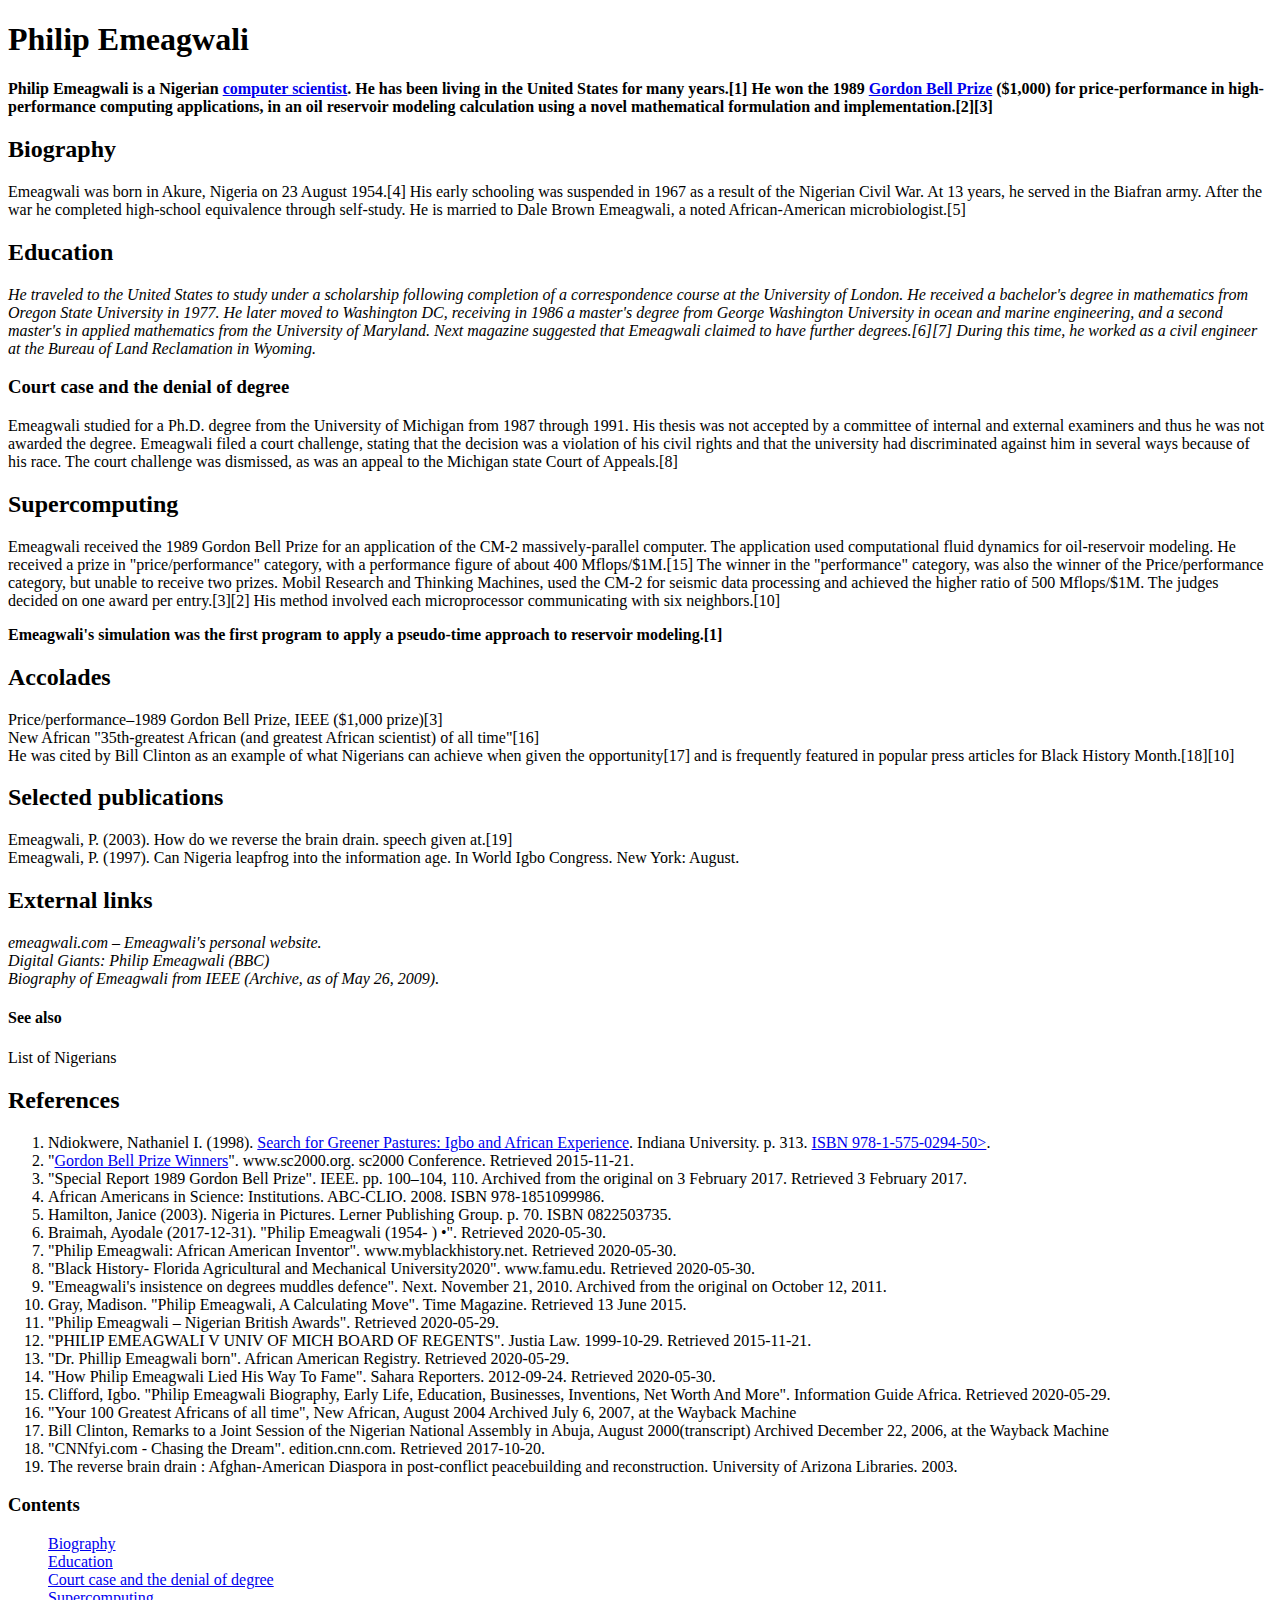
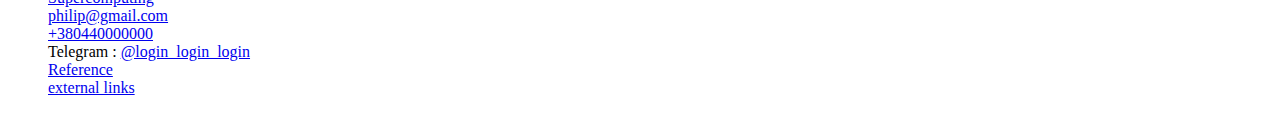
<file: ITEA-HW-1/index.html>
<!DOCTYPE html>
<html lang="en">
  <head>
    <meta charset="UTF-8" />
    <meta http-equiv="X-UA-Compatible" content="IE=edge" />
    <meta name="viewport" content="width=device-width, initial-scale=1.0" />
    <title>HomeWork-1</title>
  </head>
  <body>
    <h1>Philip Emeagwali</h1>
    <p>
      <b
        >Philip Emeagwali is a Nigerian
        <a href="https://en.wikipedia.org/wiki/Computer_scientist"
          >computer scientist</a
        >. He has been living in the United States for many years.[1] He won the
        1989
        <a href="https://en.wikipedia.org/wiki/Gordon_Bell_Prize"
          >Gordon Bell Prize</a
        >
        ($1,000) for price-performance in high-performance computing
        applications, in an oil reservoir modeling calculation using a novel
        mathematical formulation and implementation.[2][3]</b
      >
    </p>

    <h2 id="Biography">Biography</h2>
    <p>
      Emeagwali was born in Akure, Nigeria on 23 August 1954.[4] His early
      schooling was suspended in 1967 as a result of the Nigerian Civil War. At
      13 years, he served in the Biafran army. After the war he completed
      high-school equivalence through self-study. He is married to Dale Brown
      Emeagwali, a noted African-American microbiologist.[5]
    </p>

    <h2 id="Education">Education</h2>
    <p><i>
      He traveled to the United States to study under a scholarship following
      completion of a correspondence course at the University of London. He
      received a bachelor's degree in mathematics from Oregon State University
      in 1977. He later moved to Washington DC, receiving in 1986 a master's
      degree from George Washington University in ocean and marine engineering,
      and a second master's in applied mathematics from the University of
      Maryland. Next magazine suggested that Emeagwali claimed to have further
      degrees.[6][7] During this time, he worked as a civil engineer at the
      Bureau of Land Reclamation in Wyoming.</i>
    </p>

    <h3 id="Court case and degree">Court case and the denial of degree</h3>
    <p>
      Emeagwali studied for a Ph.D. degree from the University of Michigan from
      1987 through 1991. His thesis was not accepted by a committee of internal
      and external examiners and thus he was not awarded the degree. Emeagwali
      filed a court challenge, stating that the decision was a violation of his
      civil rights and that the university had discriminated against him in
      several ways because of his race. The court challenge was dismissed, as
      was an appeal to the Michigan state Court of Appeals.[8]
    </p>

    <h2 id="Supercomputing">Supercomputing</h2>
    <p>
      Emeagwali received the 1989 Gordon Bell Prize for an application of the
      CM-2 massively-parallel computer. The application used computational fluid
      dynamics for oil-reservoir modeling. He received a prize in
      "price/performance" category, with a performance figure of about 400
      Mflops/$1M.[15] The winner in the "performance" category, was also the
      winner of the Price/performance category, but unable to receive two
      prizes. Mobil Research and Thinking Machines, used the CM-2 for seismic
      data processing and achieved the higher ratio of 500 Mflops/$1M. The
      judges decided on one award per entry.[3][2] His method involved each
      microprocessor communicating with six neighbors.[10]
    </p>
    <p>
      <b>Emeagwali's simulation was the first program to apply a pseudo-time
      approach to reservoir modeling.[1]</b>
    </p>

    <h2>Accolades</h2>
<div>Price/performance–1989 Gordon Bell Prize, IEEE ($1,000 prize)[3]</div>
<div>New African "35th-greatest African (and greatest African scientist) of all time"[16]</div>
<div>He was cited by Bill Clinton as an example of what Nigerians can achieve when given the opportunity[17] and is frequently featured in popular press articles for Black History Month.[18][10]</div>

    <h2>Selected publications</h2>
<div>Emeagwali, P. (2003). How do we reverse the brain drain. speech given at.[19]</div>
<div>Emeagwali, P. (1997). Can Nigeria leapfrog into the information age. In World Igbo Congress. New York: August.</div>


    <h2>External links</h2>
<div><i>emeagwali.com – Emeagwali's personal website.</i></div>
<div><i>Digital Giants: Philip Emeagwali (BBC)</i></div>
<div><i>Biography of Emeagwali from IEEE (Archive, as of May 26, 2009).</i></div>


    <h4>See also</h4>
    <p>List of Nigerians</p>

    <h2 id="Reference">References</h2>
    <ol>
      <li>
        Ndiokwere, Nathaniel I. (1998). <a href="#"> Search for Greener Pastures: Igbo and
        African Experience</a>. Indiana University. p. 313. <a href="#">ISBN 978-1-575-0294-50></a>.
      </li>
      <li>
        "<a href="https://en.wikipedia.org/wiki/Gordon_Bell_Prize">Gordon Bell Prize Winners</a>". www.sc2000.org. sc2000 Conference.
        Retrieved 2015-11-21.
      </li>
      <li>
        "Special Report 1989 Gordon Bell Prize". IEEE. pp. 100–104, 110.
        Archived from the original on 3 February 2017. Retrieved 3 February
        2017.
      </li>
      <li>
        African Americans in Science: Institutions. ABC-CLIO. 2008. ISBN
        978-1851099986.
      </li>
      <li>
        Hamilton, Janice (2003). Nigeria in Pictures. Lerner Publishing Group.
        p. 70. ISBN 0822503735.
      </li>
      <li>
        Braimah, Ayodale (2017-12-31). "Philip Emeagwali (1954- ) •". Retrieved
        2020-05-30.
      </li>
      <li>
        "Philip Emeagwali: African American Inventor". www.myblackhistory.net.
        Retrieved 2020-05-30.
      </li>
      <li>
        "Black History- Florida Agricultural and Mechanical University2020".
        www.famu.edu. Retrieved 2020-05-30.
      </li>
      <li>
        "Emeagwali's insistence on degrees muddles defence". Next. November 21,
        2010. Archived from the original on October 12, 2011.
      </li>
      <li>
        Gray, Madison. "Philip Emeagwali, A Calculating Move". Time Magazine.
        Retrieved 13 June 2015.
      </li>
      <li>
        "Philip Emeagwali – Nigerian British Awards". Retrieved 2020-05-29.
      </li>
      <li>
        "PHILIP EMEAGWALI V UNIV OF MICH BOARD OF REGENTS". Justia Law.
        1999-10-29. Retrieved 2015-11-21.
      </li>
      <li>
        "Dr. Phillip Emeagwali born". African American Registry. Retrieved
        2020-05-29.
      </li>
      <li>
        "How Philip Emeagwali Lied His Way To Fame". Sahara Reporters.
        2012-09-24. Retrieved 2020-05-30.
      </li>
      <li>
        Clifford, Igbo. "Philip Emeagwali Biography, Early Life, Education,
        Businesses, Inventions, Net Worth And More". Information Guide Africa.
        Retrieved 2020-05-29.
      </li>
      <li>
        "Your 100 Greatest Africans of all time", New African, August 2004
        Archived July 6, 2007, at the Wayback Machine
      </li>
      <li>
        Bill Clinton, Remarks to a Joint Session of the Nigerian National
        Assembly in Abuja, August 2000(transcript) Archived December 22, 2006,
        at the Wayback Machine
      </li>
      <li>
        "CNNfyi.com - Chasing the Dream". edition.cnn.com. Retrieved 2017-10-20.
      </li>
      <li>
        The reverse brain drain : Afghan-American Diaspora in post-conflict
        peacebuilding and reconstruction. University of Arizona Libraries. 2003.
      </li>
    </ol>

    <h3>Contents</h3>
<ul style="list-style-type:none">
    <li><a href="#Biography">Biography</a></li>
    <li><a href="#Education">Education</a></li>
    <li><a href="#Court case and degree">Court case and the denial of degree</a> </li>
    <li><a href="#Supercomputing">Supercomputing</a> </li>
    <li><a href="mailto:philip@gmail.com">philip@gmail.com</a></li>
    <li><a href="tel:+380440000000">+380440000000</a></li>
    <li>Telegram : <a href="//t.me/login_login_login">@login_login_login</a></li>
    <li><a href="#Reference">Reference</a></li>
    <li><a href="#">external links</a></li>
</ul>
  </body>
</html>
</file>
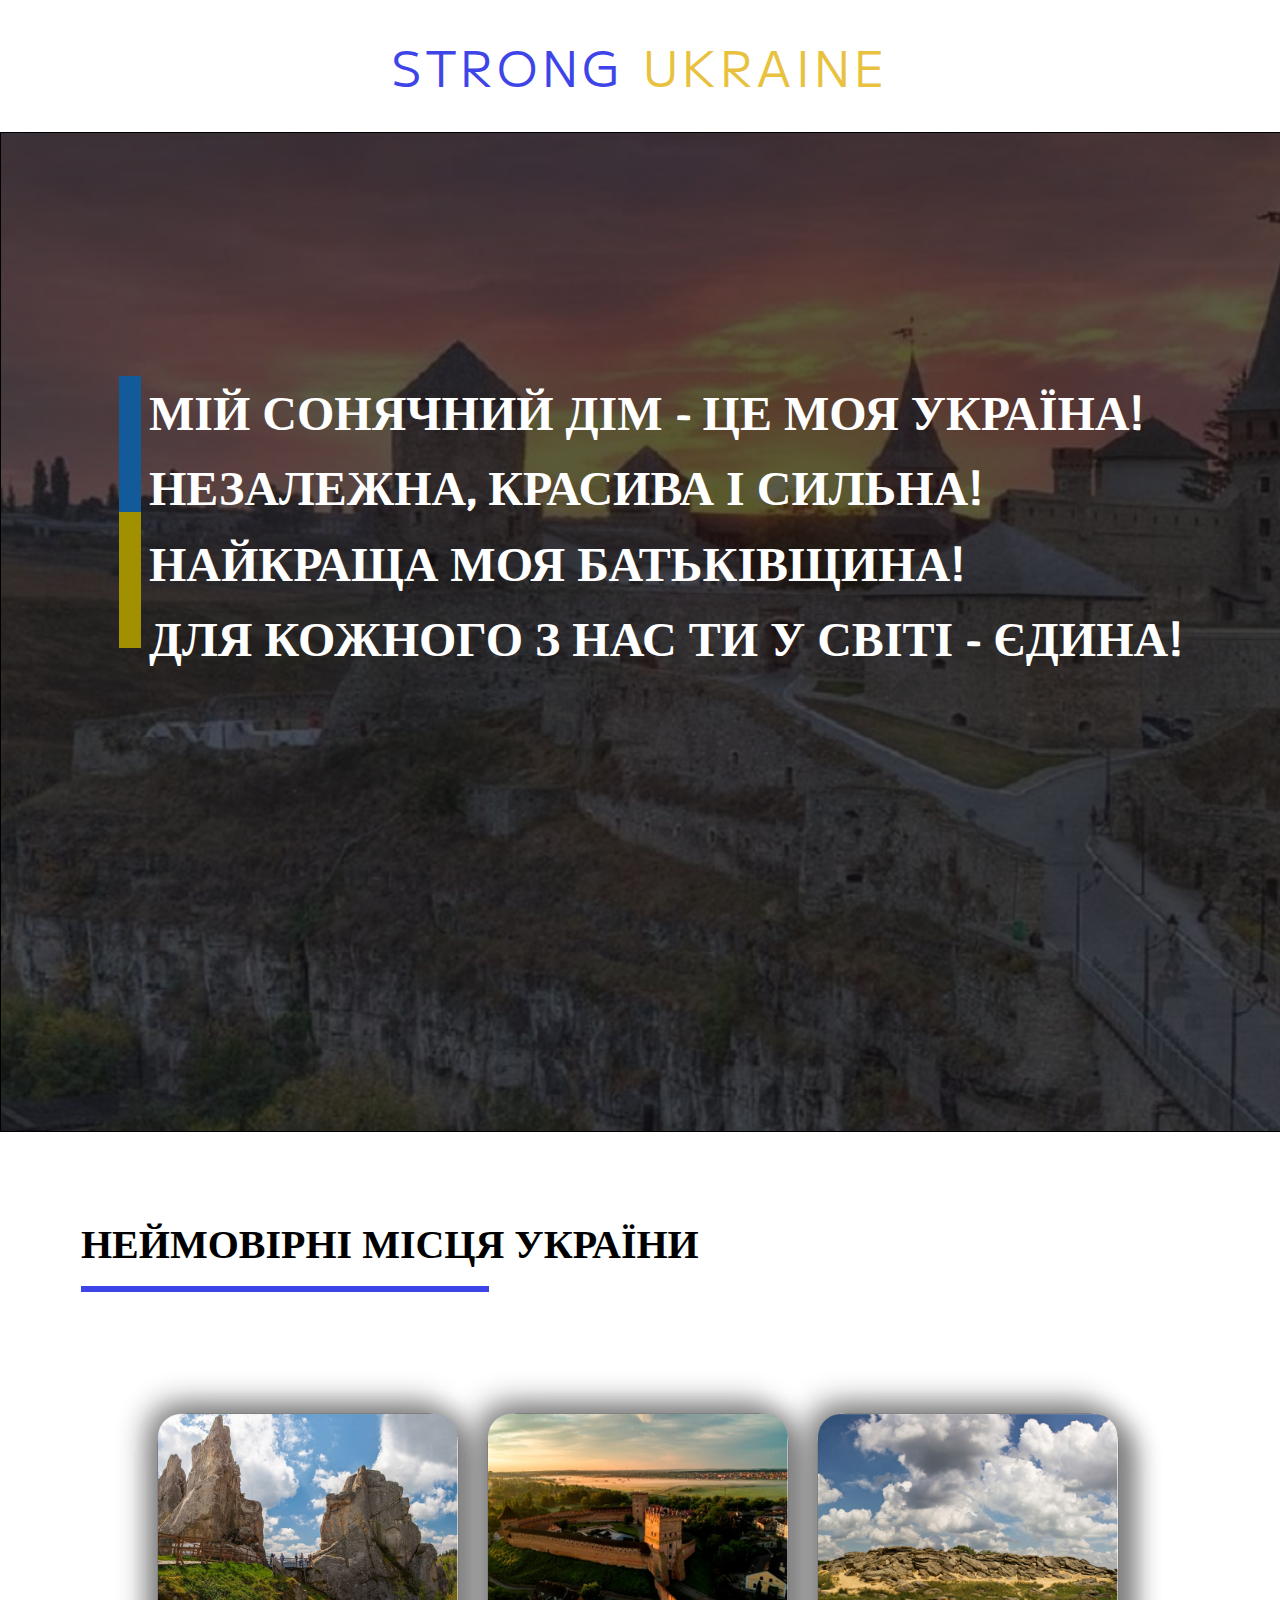
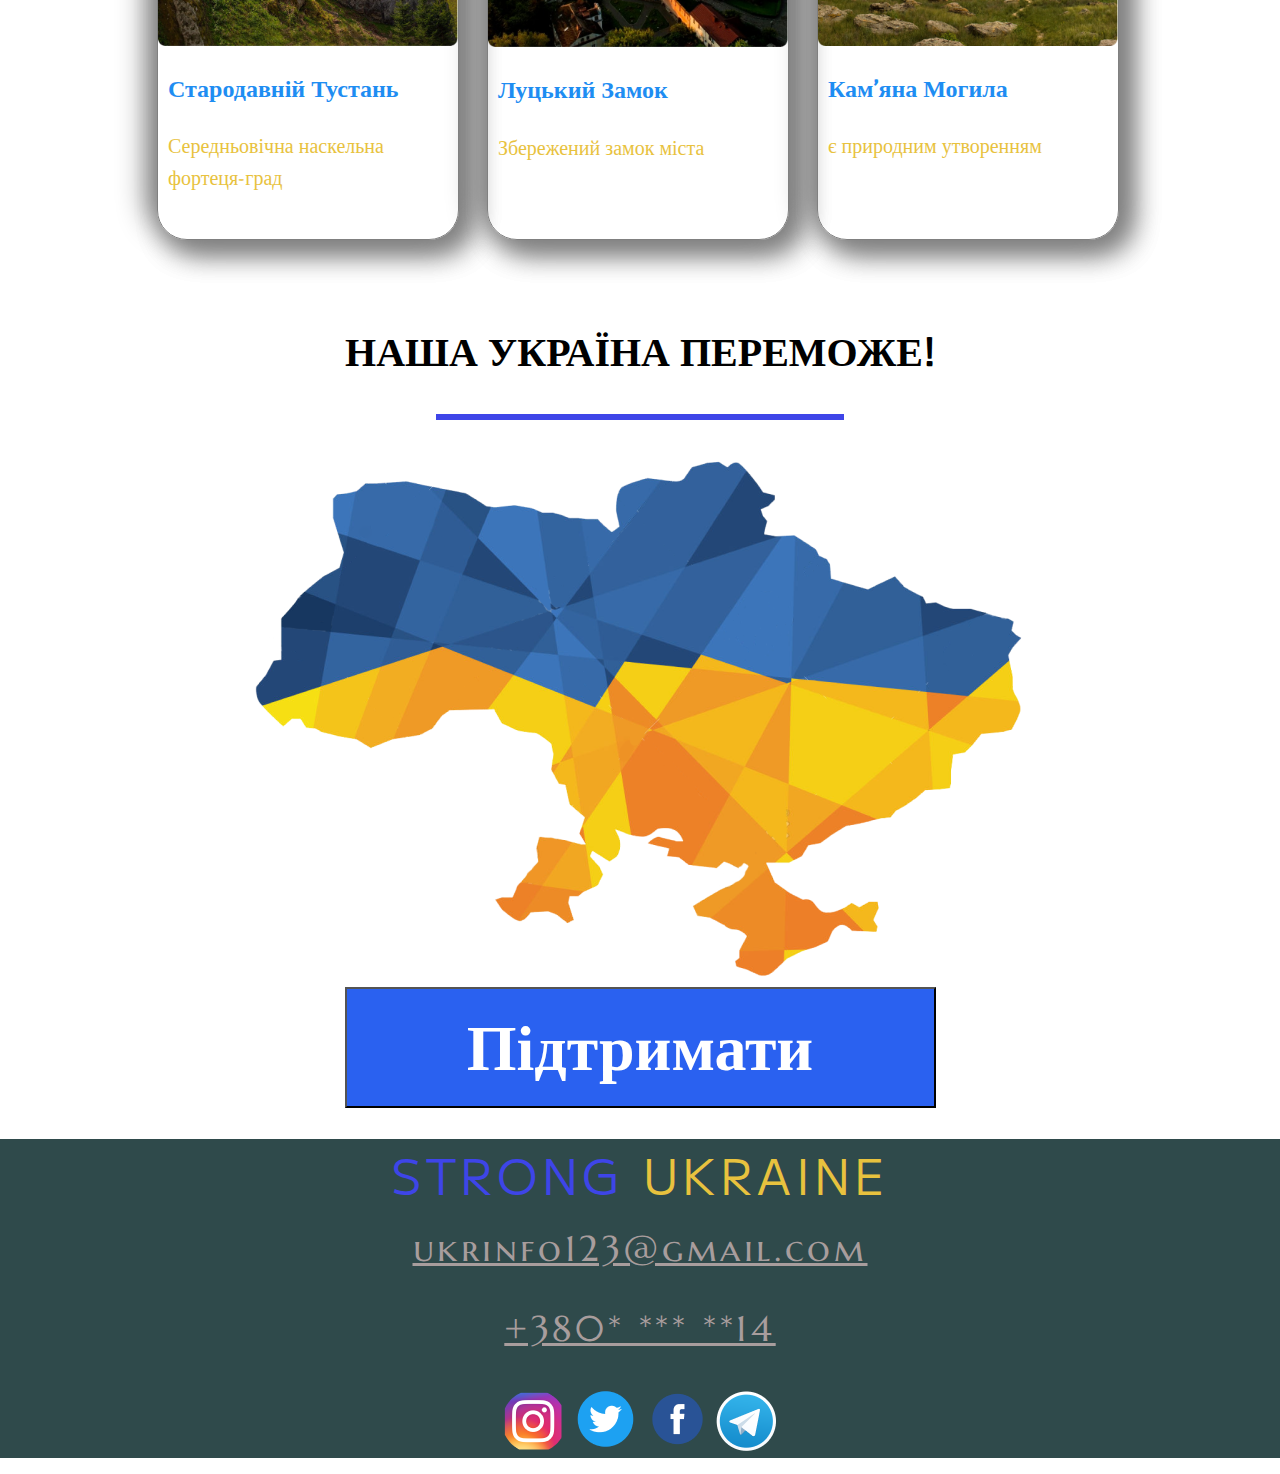
<file: ITEA-HW-3/index.html>
<!DOCTYPE html>
<html lang="uk">
  <head>
    <meta charset="UTF-8" />
    <meta http-equiv="X-UA-Compatible" content="IE=edge" />
    <meta name="viewport" content="width=device-width, initial-scale=1.0" />
    <title>STRONG UKRAINE</title>
    <link
      href="https://fonts.googleapis.com/css2?family=Inika:wght@400;700&family=M+PLUS+1&family=Marcellus+SC&display=swap"
      rel="stylesheet"
    />
    <link rel="stylesheet" href="./css/style.css" />
  </head>
  <body>
    <!-- Header -->
    <div class="header">
      <span class="blue uppercase">STRONG</span>
      <span class="yellow"> UKRAINE</span>
    </div>

    <!-- Banner -->
    <div class="banner">
      <p class="banner-content uppercase">
        МІЙ СОНЯЧНИЙ ДІМ - ЦЕ МОЯ УКРАЇНА!<br />
        НЕЗАЛЕЖНА, КРАСИВА І СИЛЬНА!<br />
        НАЙКРАЩА МОЯ БАТЬКІВЩИНА!<br />
        ДЛЯ КОЖНОГО З НАС ТИ У СВІТІ - ЄДИНА!
      </p>
    </div>

    <!-- Main content -->
    <div class="main-content">
      <h2 class="uppercase">НЕЙМОВІРНІ МІСЦЯ УКРАЇНИ</h2>
      <div class="underline"></div>
      <ul class="places">
        <li class="list-place">
          <img
            src="./img/Tustan.png"
            alt="Стародавній Тустань"
            class="img-place"
          />
          <h3>Стародавній Тустань</h3>
          <p>Середньовічна наскельна фортеця-град</p>
        </li>
        <li class="list-place">
          <img src="./img/Lutsk.png" alt="Луцький Замок" class="img-place" />
          <h3>Луцький Замок</h3>
          <p>Збережений замок міста</p>
        </li>
        <li class="list-place">
          <img src="./img/Kmyana.png" alt="Кам’яна Могила" class="img-place" />
          <h3>Кам’яна Могила</h3>
          <p>є природним утворенням</p>
        </li>
      </ul>
    </div>

    <!-- additional content -->
    <h2 class="uppercase text-center">НАША УКРАЇНА ПЕРЕМОЖЕ!</h2>
    <div class="underline line-center"></div>

    <img src="./img/Map.png" />
    <button>Підтримати</button>

    <!-- footer -->
    <footer>
      <div class="footer">
        <span class="blue uppercase">STRONG</span>
        <span class="yellow"> UKRAINE</span>
      </div>
      <div class="contact">
        <a href="mailto:ukrinfo123@gmail.com">ukrinfo123@gmail.com</a>
      </div>
      <div class="contact">
        <a href="tel:+380* *** **14">+380* *** **14</a>
      </div>
      <div class="list-network">
        <ul>
          <li>
            <a href="https://www.instagram.com" target="_blank">
              <img src="./img/Instagram.png" alt="Інстаграм" />
            </a>
          </li>
          <li>
            <a href="https://twiter.com" target="_blank">
              <img src="./img/Twiter.png" alt="Твітер" />
            </a>
          </li>
          <li>
            <a href="https://facebook.com" target="_blank">
              <img src="./img/Facebook.png" alt="Фейсбук" />
            </a>
          </li>
          <li>
            <a
              href="tg://resolve?domain=@login_login_login'>@login_login_login"
              target="_blank"
            >
              <img src="./img/Telegram.png" alt="Телеграм" />
            </a>
          </li>
        </ul>
      </div>
    </footer>
  </body>
</html>
</file>
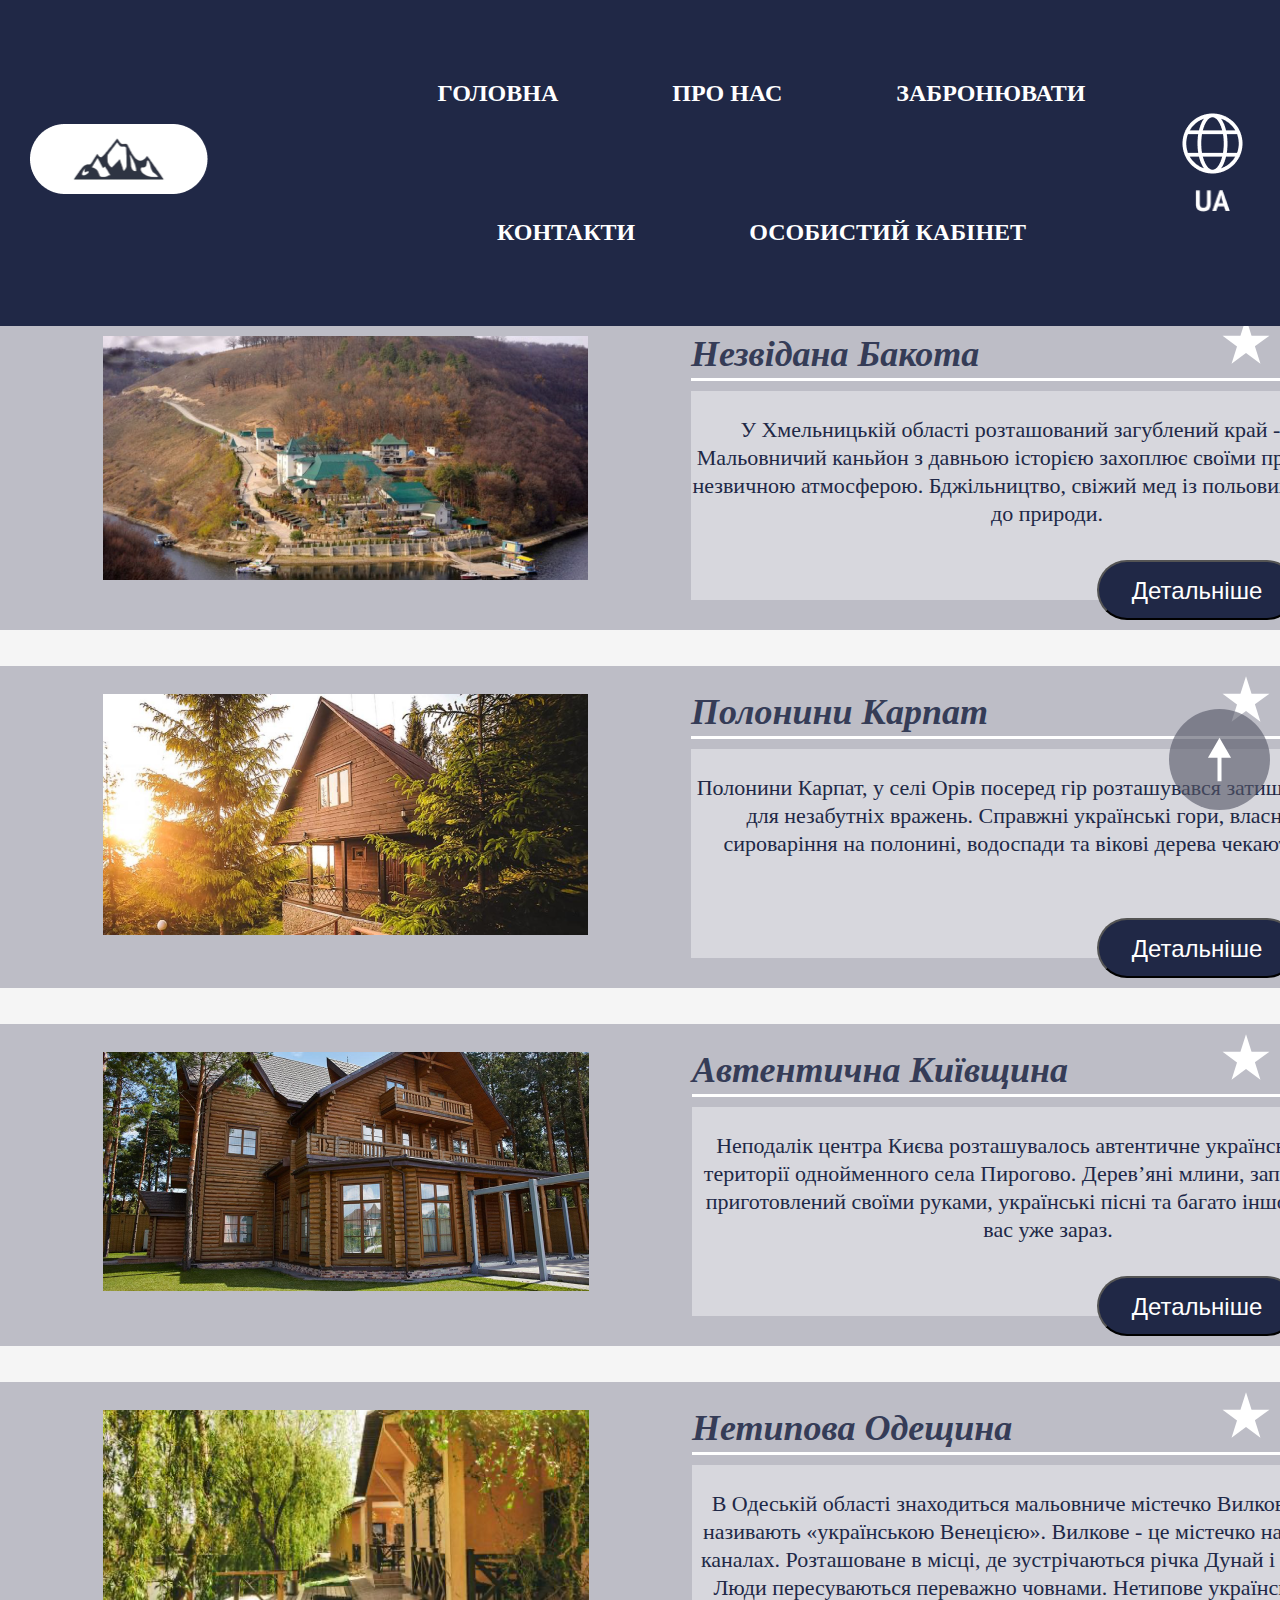
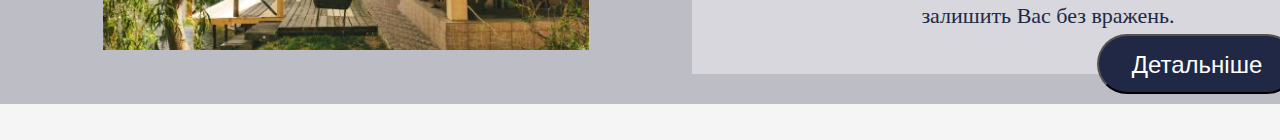
<file: ITEA-HW-4/index.html>
<!DOCTYPE html>
<html lang="uk">
  <head>
    <meta charset="UTF-8" />
    <meta http-equiv="X-UA-Compatible" content="IE=edge" />
    <meta name="viewport" content="width=device-width, initial-scale=1.0" />
    <title>Бронювання будинків</title>
    <link rel="icon" type="image/x-icon" href="./img/favicon.png" />
    <link rel="stylesheet" href="./css/style.css" />
  </head>
  <body>
    <!-- Header -->
    <header>
      <div class="header">
        <!-- LOGO -->
        <div class="logo">
          <a href="#">
            <img src="./img/favicon.png" alt="logo" width="178" />
          </a>
        </div>

        <!-- Navigation -->
        <nav>
          <ul class="uppercase">
            <li>ГОЛОВНА</li>
            <li>ПРО НАС</li>
            <li>ЗАБРОНЮВАТИ</li>
            <li>КОНТАКТИ</li>
            <li>ОСОБИСТИЙ КАБІНЕТ</li>
          </ul>
        </nav>
        <!-- nav images -->
        <div class="lang"> 
          <img src="./img/globe.png" alt="globe" width="75" />
          <img src="./img/UA.png" alt="language switcher" width="35" />
        </div>
      </div>
    </header>

    <!-- Main content-->
    <main>
      <div class="content">
        <h1 class="italic">Забронювати будиночок</h1>
        <h2 id="choose-place">Оберіть місцерозташування</h2>
      </div>

      <!-- Card#1 -->
      <div class="card">
        <svg
          width="48"
          height="46"
          viewBox="0 0 48 46"
          fill="none"
          xmlns="http://www.w3.org/2000/svg"
        >
          <path
            d="M47.4375 17.6875H29.5469L24 0.34375L18.4531 17.6875H0.5625L15.0156 28.3906L9.54688 45.6562L24 34.9531L38.4531 45.6562L32.9062 28.3125L47.4375 17.6875Z"
            fill="white"
          />
        </svg>

        <div class="card-img">
          <img src="./img/Bakota.png" alt="Незвідана Бакота" />
        </div>
        <div class="card-description">
          <h3 class="italic">Незвідана Бакота</h3>
          <div class="line"></div>
          <p>
            У Хмельницькій області розташований загублений край - Бакота.
            Мальовничий каньйон з давньою історією захоплює своїми просторами та
            незвичною атмосферою. Бджільництво, свіжий мед із польових трав,
            дотик до природи.
          </p>
          <div class="button">
            <button>Детальніше</button>
          </div>
        </div>
      </div>

      <!-- Card#2 -->
      <div class="card">
        <svg
          width="48"
          height="46"
          viewBox="0 0 48 46"
          fill="none"
          xmlns="http://www.w3.org/2000/svg"
        >
          <path
            d="M47.4375 17.6875H29.5469L24 0.34375L18.4531 17.6875H0.5625L15.0156 28.3906L9.54688 45.6562L24 34.9531L38.4531 45.6562L32.9062 28.3125L47.4375 17.6875Z"
            fill="white"
          />
        </svg>
        <div class="card-img">
          <img src="./img/Karpaty.png" alt="Полонини Карпат" />
        </div>
        <div class="card-descrition">
          <h3 class="italic">Полонини Карпат</h3>
          <div class="line"></div>
          <p>
            Полонини Карпат, у селі Орів посеред гір розташувався затишний
            куточок для незабутніх вражень. Справжні українські гори,
            власноручне сироваріння на полонині, водоспади та вікові дерева
            чекають на Вас.
          </p>
          <div class="button">
            <button>Детальніше</button>
          </div>
        </div>
      </div>

      <!-- Card#3 -->
      <div class="card">
        <svg
          width="48"
          height="46"
          viewBox="0 0 48 46"
          fill="none"
          xmlns="http://www.w3.org/2000/svg"
        >
          <path
            d="M47.4375 17.6875H29.5469L24 0.34375L18.4531 17.6875H0.5625L15.0156 28.3906L9.54688 45.6562L24 34.9531L38.4531 45.6562L32.9062 28.3125L47.4375 17.6875Z"
            fill="white"
          />
        </svg>
        <div class="card-img">
          <img src="./img/Kyiv.png" alt="Автентична Київщина" />
        </div>
        <div class="card-desscription">
          <h3 class="italic">Автентична Київщина</h3>
          <div class="line"></div>
          <p>
            Неподалік центра Києва розташувалось автентичне українське село на
            території однойменного села Пирогово. Дерев’яні млини, запашний
            хліб, приготовлений своїми руками, українські пісні та багато іншого
            чекає на вас уже зараз.
          </p>
          <div class="button">
            <button>Детальніше</button>
          </div>
        </div>
      </div>

      <!-- Card#4 -->
      <div class="card">
        <svg
          width="48"
          height="46"
          viewBox="0 0 48 46"
          fill="none"
          xmlns="http://www.w3.org/2000/svg"
        >
          <path
            d="M47.4375 17.6875H29.5469L24 0.34375L18.4531 17.6875H0.5625L15.0156 28.3906L9.54688 45.6562L24 34.9531L38.4531 45.6562L32.9062 28.3125L47.4375 17.6875Z"
            fill="white"
          />
        </svg>
        <div class="card-img">
          <img src="./img/Odesa.png" alt="Нетипова Одещина" />
        </div>
        <div class="card-description">
          <h3 class="italic">Нетипова Одещина</h3>
          <div class="line"></div>
          <p>
            В Одеській області знаходиться мальовниче містечко Вилкове. Його ще
            називають «українською Венецією». Вилкове - це містечко на воді,
            весь в каналах. Розташоване в місці, де зустрічаються річка Дунай і
            Чорне море. Люди пересуваються переважно човнами. Нетипове
            українське село не залишить Вас без вражень.
          </p>
          <div class="button">
            <button>Детальніше</button>
          </div>
        </div>
      </div>

      <div class="fixed">
        <a href="#choose-place">
          <svg
            width="101"
            height="101"
            viewBox="0 0 101 101"
            fill="none"
            xmlns="http://www.w3.org/2000/svg"
          >
            <circle
              cx="50.5"
              cy="50.5"
              r="50.5"
              fill="#555768"
              fill-opacity="0.62"
            />
            <path
              d="M50.5 28.8572L38.953 48.8572H62.047L50.5 28.8572ZM52.5 72.1429V46.8572H48.5V72.1429H52.5Z"
              fill="white"
            />
          </svg>
        </a>
      </div>
    </main>
  </body>
</html>
</file>
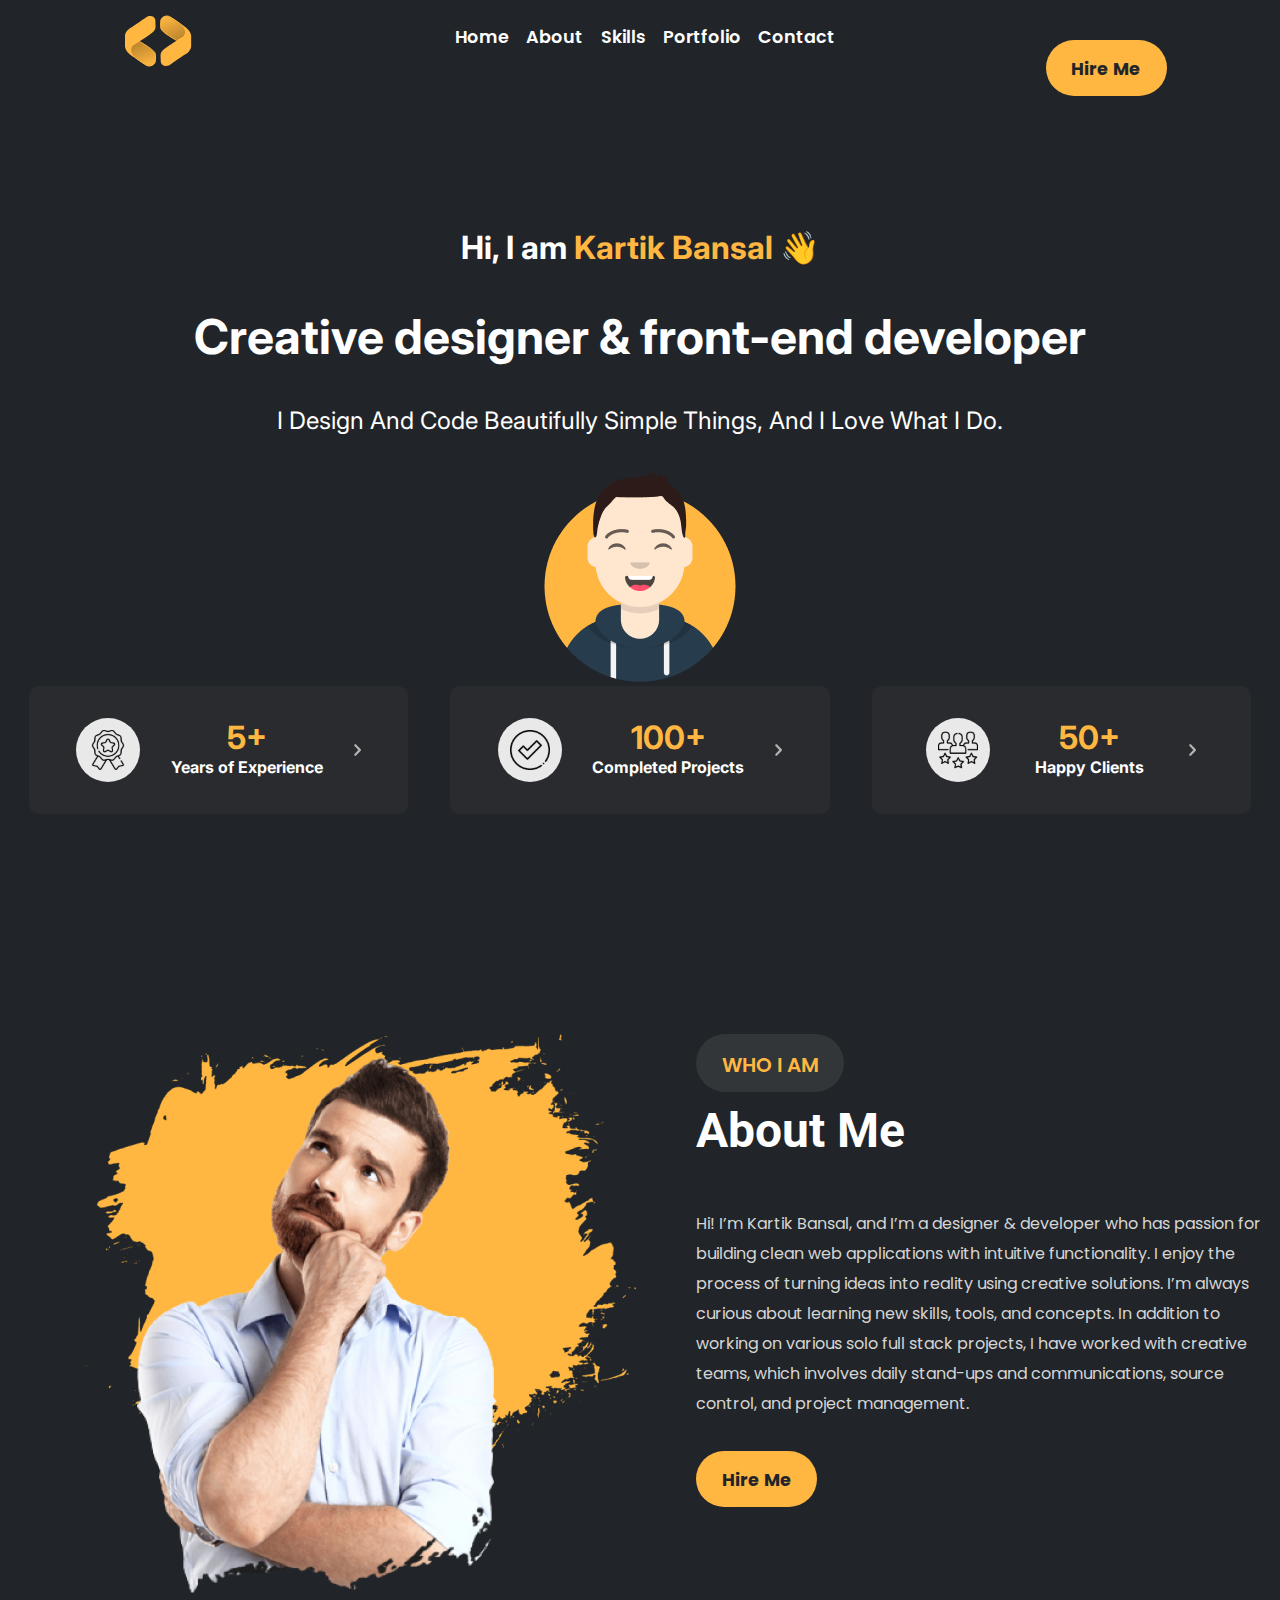
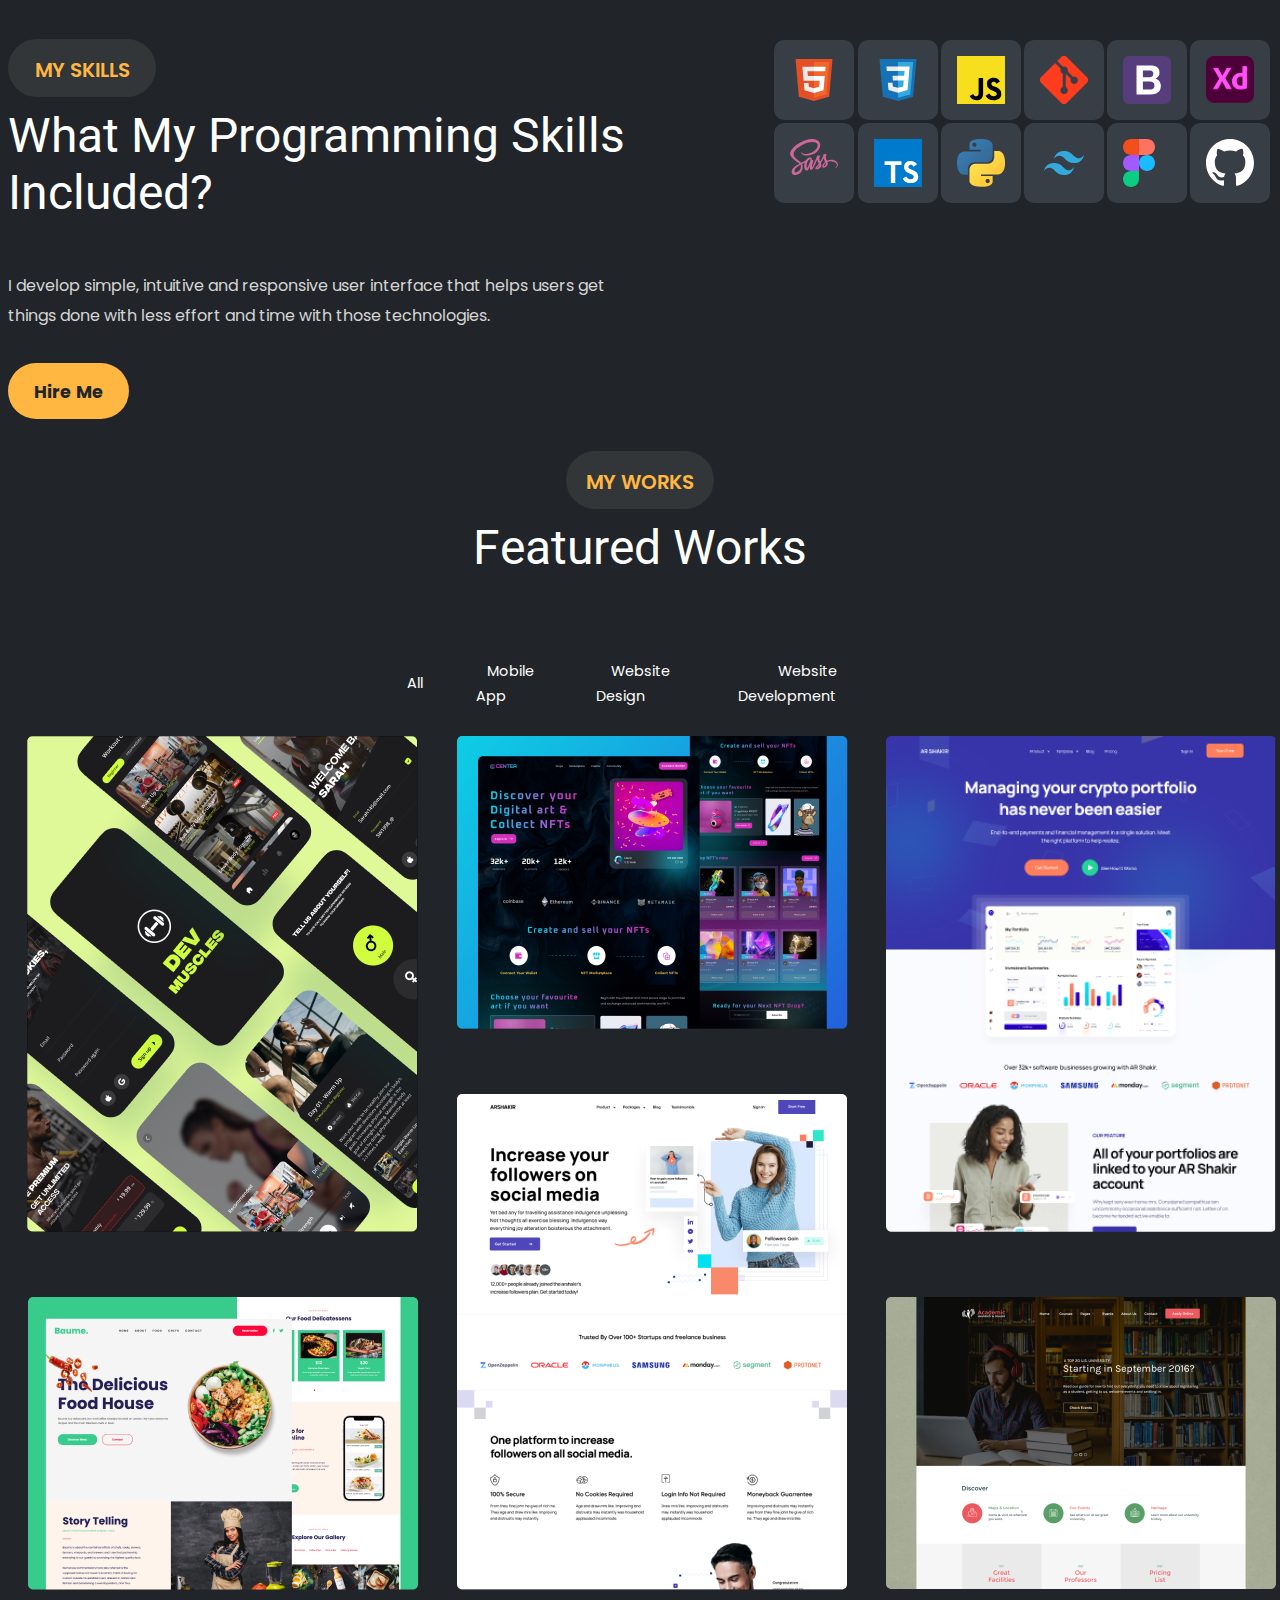
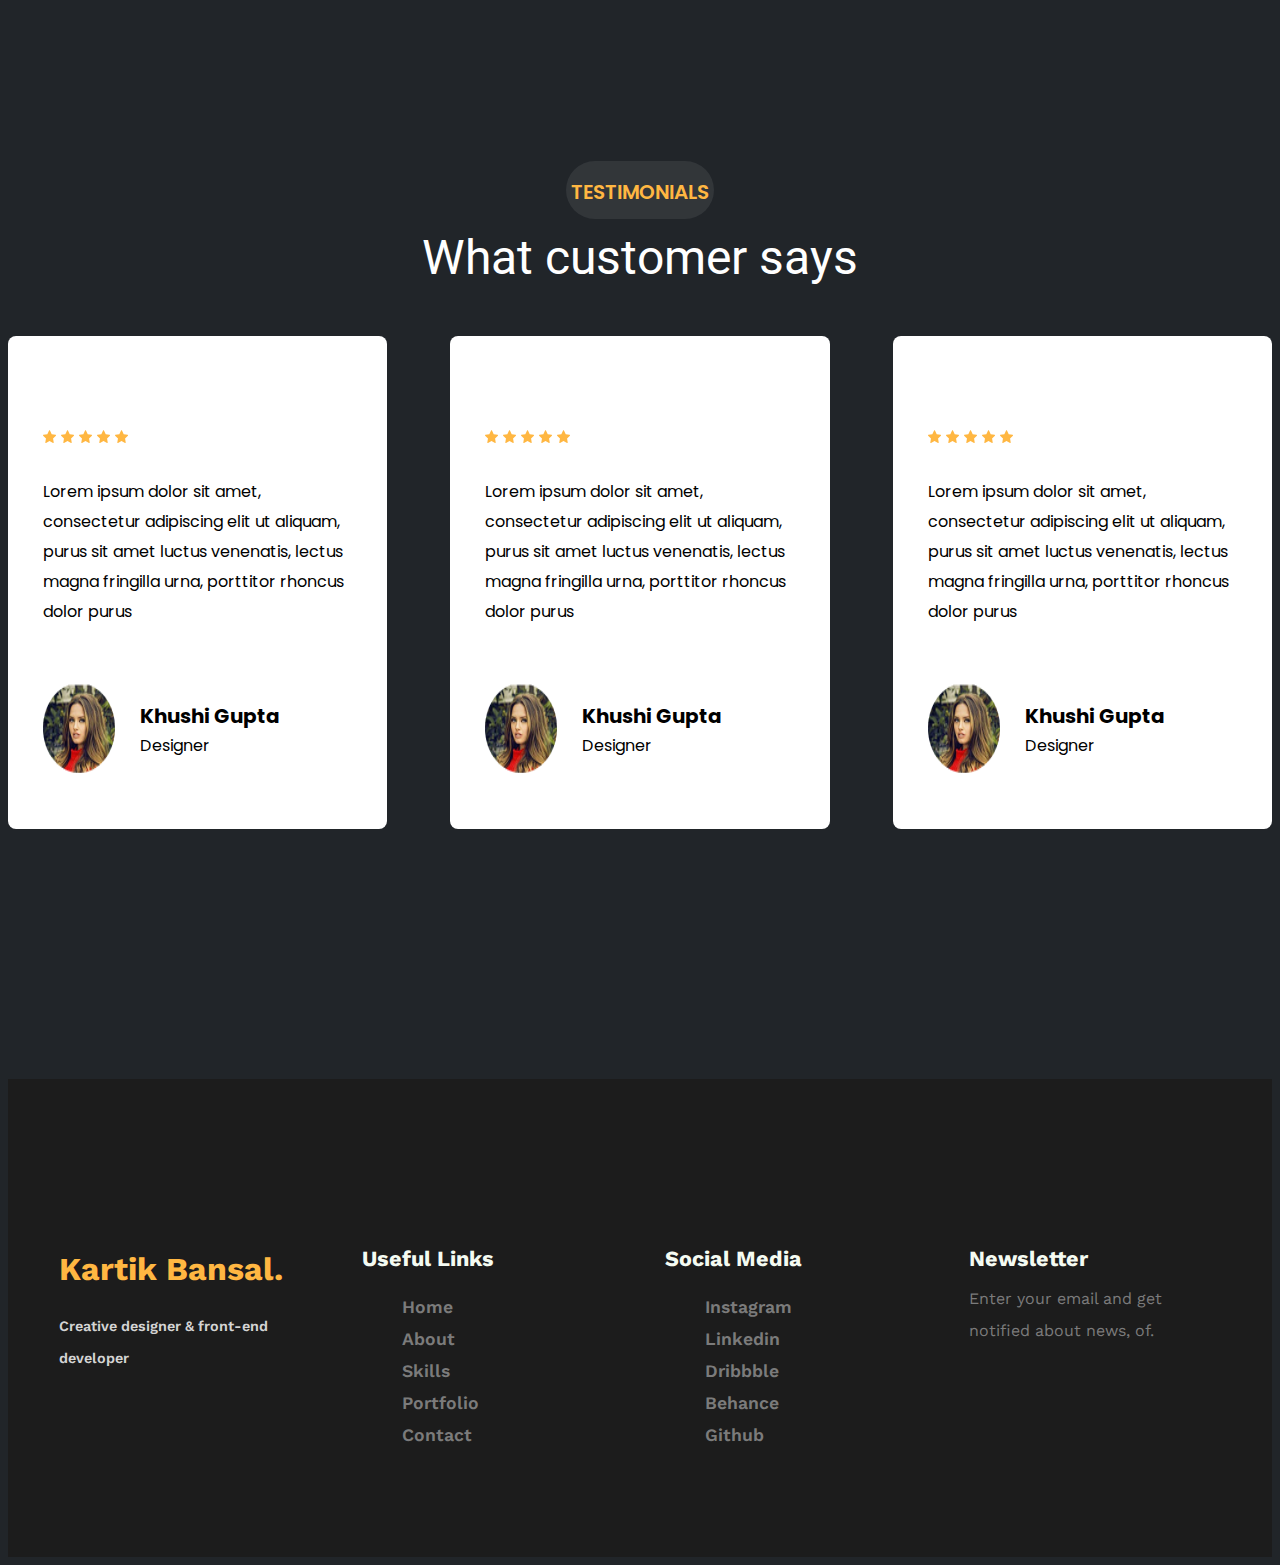
<file: ITEA-HW-5/index.html>
<!DOCTYPE html>
<html lang="en">
  <head>
    <meta charset="UTF-8" />
    <meta http-equiv="X-UA-Compatible" content="IE=edge" />
    <meta name="viewport" content="width=device-width, initial-scale=1.0" />
    <title>Kartik Bansal</title>
    <!-- normalize css -->
    <link
      rel="stylesheet"
      href="https://necolas.github.io/normalize.css/8.0.1/normalize.css"
    />
    <!-- font-family -->
    <link rel="preconnect" href="https://fonts.googleapis.com" />
    <link rel="preconnect" href="https://fonts.gstatic.com" crossorigin />
    <link
      href="https://fonts.googleapis.com/css2?family=Inter:wght@400;700&family=Poppins:wght@400;600;700&family=Roboto:wght@700&family=Work+Sans:wght@500;600;700&display=swap"
      rel="stylesheet"
    />
    <!-- css styles -->
    <link rel="stylesheet" href="./css/style.css" />
  </head>
  <body>
    <header>
      <div class="header">
        <div class="logo">
          <a href="/">
            <img src="./img/logo.svg" alt="logo" />
          </a>
        </div>

        <ul class="nav">
          <li class="link"><a href="#">Home</a></li>
          <li class="link"><a href="#">about</a></li>
          <li class="link"><a href="#">skills</a></li>
          <li class="link"><a href="#">portfolio</a></li>
          <li class="link"><a href="#">contact</a></li>
        </ul>

        <div class="btn">
          <a href="#">Hire Me</a>
        </div>
      </div>
    </header>
    <main>
      <!-- descrition -->
      <section class="description">
        <h1 class="description__h1">Hi, I am <span>Kartik Bansal</span> 👋</h1>
        <h2 class="description__h2">Creative designer & front-end developer</h2>
        <p>
          I design and code beautifully simple things, and I love what I do.
        </p>
        <img src="./img/Avatar.png" alt="Avatar" />
      </section>

      <!-- cards -->
      <section class="cards">
        <div class="card">
          <img src="./img/img1.svg" alt="image1" />
          <div>
            <div>5+</div>
            <div>Years of Experience</div>
          </div>
          <img src="./img/arrow.svg" />
        </div>
        <div class="card">
          <img src="./img/img2.svg" alt="image2" />
          <div>
            <div>100+</div>
            <div>Completed Projects</div>
          </div>
          <img src="./img/arrow.svg" />
        </div>
        <div class="card">
          <img src="./img/img3.svg" alt="image3" />
          <div>
            <div>50+</div>
            <div>Happy Clients</div>
          </div>
          <img src="./img/arrow.svg" />
        </div>
      </section>

      <!-- main -->
      <section class="about-me">
        <div>
          <img src="./img/photo.png" alt="My photo" />
        </div>
        <div>
          <div class="main__h1">Who I am</div>
          <h2 class="main__h2">About Me</h2>
          <p class="main__p">
            Hi! I’m Kartik Bansal, and I’m a designer & developer who has
            passion for building clean web applications with intuitive
            functionality. I enjoy the process of turning ideas into reality
            using creative solutions. I’m always curious about learning new
            skills, tools, and concepts. In addition to working on various solo
            full stack projects, I have worked with creative teams, which
            involves daily stand-ups and communications, source control, and
            project management.
          </p>
          <div class="btn"><a href="#">Hire Me</a></div>
        </div>
      </section>

      <!-- skills -->
      <section class="skills">
        <div class="skill">
          <div class="main__h1">MY skills</div>
          <div class="main__h2">What My Programming Skills Included?</div>
          <p class="main__p">
            I develop simple, intuitive and responsive user interface that helps
            users get things done with less effort and time with those
            technologies.
          </p>
          <div class="btn"><a href="#">Hire Me</a></div>
        </div>
        <div class="skill">
          <div class="techs">
            <div>
              <div class="tech"><img src="./img/html.svg" alt="html" /></div>
              <div class="tech">
                <img src="./img/vscode.svg" alt="VSCode" />
              </div>
              <div class="tech">
                <img src="./img/JS.svg" alt="JavaScript" />
              </div>
              <div class="tech">
                <img src="./img/pic4.svg" alt="some tech" />
              </div>
              <div class="tech">
                <img src="./img/bootstrap.svg" alt="bootstrap" />
              </div>
              <div class="tech"><img src="./img/XD.svg" alt="Xd" /></div>
            </div>
            <div>
              <div class="tech"><img src="./img/sass.svg" alt="sass" /></div>
              <div class="tech">
                <img src="./img/typescript.svg" alt="typescript" />
              </div>
              <div class="tech">
                <img src="./img/python.svg" alt="python" />
              </div>
              <div class="tech">
                <img src="./img/tailwind.svg" alt="tailwind" />
              </div>
              <div class="tech"><img src="./img/figma.svg" alt="figma" /></div>
              <div class="tech">
                <img src="./img/github.svg" alt="github" />
              </div>
            </div>
          </div>
        </div>
      </section>

      <!-- My works -->
      <section class="works">
        <div class="main__h1">my works</div>
        <div class="main__h2">Featured Works</div>
        <div class="works-nav">
          <div class="work-nav">
            <a href="#">All</a>
          </div>
          <div class="work-nav">
            <a href="#">Mobile App</a>
          </div>
          <div class="work-nav">
            <a href="#">Website Design</a>
          </div>
          <div class="work-nav">
            <a href="#">Website Development</a>
          </div>
        </div>

        <div class="works-pic">
          <div class="work-pic">
            <img src="./img/work1.png" alt="work 1" />
            <img src="./img/work2.png" alt="work 2" />
          </div>
          <div class="work-pic">
            <img src="./img/work3.png" alt="work 3" />
            <img src="./img/work4.png" alt="work 4" />
          </div>
          <div class="work-pic">
            <img src="./img/work5.png" alt="work 5" />
            <img src="./img/work6.png" alt="work 6" />
          </div>
        </div>
      </section>

      <!-- Feedback -->
      <section class="testimonials">
        <div class="main__h1">testimonials</div>
        <div class="main__h2">What customer says</div>
        <div class="feedbacks">
          <div class="feedback">
            <div class="img">
              <img src="./img/star.svg" alt="star" />
              <img src="./img/star.svg" alt="star" />
              <img src="./img/star.svg" alt="star" />
              <img src="./img/star.svg" alt="star" />
              <img src="./img/star.svg" alt="star" />
            </div>
            <p class="main__p">
              Lorem ipsum dolor sit amet, consectetur adipiscing elit ut
              aliquam, purus sit amet luctus venenatis, lectus magna fringilla
              urna, porttitor rhoncus dolor purus
            </p>
            <div class="person">
              <img
                src="./img/feedback-photo1.png"
                alt="Photo of Khushi Gupta"
              />
              <p>
                <span>Khushi Gupta </span><br />
                Designer
              </p>
            </div>
          </div>
          <div class="feedback">
            <div class="img">
              <img src="./img/star.svg" alt="star" />
              <img src="./img/star.svg" alt="star" />
              <img src="./img/star.svg" alt="star" />
              <img src="./img/star.svg" alt="star" />
              <img src="./img/star.svg" alt="star" />
            </div>
            <p class="main__p">
              Lorem ipsum dolor sit amet, consectetur adipiscing elit ut
              aliquam, purus sit amet luctus venenatis, lectus magna fringilla
              urna, porttitor rhoncus dolor purus
            </p>
            <div class="person">
              <img
                src="./img/feedback-photo1.png"
                alt="Photo of Khushi Gupta"
              />
              <p>
                <span>Khushi Gupta </span><br />
                Designer
              </p>
            </div>
          </div>
          <div class="feedback">
            <div class="img">
              <img src="./img/star.svg" alt="star" />
              <img src="./img/star.svg" alt="star" />
              <img src="./img/star.svg" alt="star" />
              <img src="./img/star.svg" alt="star" />
              <img src="./img/star.svg" alt="star" />
            </div>
            <p class="main__p">
              Lorem ipsum dolor sit amet, consectetur adipiscing elit ut
              aliquam, purus sit amet luctus venenatis, lectus magna fringilla
              urna, porttitor rhoncus dolor purus
            </p>
            <div class="person">
              <img
                src="./img/feedback-photo1.png"
                alt="Photo of Khushi Gupta"
              />
              <p>
                <span>Khushi Gupta </span><br />
                Designer
              </p>
            </div>
          </div>
        </div>
      </section>
    </main>

    <!-- FOOTER -->

    <footer class="footer">
      <div class="footer_nav">
        <h1 class="description__h1"><span>Kartik Bansal.</span></h1>
        <p class="footer__p">Creative designer & front-end developer</p>
      </div>
      <div class="footer_nav">
        <h1 class="nav__h1">Useful Links</h1>
        <ul class="nav">
          <li class="link"><a href="#">Home</a></li>
          <li class="link"><a href="#">about</a></li>
          <li class="link"><a href="#">skills</a></li>
          <li class="link"><a href="#">portfolio</a></li>
          <li class="link"><a href="#">contact</a></li>
        </ul>
      </div>
      <div class="footer_nav">
        <h1 class="nav__h1">Social Media</h1>
        <ul class="nav">
          <li class="link"><a href="#">Instagram</a></li>
          <li class="link"><a href="#">linkedin</a></li>
          <li class="link"><a href="#">Dribbble</a></li>
          <li class="link"><a href="#">Behance</a></li>
          <li class="link"><a href="#">Github</a></li>
        </ul>
      </div>
      <div class="footer_nav">
        <h1 class="nav__h1 news">Newsletter</h1>
        <p class="news">Enter your email and get notified about news, of.</p>
      </div>
    </footer>
  </body>
</html>
</file>
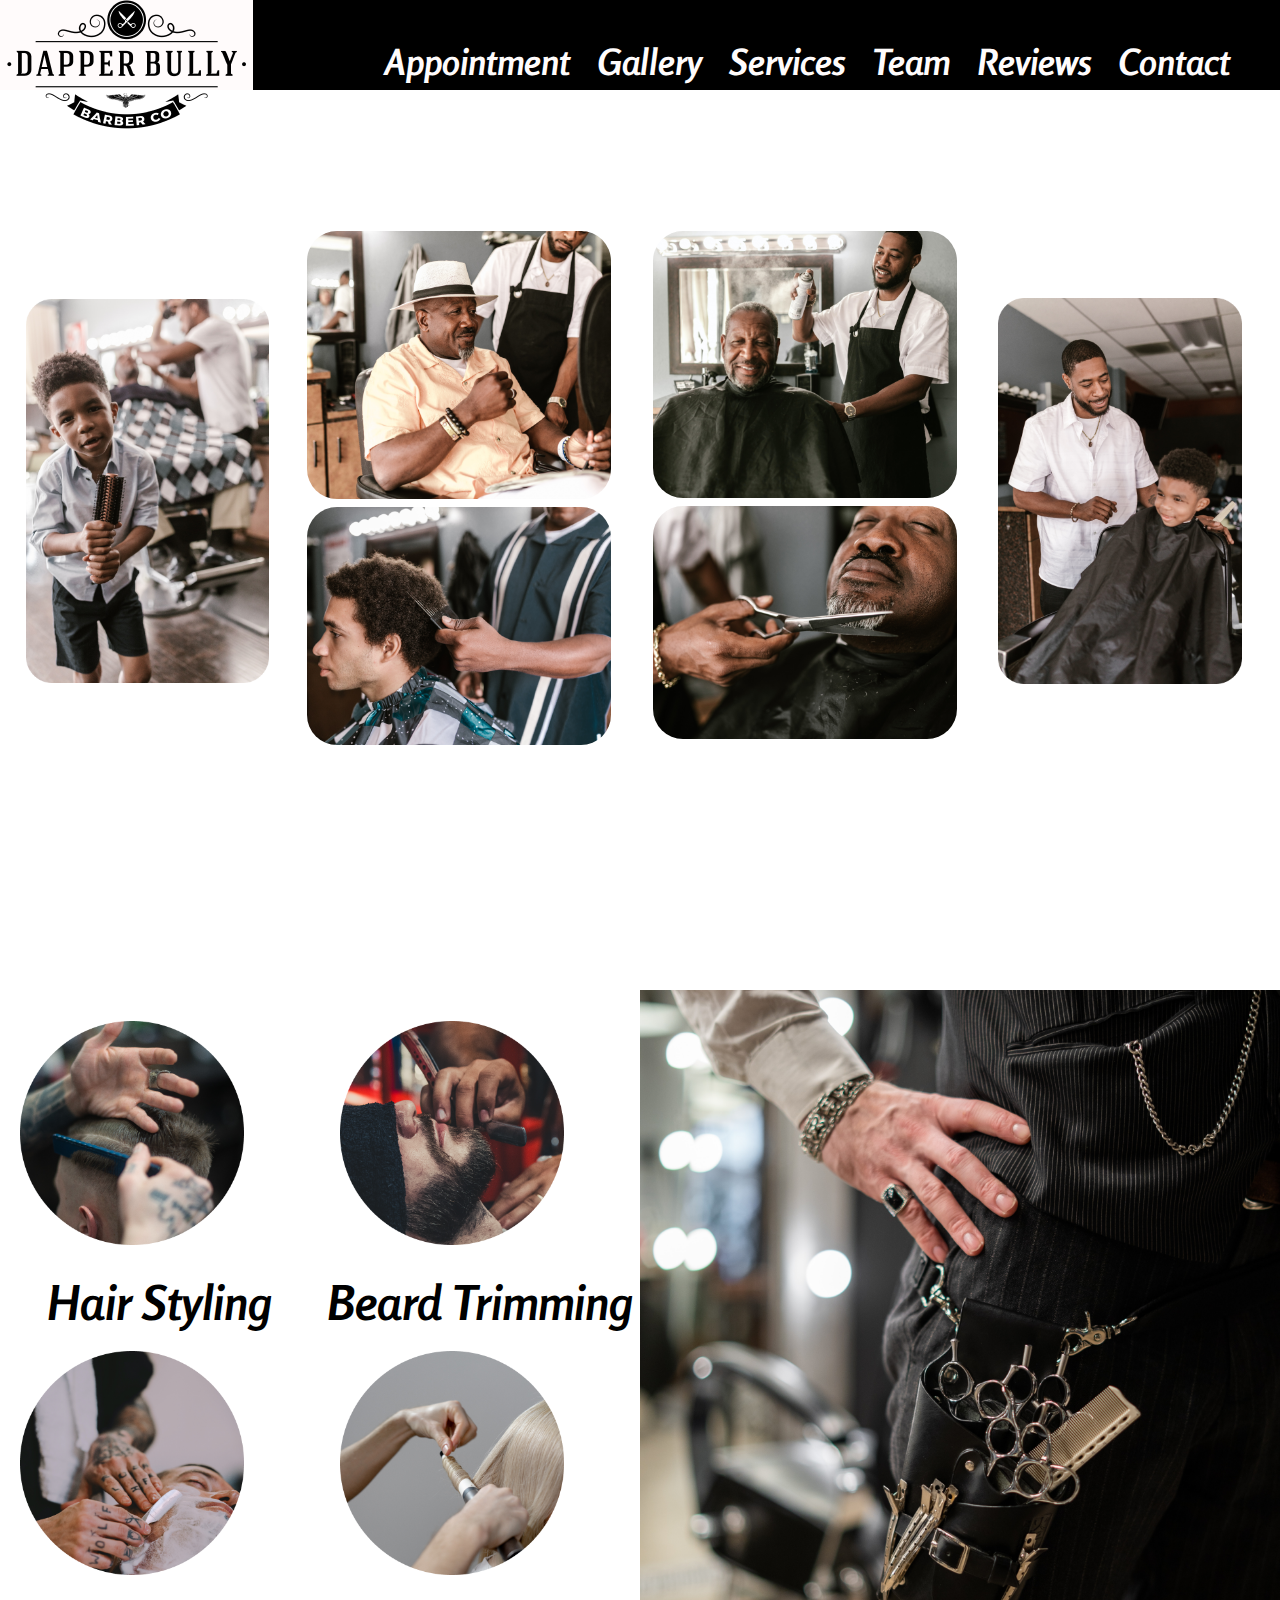
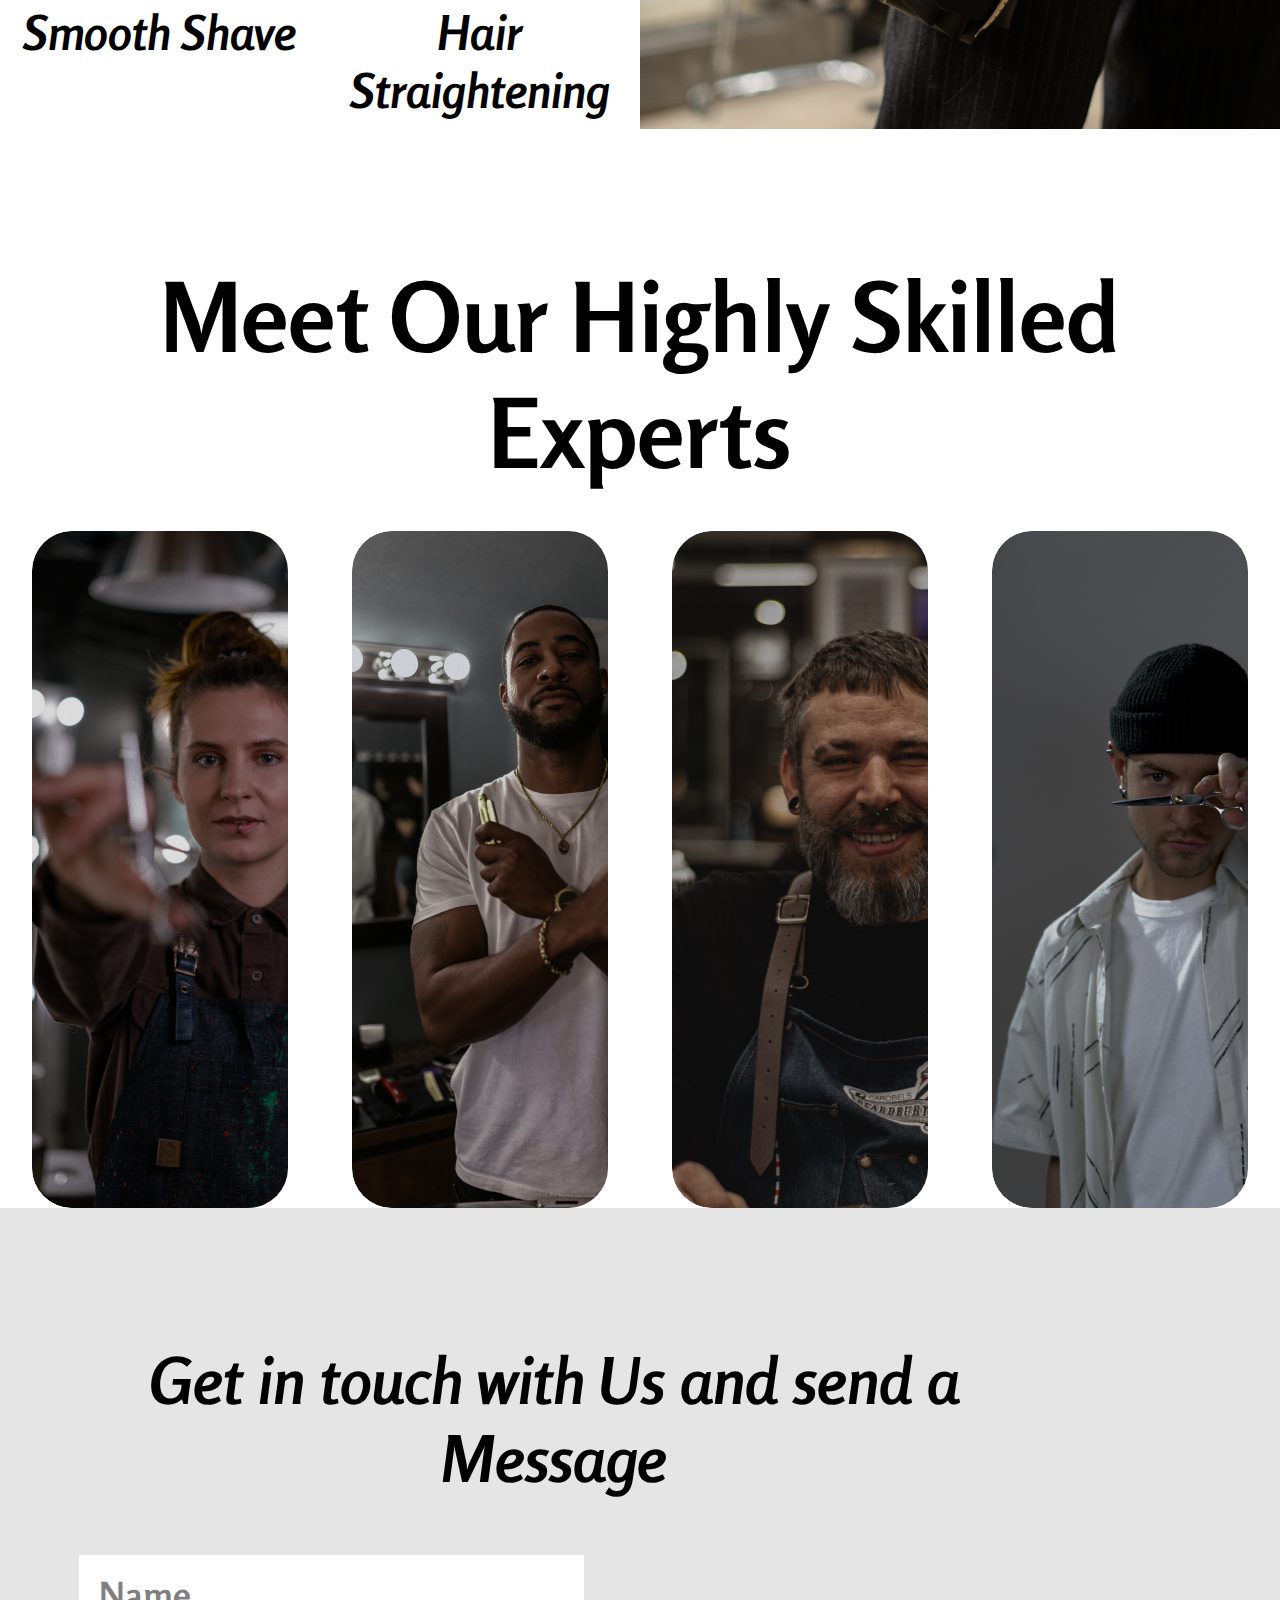
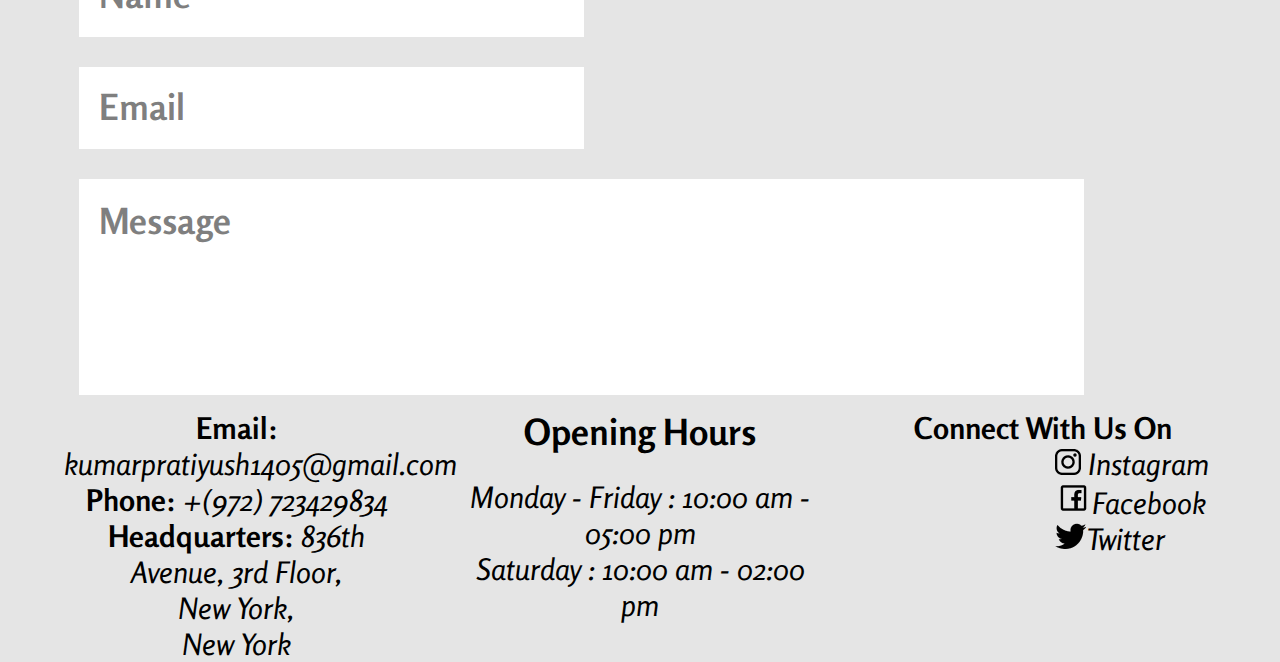
<file: ITEA-HW-7/index.html>
<!DOCTYPE html>
<html lang="en">
  <head>
    <meta charset="UTF-8" />
    <meta http-equiv="X-UA-Compatible" content="IE=edge" />
    <meta name="viewport" content="width=device-width, initial-scale=1.0" />
    <title>DAPPER BULLY</title>
    <link rel="stylesheet" href="./styles/style.css" />
    <link
      href="https://fonts.googleapis.com/css2?family=Rosario:ital,wght@0,700;1,600;1,700&display=swap"
      rel="stylesheet"
    />
  </head>
  <body>
    <!-- header -->
    <header class="header">
      <div class="header__logo">
        <a href="#main">
          <img src="./img/logo.png" alt="logo" />
        </a>
      </div>

      <nav>
        <ul class="header__nav">
          <li class="header__list">
            <a href="" class="header__link">Appointment</a>
          </li>
          <li class="header__list">
            <a href="#main" class="header__link">Gallery</a>
          </li>
          <li class="header__list">
            <a href="#service" class="header__link">Services</a>
          </li>
          <li class="header__list">
            <a href="#team" class="header__link">Team</a>
          </li>
          <li class="header__list">
            <a href="" class="header__link">Reviews</a>
          </li>
          <li class="header__list">
            <a href="#contacts" class="header__link">Contact</a>
          </li>
        </ul>
      </nav>
    </header>

    <main>
      <section class="main" id="main">
        <div class="main__photo side side-left">
          <img
            src="./img/main_photo5.png"
            alt="boy with a comb"
            class="main__photo_side"
          />
        </div>
        <div class="main__photo middle middle-left">
          <img
            src="./img/main_photo1.png"
            alt="man in a hat"
            class="main__photo_middle"
          />
          <img
            src="./img/main_photo3.png"
            alt="combing man's hair"
            class="main__photo_middle"
          />
        </div>
        <div class="main__photo middle middle-right">
          <img
            src="./img/main_photo2.png"
            alt="styling hair"
            class="main__photo_middle"
          />
          <img
            src="./img/main_photo4.png"
            alt="cutting the beard"
            class="main__photo_middle"
          />
        </div>
        <div class="main__photo side side-right">
          <img
            src="./img/main_photo6.png"
            alt="cutting boy's hair"
            class="main__photo_side"
          />
        </div>
      </section>

      <section class="service" id="service">
        <div class="service__list">
          <div class="service__photo service__photo_one">
            <img
              src="./img/service_photo1.png"
              alt="Hair Styling"
              class="service__photo_styling"
            />
            <p class="service__title">Hair Styling</p>
          </div>
          <div class="service__photo service__photo_two">
            <img
              src="./img/service_photo2.png"
              alt="Beard Trimming"
              class="service__photo_styling"
            />
            <p class="service__title">Beard Trimming</p>
          </div>
          <div class="service__photo service__photo_three">
            <img
              src="./img/service_photo3.png"
              alt="Smooth Shave"
              class="service__photo_styling"
            />
            <p class="service__title">Smooth Shave</p>
          </div>
          <div class="service__photo service__photo_four">
            <img
              src="./img/service_photo4.png"
              alt="Hair Straightening"
              class="service__photo_styling"
            />
            <p class="service__title">Hair Straightening</p>
          </div>
        </div>
        <div class="service__master-photo">
          <img src="./img/service_photo5.png" alt="Masgter's photo" />
        </div>
      </section>

      <section class="team" id="team">
        <h1 class="team__h1">Meet Our Highly Skilled Experts</h1>
        <div class="team__photo">
          <div class="team__photo-first team__photo_border">
            <p class="team__photo_name">Meredith</p>
          </div>
          <div class="team__photo-second team__photo_border">
            <p class="team__photo_name">Jason</p>
          </div>
          <div class="team__photo-third team__photo_border">
            <p class="team__photo_name">Ryan</p>
          </div>
          <div class="team__photo-forth team__photo_border">
            <p class="team__photo_name">James</p>
          </div>
        </div>
      </section>

      <section class="contacts" id="contacts">
        <div class="contacts__form-card">
          <div class="contacts__form">
            <h1 class="contacts__form_h1">
              Get in touch with Us and send a Message
            </h1>
            <form>
              <input
                type="text"
                class="contact__form_input"
                placeholder="Name"
              />
              <input
                type="text"
                class="contact__form_input"
                placeholder="Email"
              />
              <br />
              <textarea
                type="text"
                class="contact__form-message"
                cols="50"
                rows="4"
              >
Message
            </textarea
              >
            </form>
          </div>
          <div class="contacts__map">
            <iframe
              src="https://www.google.com/maps/embed?pb=!1m18!1m12!1m3!1d3022.697842577253!2d-73.9919732847837!3d40.74667377932806!2m3!1f0!2f0!3f0!3m2!1i1024!2i768!4f13.1!3m3!1m2!1s0x89c259af5afc0c63%3A0xf833e3fad853231c!2zODM2IDZ0aCBBdmUsIE5ldyBZb3JrLCBOWSAxMDAwMSwg0KHQqNCQ!5e0!3m2!1sru!2sua!4v1667586080890!5m2!1sru!2sua"
              width="600"
              height="450"
              style="border: 0"
              allowfullscreen=""
              loading="lazy"
              referrerpolicy="no-referrer-when-downgrade"
            ></iframe>
          </div>
        </div>

        <div class="contacts__info">
          <div class="contacts__contact-info">
            <p class="contacts__mail">
              <span class="bold">Email:</span>
              <a href="mailto:kumarpratiyush1405@gmail.com"
                >kumarpratiyush1405@gmail.com</a
              >
            </p>
            <p class="contacts__phone">
              <span class="bold">Phone: </span
              ><a href="tel:+972723429834">+(972) 723429834</a>
            </p>
            <p class="contact__address">
              <span class="bold">Headquarters:</span> 836th Avenue, 3rd Floor,
              <br />
              New York,
              <br />
              New York
            </p>
          </div>
          <div class="contacts__working-hours">
            <h1 class="working-hours_h1">Opening Hours</h1>
            <p>Monday - Friday : 10:00 am - 05:00 pm</p>
            <p>Saturday : 10:00 am - 02:00 pm</p>
          </div>
          <div class="contacts__social-media">
            <h1 class="social-media_h1">Connect With Us On</h1>
            <div class="social-media__link">
              <a href=""
                ><img src="./img/instagram.png" alt="Instagram" /> Instagram</a
              >
            </div>
            <div class="social-media__link">
              <a href=""
                ><img src="./img/facebook.png" alt="Facebook" />Facebook</a
              >
            </div>
            <div class="social-media__link">
              <a href=""
                ><img src="./img/twitter.png" alt="Twitter" />Twitter</a
              >
            </div>
          </div>
        </div>
      </section>
    </main>
  </body>
</html>
</file>
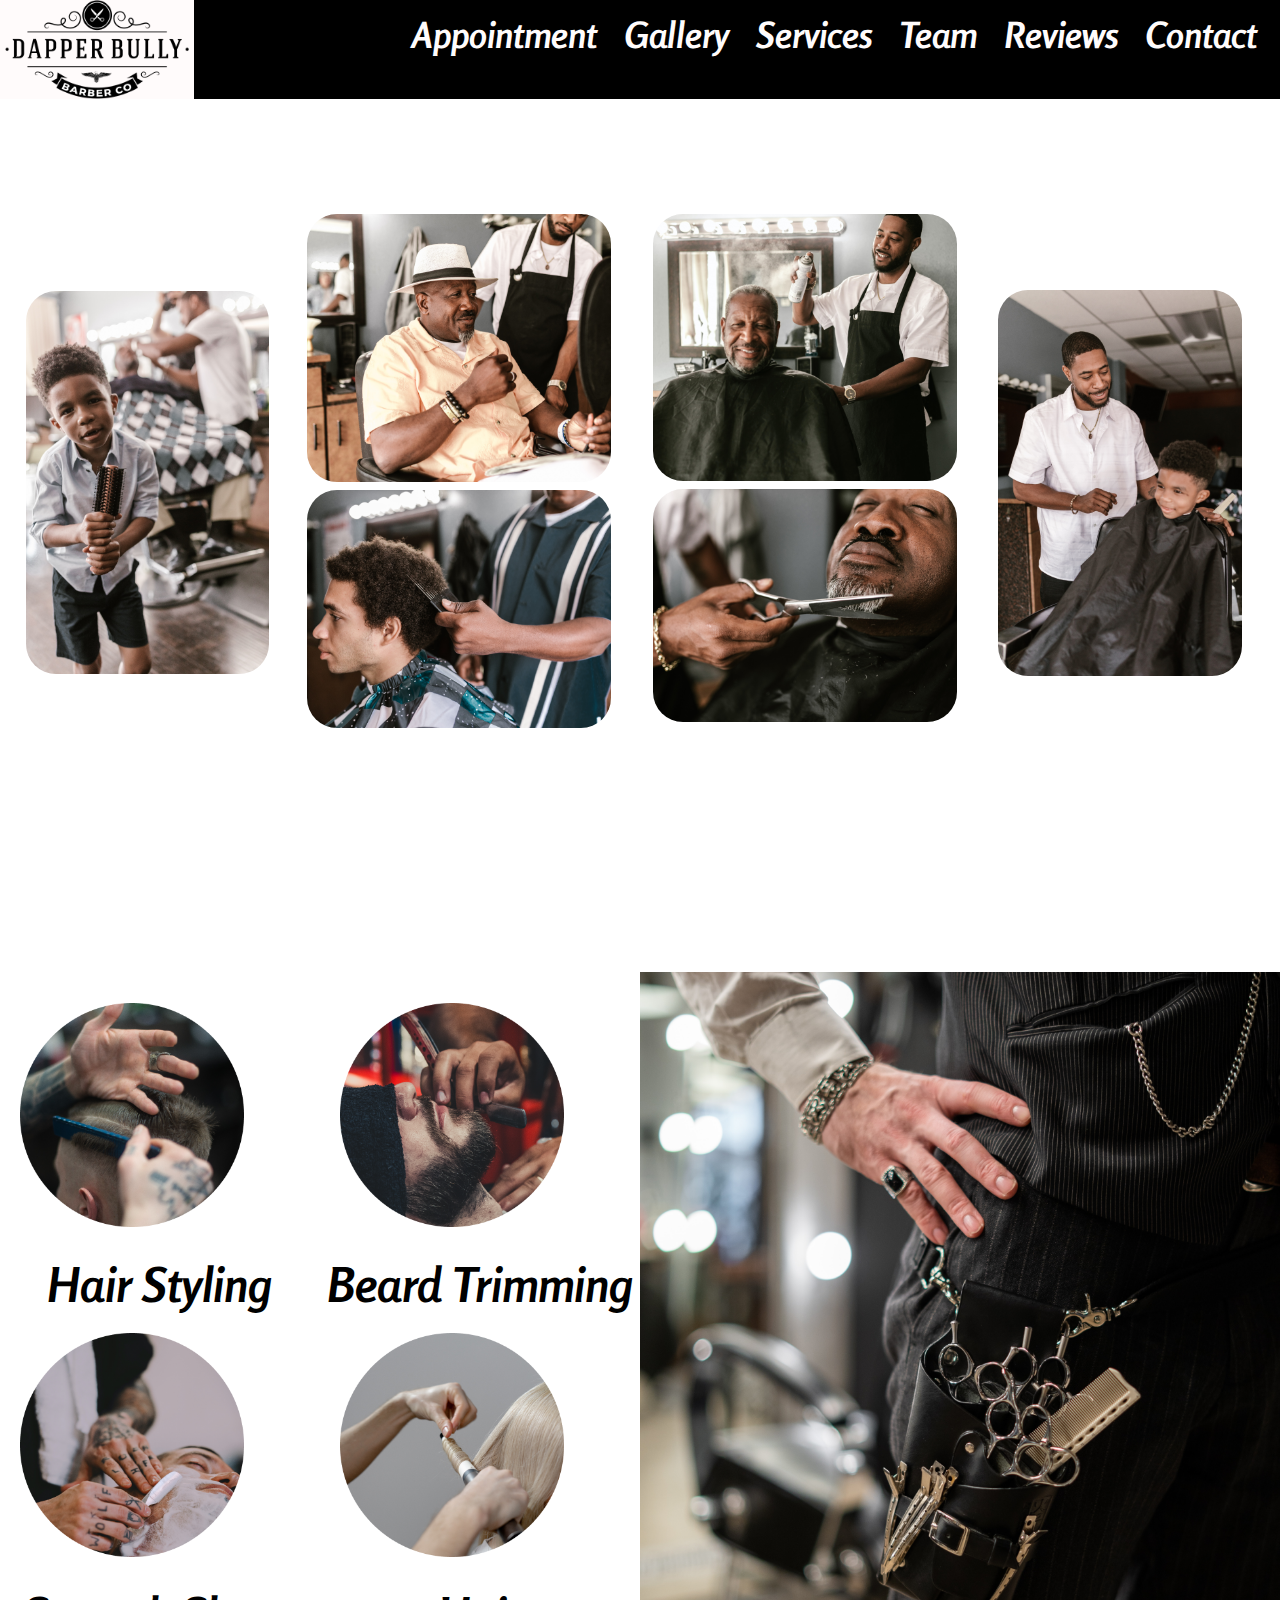
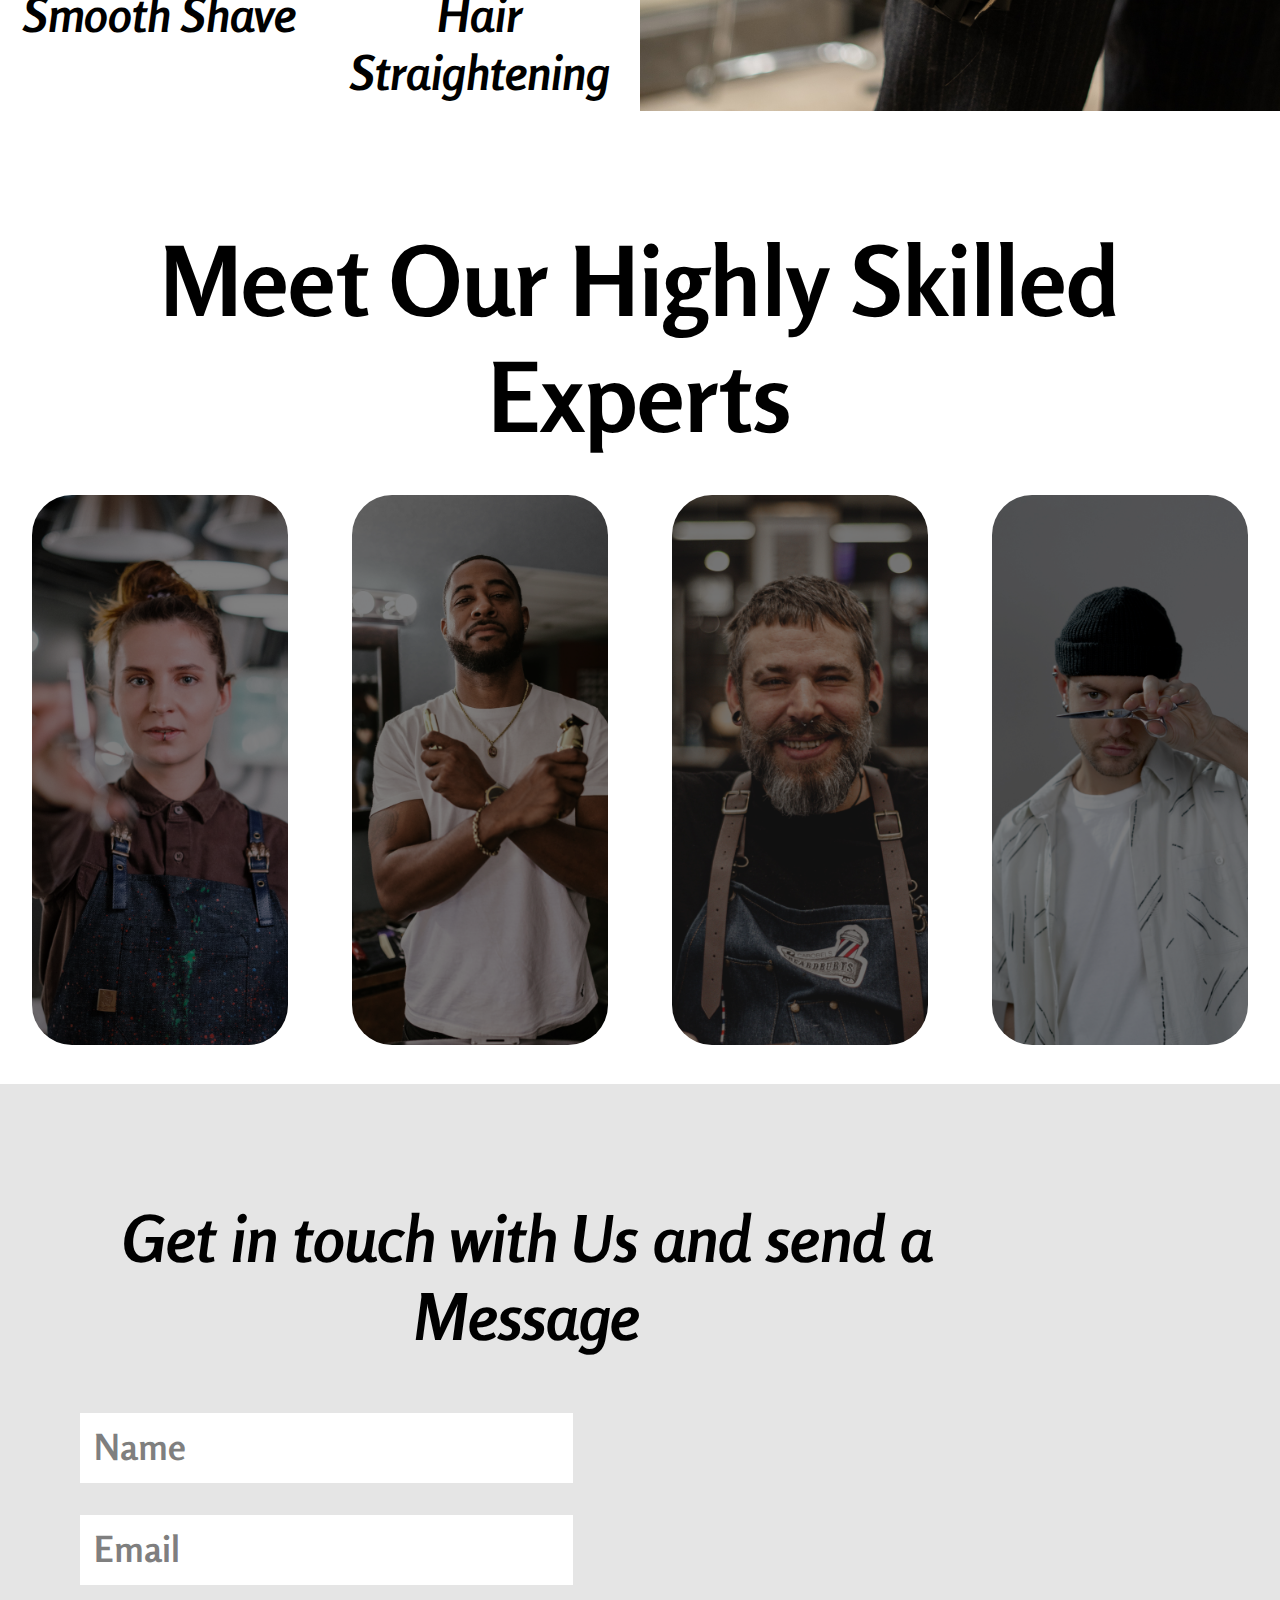
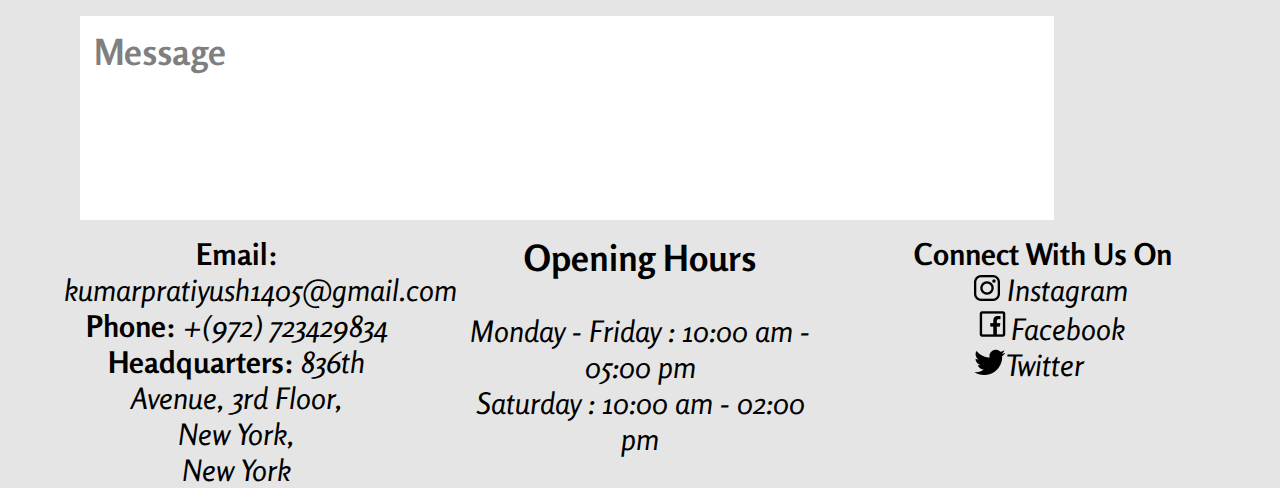
<file: ITEA-HW-8/index.html>
<!DOCTYPE html>
<html lang="en">
  <head>
    <meta charset="UTF-8" />
    <meta http-equiv="X-UA-Compatible" content="IE=edge" />
    <meta name="viewport" content="width=device-width, initial-scale=1.0" />
    <title>DAPPER BULLY</title>
    <link rel="stylesheet" href="./styles/style.css" />
    <link
      href="https://fonts.googleapis.com/css2?family=Rosario:ital,wght@0,700;1,600;1,700&display=swap"
      rel="stylesheet"
    />
  </head>
  <body>
    <!-- header -->
    <header class="header">
      <div class="header__logo">
        <a href="#main">
          <img src="./img/logo.png" alt="logo" />
        </a>
      </div>

      <nav>
        <ul class="header__nav">
          <li class="header__list">
            <a href="" class="header__link">Appointment</a>
          </li>
          <li class="header__list">
            <a href="#main" class="header__link">Gallery</a>
          </li>
          <li class="header__list">
            <a href="#service" class="header__link">Services</a>
          </li>
          <li class="header__list">
            <a href="#team" class="header__link">Team</a>
          </li>
          <li class="header__list">
            <a href="" class="header__link">Reviews</a>
          </li>
          <li class="header__list">
            <a href="#contacts" class="header__link">Contact</a>
          </li>
        </ul>
      </nav>
    </header>

    <main>
      <section class="main" id="main">
        <div class="main__photo side side-left">
          <img
            src="./img/main_photo5.png"
            alt="boy with a comb"
            class="main__photo_side"
          />
        </div>
        <div class="main__photo middle middle-left">
          <img
            src="./img/main_photo1.png"
            alt="man in a hat"
            class="main__photo_middle"
          />
          <img
            src="./img/main_photo3.png"
            alt="combing man's hair"
            class="main__photo_middle"
          />
        </div>
        
        <div class="main__photo middle middle-right">
          <img
            src="./img/main_photo2.png"
            alt="styling hair"
            class="main__photo_middle"
          />
          <img
            src="./img/main_photo4.png"
            alt="cutting the beard"
            class="main__photo_middle"
          />
        </div>
        <div class="main__photo side side-right">
          <img
            src="./img/main_photo6.png"
            alt="cutting boy's hair"
            class="main__photo_side"
          />
        </div>
      </section>

      <section class="service" id="service">
        <div class="service__list">
          <div class="service__photo service__photo_one">
            <img
              src="./img/service_photo1.png"
              alt="Hair Styling"
              class="service__photo_styling"
            />
            <p class="service__title">Hair Styling</p>
          </div>
          <div class="service__photo service__photo_two">
            <img
              src="./img/service_photo2.png"
              alt="Beard Trimming"
              class="service__photo_styling"
            />
            <p class="service__title">Beard Trimming</p>
          </div>
          <div class="service__photo service__photo_three">
            <img
              src="./img/service_photo3.png"
              alt="Smooth Shave"
              class="service__photo_styling"
            />
            <p class="service__title">Smooth Shave</p>
          </div>
          <div class="service__photo service__photo_four">
            <img
              src="./img/service_photo4.png"
              alt="Hair Straightening"
              class="service__photo_styling"
            />
            <p class="service__title">Hair Straightening</p>
          </div>
        </div>
        <div class="service__master-photo">
          <img src="./img/service_photo5.png" alt="Masgter's photo" />
        </div>
      </section>

      <section class="team" id="team">
        <h1 class="team__h1">Meet Our Highly Skilled Experts</h1>
        <div class="team__photo">
          <div class="team__photo-first team__photo_border">
            <p class="team__photo_name">Meredith</p>
          </div>
          <div class="team__photo-second team__photo_border">
            <p class="team__photo_name">Jason</p>
          </div>
          <div class="team__photo-third team__photo_border">
            <p class="team__photo_name">Ryan</p>
          </div>
          <div class="team__photo-forth team__photo_border">
            <p class="team__photo_name">James</p>
          </div>
        </div>
      </section>

      <section class="contacts" id="contacts">
        <div class="contacts__form-card">
          <div class="contacts__form">
            <h1 class="contacts__form_h1">
              Get in touch with Us and send a Message
            </h1>
            <form>
              <input
                type="text"
                class="contact__form_input"
                placeholder="Name"
              />
              <input
                type="text"
                class="contact__form_input"
                placeholder="Email"
              />
              <br />
              <textarea
                type="text"
                class="contact__form-message"
                cols="49"
                rows="4"
              >
Message
            </textarea
              >
            </form>
          </div>
          <div class="contacts__map">
            <iframe
              src="https://www.google.com/maps/embed?pb=!1m18!1m12!1m3!1d3022.697842577253!2d-73.9919732847837!3d40.74667377932806!2m3!1f0!2f0!3f0!3m2!1i1024!2i768!4f13.1!3m3!1m2!1s0x89c259af5afc0c63%3A0xf833e3fad853231c!2zODM2IDZ0aCBBdmUsIE5ldyBZb3JrLCBOWSAxMDAwMSwg0KHQqNCQ!5e0!3m2!1sru!2sua!4v1667586080890!5m2!1sru!2sua"
              width="600"
              height="450"
              style="border: 0"
              allowfullscreen=""
              loading="lazy"
              referrerpolicy="no-referrer-when-downgrade"
            ></iframe>
          </div>
        </div>

        <div class="contacts__info">
          <div class="contacts__contact-info">
            <p class="contacts__mail">
              <span class="bold">Email:</span>
              <a href="mailto:kumarpratiyush1405@gmail.com"
                >kumarpratiyush1405@gmail.com</a
              >
            </p>
            <p class="contacts__phone">
              <span class="bold">Phone: </span
              ><a href="tel:+972723429834">+(972) 723429834</a>
            </p>
            <p class="contact__address">
              <span class="bold">Headquarters:</span> 836th Avenue, 3rd Floor,
              <br />
              New York,
              <br />
              New York
            </p>
          </div>
          <div class="contacts__working-hours">
            <h1 class="working-hours_h1">Opening Hours</h1>
            <p>Monday - Friday : 10:00 am - 05:00 pm</p>
            <p>Saturday : 10:00 am - 02:00 pm</p>
          </div>
          <div class="contacts__social-media">
            <h1 class="social-media_h1">Connect With Us On</h1>
            <div class="social-media__link">
              <a href=""
                ><img src="./img/instagram.png" alt="Instagram" /> Instagram</a
              >
            </div>
            <div class="social-media__link">
              <a href=""
                ><img src="./img/facebook.png" alt="Facebook" />Facebook</a
              >
            </div>
            <div class="social-media__link">
              <a href=""
                ><img src="./img/twitter.png" alt="Twitter" />Twitter</a
              >
            </div>
          </div>
        </div>
      </section>
    </main>
  </body>
</html>
</file>
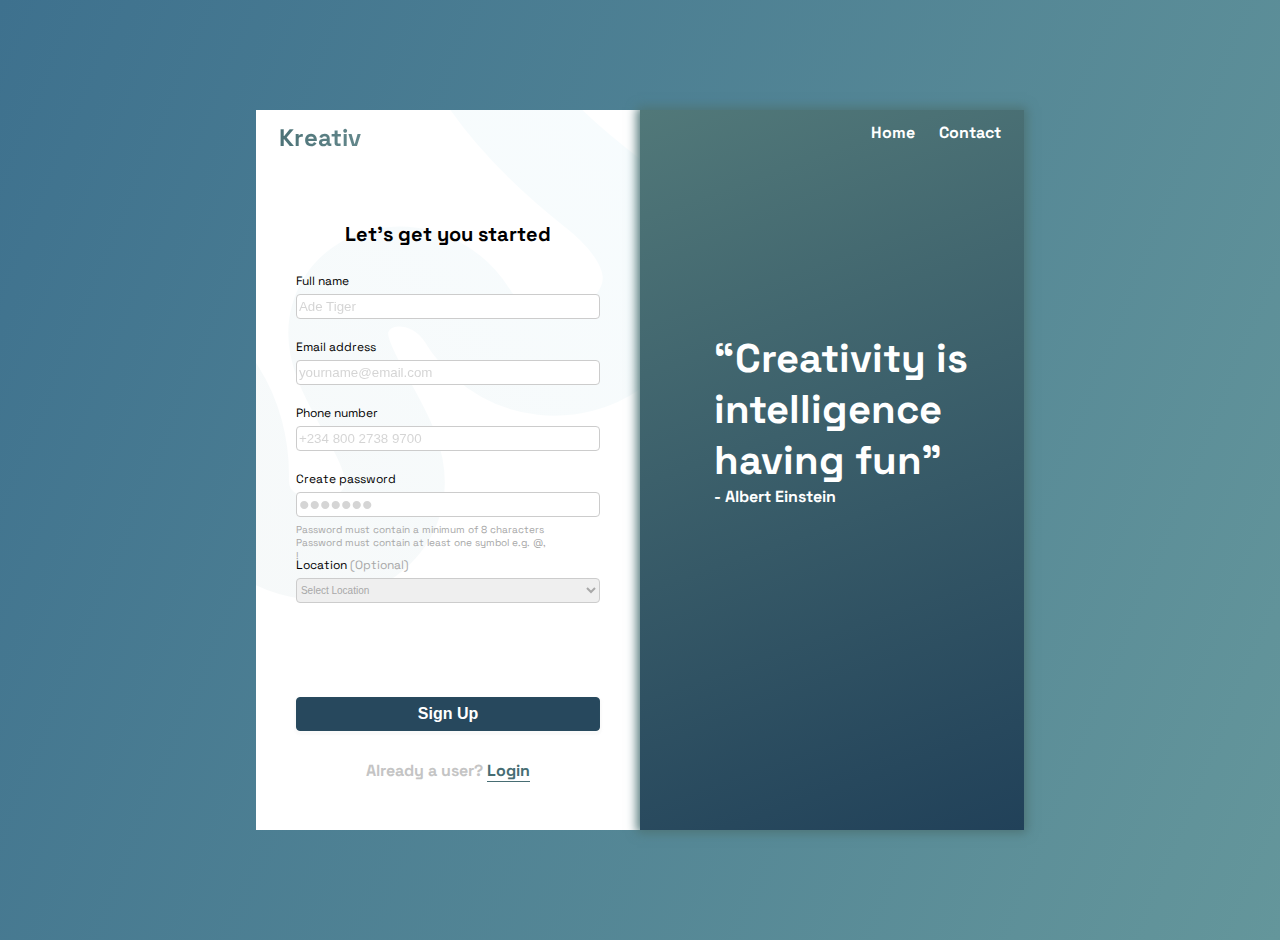
<file: from mentor/HW-6_tips from mentor/index.html>
<!DOCTYPE html>
<html lang="en">
<head>
    <meta charset="UTF-8">
    <title>Kreativ</title>
    <!--normalize css-->
    <link rel="stylesheet" href="https://necolas.github.io/normalize.css/8.0.1/normalize.css">
    <!--fons-->
    <link rel="preconnect" href="https://fonts.googleapis.com">
    <link rel="preconnect" href="https://fonts.gstatic.com" crossorigin>
    <link href="https://fonts.googleapis.com/css2?family=Space+Grotesk:wght@400;700&display=swap" rel="stylesheet">
    <!--style-->
    <link rel="stylesheet" href="./style/style.css">
</head>
<body>
<section class="section_register">
    <div class="section_register__item">
        <div class="section_register__nav">
            <div class="section_register__nav_item">
                <h1 class="section_register__header center">
                    Kreativ
                </h1>
            </div>
            <div class="section_register__nav_item">
                <ul class=" section_register__list center">
                    <li class="section_register__list_item">
                        <a href="#">
                            Home
                        </a>
                    </li>
                    <li class="section_register__list_item">
                        <a href="#">
                            Contact
                        </a>
                    </li>
                </ul>
            </div>
        </div>
        <h2 class="section_register__title">
            Let’s get you started
        </h2>
        <form class="section_register__form" method="post">
            <p class="section_register__form_item">
                <label class="section_register__form_label" for="fullName">Full name</label>
                <input class="section_register__form_input" type="text" id="fullName" placeholder="Ade Tiger" value=""
                       required>
            </p>
            <p class="section_register__form_item">
                <label class="section_register__form_label" for="email">Email address</label>
                <input class="section_register__form_input" type="email" id="email" placeholder="yourname@email.com"
                       value="" required>
            </p>
            <p class="section_register__form_item">
                <label class="section_register__form_label" for="number">Phone number</label>
                <input class="section_register__form_input" type="number" id="number" placeholder="+234 800 2738 9700"
                       value="" required>
            </p>
            <p class="section_register__form_item">
                <label class="section_register__form_label" for="password">Create password</label>
                <input class="section_register__form_input" type="password" id="password"
                       placeholder="&bull;&bull;&bull;&bull;&bull;&bull;&bull;" value="" required minlength="8">
            </p>
            <p class="section_register__form_item_description"> Password must contain a minimum of 8 characters
                Password must contain at least one symbol e.g. @, !
            </p>

            <p class="section_register__form_item">
                <label class="section_register__form_label" for="location">Location <span
                        class="description">(Optional)</span></label>
                <select class="section_register__form_input" name="Select Location" id="location" required>
                    <option class="section_register__form_option" disabled hidden selected value="">Select Location
                    </option>
                    <option class="section_register__form_option">Kyiv</option>
                    <option class="section_register__form_option">Kharkiv</option>
                    <option class="section_register__form_option">Odesa</option>
                    <option class="section_register__form_option">Dnipro</option>
                    <option class="section_register__form_option">Zaporizhzhia</option>
                    <option class="section_register__form_option">Donetsk</option>
                    <option class="section_register__form_option">Lviv</option>
                    <option class="section_register__form_option">Kryvyi Rih</option>
                    <option class="section_register__form_option">Mykolaiv</option>
                    <option class="section_register__form_option">Chernihiv</option>
                </select>
            </p>
            <input class="section_register__form_btn" type="submit" value="Sign Up">
        </form>
        <div class="section_register__already">
            <p class="section_register__already_description"> Already a user?
                <a class="section_register__already_link" href="#">
                    Login
                </a>
            </p>
        </div>
    </div>
    <div class="section_register__item">
        <ul class="section_register__list">
            <li class="section_register__list_item">
                <a href="#">
                    Home
                </a>
            </li>
            <li class="section_register__list_item">
                <a href="#">
                    Contact
                </a>
            </li>
        </ul>
        <blockquote class="section_register__quote">
            “Creativity is intelligence having fun”
            <span class="section_register__quote_description">
                    - Albert Einstein
            </span>
        </blockquote>
    </div>
</section>
</body>
</html>
</file>
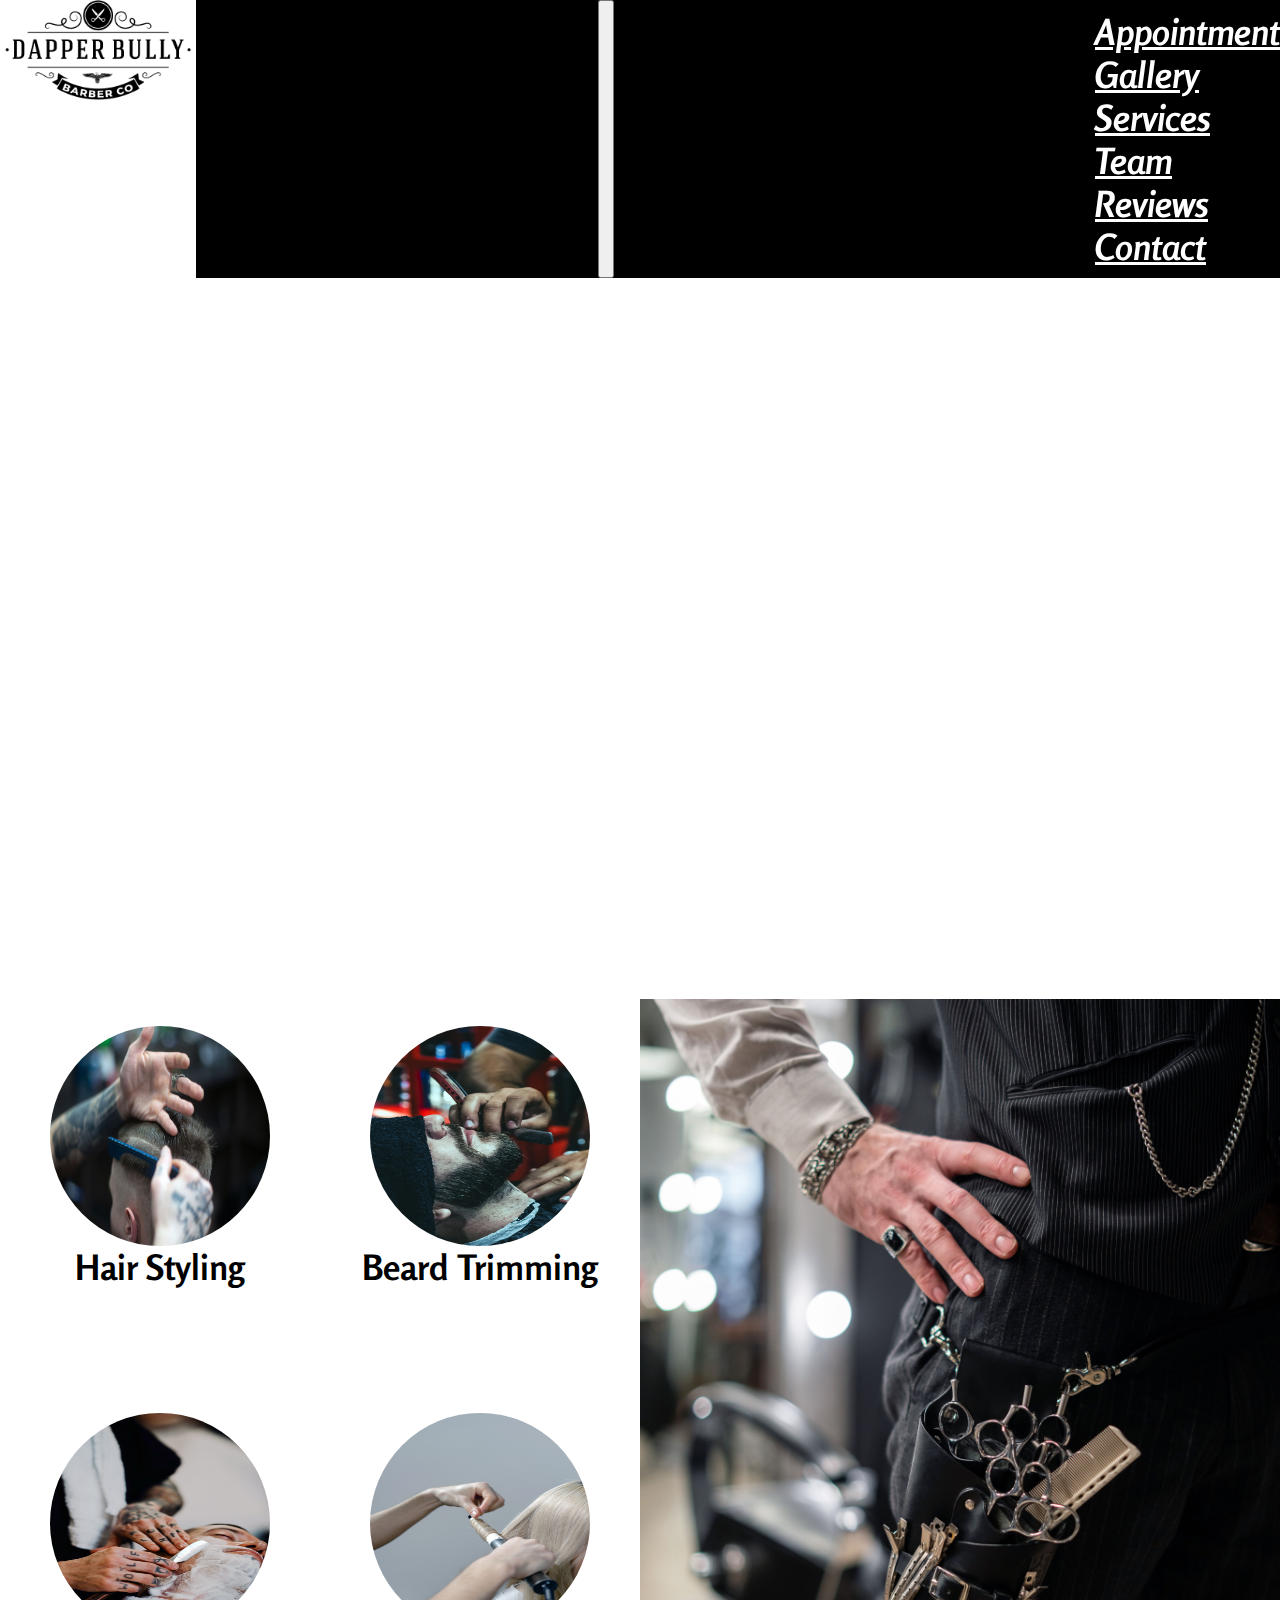
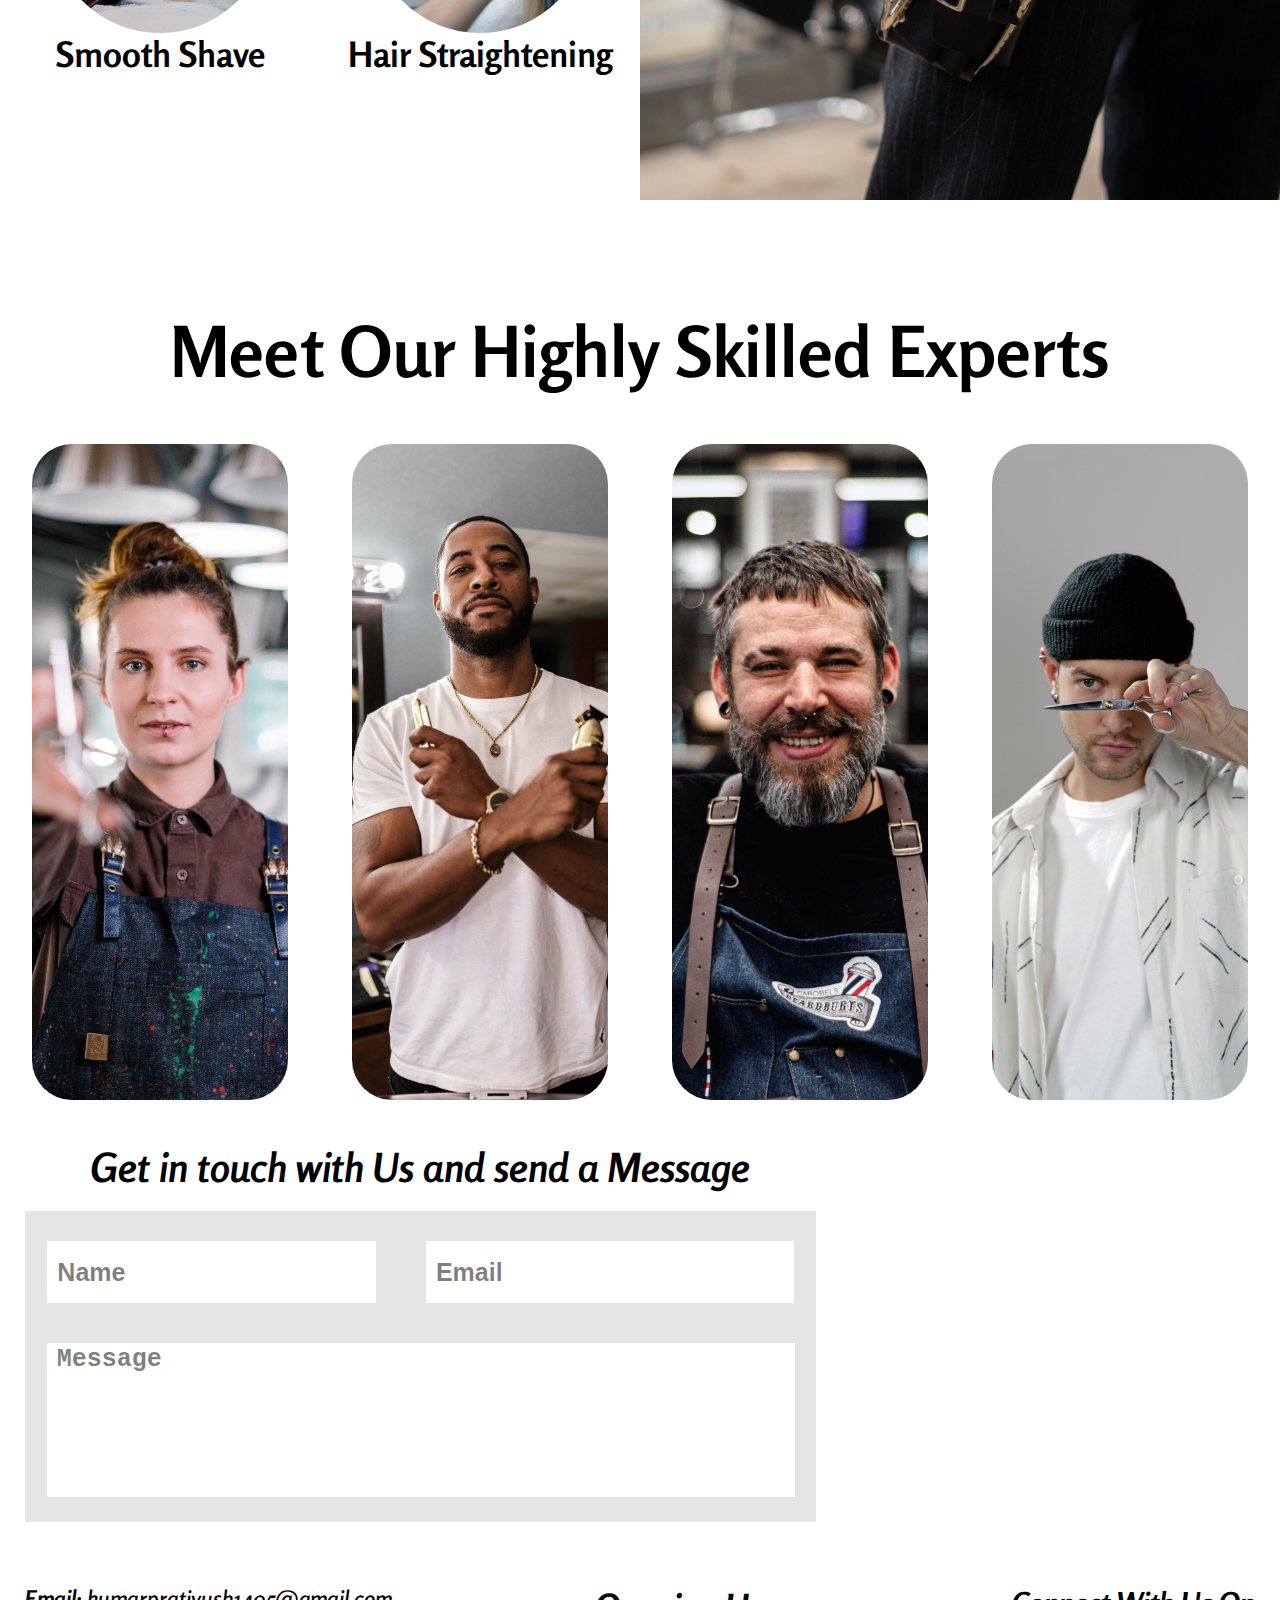
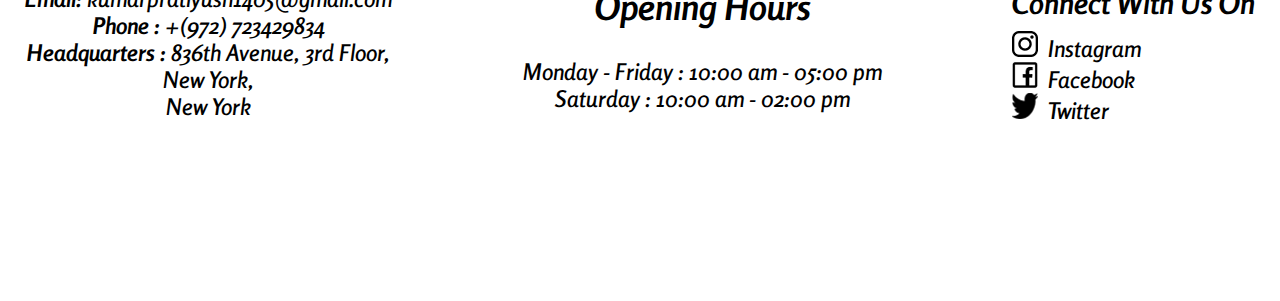
<file: from mentor/hw7/index.html>
<!doctype html>
<html lang="en">
<head>
    <meta charset="UTF-8">
    <meta name="viewport"
          content="width=device-width, user-scalable=no, initial-scale=1.0, maximum-scale=1.0, minimum-scale=1.0">
    <meta http-equiv="X-UA-Compatible" content="ie=edge">
    <link href="https://cdn.jsdelivr.net/npm/bootstrap@5.2.2/dist/css/bootstrap.min.css" rel="stylesheet" integrity="sha384-Zenh87qX5JnK2Jl0vWa8Ck2rdkQ2Bzep5IDxbcnCeuOxjzrPF/et3URy9Bv1WTRi" crossorigin="anonymous">
    <link rel="stylesheet" type="text/css" href="./css/style.css">
    <title>Barber</title>
</head>
<body>
    <main>
<!--header-->
        <header>
            <div class="header">
<!--menu header-->
                <nav class="navbar navbar-expand-lg sticky-top navigation navbar-dark">
                    <div class="container-fluid navigation__container">
                        <a class="navbar-brand navigation__logo" href="#"><img src="./img/logo/logo.png" alt="logo.png"></a>
                        <button class="navbar-toggler" type="button" data-bs-toggle="collapse" data-bs-target="#navbarSupportedContent" aria-controls="navbarSupportedContent" aria-expanded="false" aria-label="Toggle navigation">
                            <span class="navbar-toggler-icon"></span>
                        </button>
                        <div class="collapse navbar-collapse navigation__menu" id="navbarSupportedContent">
                            <ul class="navbar-nav ms-auto mb-2 mb-lg-0">
                                <li class="nav-item">
                                    <a class="nav-link menu__item me-5" href="#">Appointment</a>
                                </li>
                                <li class="nav-item">
                                    <a class="nav-link menu__item me-5" href="#Gallery">Gallery</a>
                                </li>
                                <li class="nav-item">
                                    <a class="nav-link menu__item me-5" href="#Services">Services</a>
                                </li>
                                <li class="nav-item">
                                    <a class="nav-link menu__item me-5" href="#Team">Team</a>
                                </li>
                                <li class="nav-item">
                                    <a class="nav-link menu__item me-5" href="#">Reviews</a>
                                </li>
                                <li class="nav-item">
                                    <a class="nav-link menu__item me-5" href="#Contact">Contact</a>
                                </li>
                            </ul>
                        </div>
                    </div>
                </nav>
            </div>
        </header>
<!--first screen gallery-->
        <section>
            <div class="fullscreen" id="Gallery">
                <div class="gallery">
                    <div class="gallery__items item_1">
                        <img src="./img/screen_1/kid_1.jpg" alt="kid">
                    </div>
                    <div class="gallery__items item_2">
                        <img src="./img/screen_1/men_2.jpeg" alt="men_2">
                    </div>
                    <div class="gallery__items item_3">
                        <img src="./img/screen_1/men_3.jpeg" alt="men_3">
                    </div>
                    <div class="gallery__items item_4">
                        <img src="./img/screen_1/men_4.jpeg" alt="men_4">
                    </div>
                    <div class="gallery__items item_5">
                        <img src="./img/screen_1/men_5.jpeg" alt="men_5">
                    </div>
                    <div class="gallery__items item_6">
                        <img src="./img/screen_1/kid_6.jpeg" alt="kid_6">
                    </div>
                </div>
            </div>
        </section>
<!--second screen services-->
        <section>
            <div class="fullscreen" id="Services">
                <div class="services">
                    <div class="services__item">
                        <img src="./img/screen_2/Hair%20Styling.jpeg" alt="Hair Styling">
                        <p>Hair Styling</p>
                    </div>
                    <div class="services__item">
                        <img src="./img/screen_2/Beard%20Trimming.jpeg" alt="Beard Trimming">
                        <p>Beard Trimming</p>
                    </div>
                    <div class="services__item">
                        <img src="./img/screen_2/Smooth%20Shave.jpeg" alt="Smooth Shave">
                        <p>Smooth Shave</p>
                    </div>
                    <div class="services__item">
                        <img src="./img/screen_2/Hair%20Straightening.jpeg" alt="Hair Straightening">
                        <p>Hair Straightening</p>
                    </div>
                </div>
                <div class="poster">
                </div>
            </div>
        </section>
<!--Our Personal section-->
        <section>
            <div class="personal fullscreen" id="Team">
                <h1 class="personal__header">Meet Our Highly Skilled Experts</h1>
                <div class="personal__content">
                    <div class="personal__card person_1">
                        <p>Meredith</p>
                    </div>
                    <div class="personal__card person_2">
                        <p>Jason</p>
                    </div>
                    <div class="personal__card person_3">
                        <p>Ryan</p>
                    </div>
                    <div class="personal__card person_4">
                        <p>James</p>
                    </div>
                </div>
            </div>
        </section>
<!--footer-->
        <footer>
            <div class="fullscreen footer" id="Contact">
                <div class="footer__first">
                    <div class="footer__form">
                        <h2>Get in touch with Us and send a Message </h2>
                        <form action="#">
                            <input type="text" name="name" id="name" placeholder="Name">
                            <input type="email" name="email" id="email" placeholder="Email">
                            <textarea name="text" id="text" placeholder="Message"></textarea>
                        </form>
                    </div>
                    <div class="footer__map">
                        <iframe src="https://www.google.com/maps/embed?pb=!1m18!1m12!1m3!1d636.4369392816333!2d30.956891729263255!3d50.3526099544231!2m3!1f0!2f0!3f0!3m2!1i1024!2i768!4f13.1!3m3!1m2!1s0x40d4e96355db96e1%3A0xdc92dd7ec92bf353!2sBARBERSHOP%20DOG!5e0!3m2!1suk!2sua!4v1666027316265!5m2!1suk!2sua" style="border:0;" allowfullscreen="" referrerpolicy="no-referrer-when-downgrade"></iframe>
                    </div>
                </div>
                <div class="footer__second">
                    <div class="footer__contact">
                        <a href="mailto:kumarpratiyush1405@gmail.com"><span>Email:</span> kumarpratiyush1405@gmail.com</a>
                        <a href="tel:+(972)723429834"><span>Phone :</span> +(972) 723429834</a>
                        <a href="#"><span>Headquarters :</span> 836th Avenue, 3rd Floor, <br>
                            New York,<br>
                            New York
                        </a>
                    </div>
                    <div class="footer__opening">
                        <h2>Opening Hours</h2>
                        <p>Monday - Friday : 10:00 am - 05:00 pm</p>
                        <p>Saturday : 10:00 am - 02:00 pm</p>
                    </div>
                    <div class="footer__social">
                        <h2>Connect With Us On</h2>
                        <a href="#" class="footer__social-insta">Instagram</a>
                        <a href="#" class="footer__social-facebook">Facebook</a>
                        <a href="#" class="footer__social-twitter">Twitter</a>
                    </div>
                </div>
            </div>
        </footer>
    </main>
    <!-- JavaScript Bundle with Popper -->
    <script src="https://cdn.jsdelivr.net/npm/bootstrap@5.2.2/dist/js/bootstrap.bundle.min.js" integrity="sha384-OERcA2EqjJCMA+/3y+gxIOqMEjwtxJY7qPCqsdltbNJuaOe923+mo//f6V8Qbsw3" crossorigin="anonymous"></script>
</body>
</html>
</file>
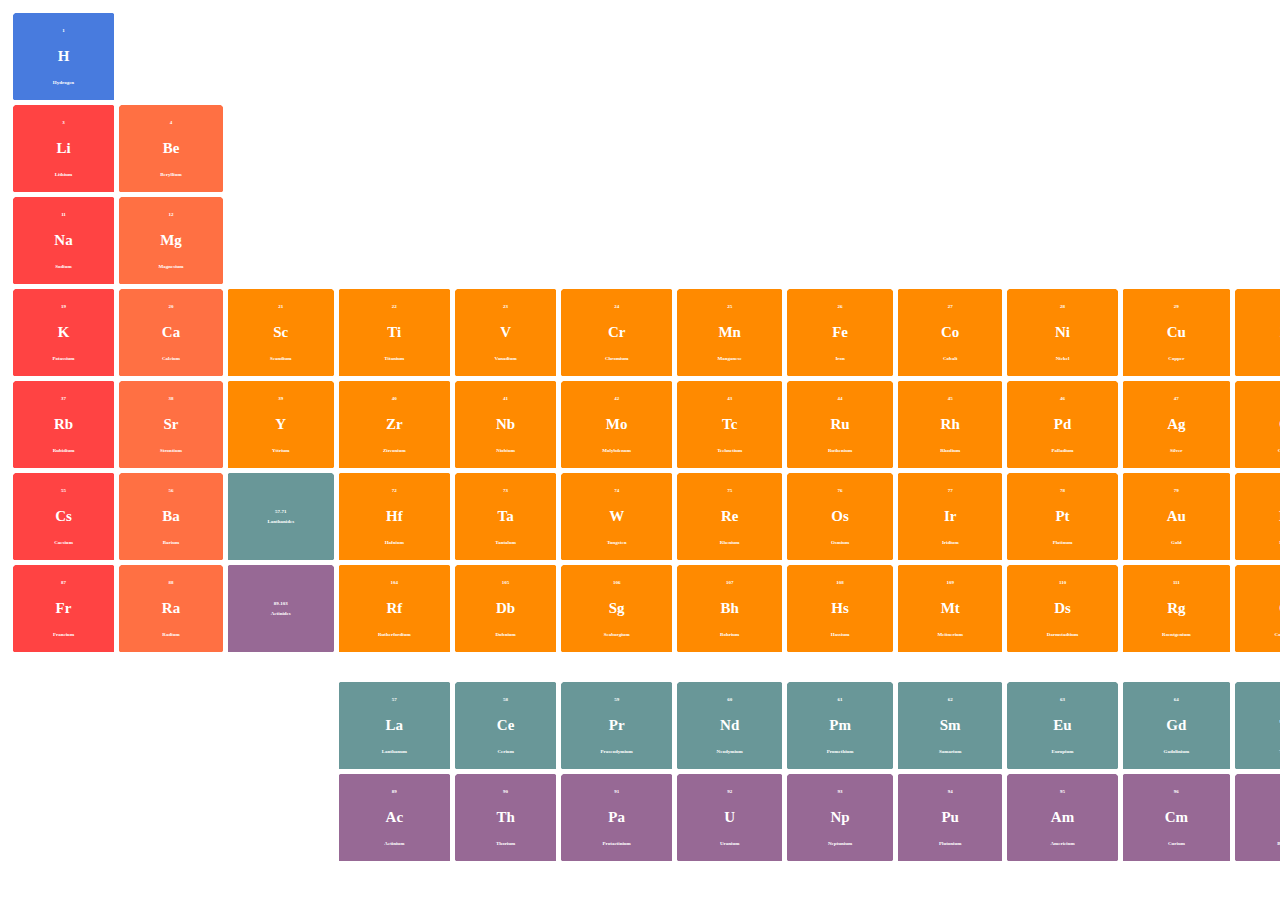
<file: ITEA-HW-2/elements/index.html>
<!DOCTYPE html>
<html lang="en">
  <head>
    <meta charset="UTF-8" />
    <meta http-equiv="X-UA-Compatible" content="IE=edge" />
    <meta name="viewport" content="width=device-width, initial-scale=1.0" />
    <title>Table</title>
    <style>
      table,
      td {
        border-width: 5px;
        border-style: solid;
        color: white;
        text-align: center;
        border-collapse: collapse;
        padding: 10px;
        margin: 0 auto;
        width: 2000px;
        font-weight: bold;
        border-radius:10px;
      }
      .number,
      .name {
        font-size: 5px;
      }
      .element {
        font-size: 15px;
      }
 
    </style>
    <link href="./style.css" rel="stylesheet" type="text/css">
  </head>
  <body>
    <div class="wrapper">
    <table>
      <tr>
        <td style="background-color: #487BDE;">
          <p class="number">1</p>
          <p class="element">H</p>
          <p class="name">Hydrogen</p>
        </td>
        <td></td>
        <td></td>
        <td></td>
        <td></td>
        <td></td>
        <td></td>
        <td></td>
        <td></td>
        <td></td>
        <td></td>
        <td></td>
        <td></td>
        <td></td>
        <td></td>
        <td></td>
        <td></td>
        <td class="noble-gas">
          <p class="number">2</p>
          <p class="element">He</p>
          <p class="name">Helium</p>
        </td>
      </tr>
      <tr>
        <td class="alkali">
          <p class="number">3</p>
          <p class="element">Li</p>
          <p class="name">Lithium</p>
        </td>
        <td class="alkaline-earth">
          <p class="number">4</p>
          <p class="element">Be</p>
          <p class="name">Beryllium</p>
        </td>
        <td></td>
        <td></td>
        <td></td>
        <td></td>
        <td></td>
        <td></td>
        <td></td>
        <td></td>
        <td></td>
        <td></td>
        <td class="metalloid">
          <p class="number">5</p>
          <p class="element">B</p>
          <p class="name">Boron</p>
        </td>
        <td class="nonmetal">
          <p class="number">6</p>
          <p class="element">C</p>
          <p class="name">Carbon</p>
        </td>
        <td class="nonmetal">
          <p class="number">7</p>
          <p class="element">N</p>
          <p class="name">Nitrogen</p>
        </td>
        <td class="nonmetal">
          <p class="number">8</p>
          <p class="element">O</p>
          <p class="name">Oxygen</p>
        </td>
        <td class="halogens">
          <p class="number">9</p>
          <p class="element">F</p>
          <p class="name">Fluorine</p>
        </td>
        <td class="noble-gas">
          <p class="number">10</p>
          <p class="element">Ne</p>
          <p class="name">Neon</p>
        </td>
      </tr>
      <tr>
        <td class="alkali">
          <p class="number">11</p>
          <p class="element">Na</p>
          <p class="name">Sodium</p>
        </td>
        <td class="alkaline-earth">
          <p class="number">12</p>
          <p class="element">Mg</p>
          <p class="name">Magnesium</p>
        </td>
        <td></td>
        <td></td>
        <td></td>
        <td></td>
        <td></td>
        <td></td>
        <td></td>
        <td></td>
        <td></td>
        <td></td>
        <td class="metals">
          <p class="number">13</p>
          <p class="element">Al</p>
          <p class="name">Aluminium</p>
        </td>
        <td class="metalloid">
          <p class="number">14</p>
          <p class="element">Si</p>
          <p class="name">Silicon</p>
        </td>
        <td class="nonmetal">
          <p class="number">15</p>
          <p class="element">P</p>
          <p class="name">Phosphorus</p>
        </td>
        <td class="nonmetal">
          <p class="number">16</p>
          <p class="element">S</p>
          <p class="name">Sulfur</p>
        </td>
        <td class="halogens">
          <p class="number">17</p>
          <p class="element">Cl</p>
          <p class="name">Chlorine</p>
        </td>
        <td class="noble-gas">
          <p class="number">18</p>
          <p class="element">Ar</p>
          <p class="name">Argon</p>
        </td>
      </tr>
      <tr>
        <td class="alkali">
          <p class="number">19</p>
          <p class="element">K</p>
          <p class="name">Potassium</p>
        </td>
        <td class="alkaline-earth">
          <p class="number">20</p>
          <p class="element">Ca</p>
          <p class="name">Calcium</p>
        </td>
        <td class="transition-metals">
          <p class="number">21</p>
          <p class="element">Sc</p>
          <p class="name">Scandium</p>
        </td>
        <td class="transition-metals">
          <p class="number">22</p>
          <p class="element">Ti</p>
          <p class="name">Titanium</p>
        </td>
        <td class="transition-metals">
          <p class="number">23</p>
          <p class="element">V</p>
          <p class="name">Vanadium</p>
        </td>
        <td class="transition-metals">
          <p class="number">24</p>
          <p class="element">Cr</p>
          <p class="name">Chromium</p>
        </td>
        <td class="transition-metals">
          <p class="number">25</p>
          <p class="element">Mn</p>
          <p class="name">Manganese</p>
        </td>
        <td class="transition-metals">
          <p class="number">26</p>
          <p class="element">Fe</p>
          <p class="name">Iron</p>
        </td>
        <td class="transition-metals">
          <p class="number">27</p>
          <p class="element">Co</p>
          <p class="name">Cobalt</p>
        </td>
        <td class="transition-metals">
          <p class="number">28</p>
          <p class="element">Ni</p>
          <p class="name">Nickel</p>
        </td>
        <td class="transition-metals">
          <p class="number">29</p>
          <p class="element">Cu</p>
          <p class="name">Copper</p>
        </td>
        <td class="transition-metals">
          <p class="number">30</p>
          <p class="element">Zn</p>
          <p class="name">Zinc</p>
        </td>
        <td class="metals">
          <p class="number">31</p>
          <p class="element">Ga</p>
          <p class="name">Gallium</p>
        </td>
        <td class="metalloid">
          <p class="number">32</p>
          <p class="element">Ge</p>
          <p class="name">Germanium</p>
        </td>
        <td class="metalloid">
          <p class="number">33</p>
          <p class="element">As</p>
          <p class="name">Arsenic</p>
        </td>
        <td class="nonmetal">
          <p class="number">34</p>
          <p class="element">Se</p>
          <p class="name">Selenium</p>
        </td>
        <td class="halogens">
          <p class="number">35</p>
          <p class="element">Br</p>
          <p class="name">Bromine</p>
        </td>
        <td class="noble-gas">
          <p class="number">36</p>
          <p class="element">Kr</p>
          <p class="name">Krypton</p>
        </td>
      </tr>
      <tr>
        <td class="alkali">
          <p class="number">37</p>
          <p class="element">Rb</p>
          <p class="name">Rubidium</p>
        </td>
        <td class="alkaline-earth">
          <p class="number">38</p>
          <p class="element">Sr</p>
          <p class="name">Strontium</p>
        </td>
        <td class="transition-metals">
          <p class="number">39</p>
          <p class="element">Y</p>
          <p class="name">Yttrium</p>
        </td>
        <td class="transition-metals">
          <p class="number">40</p>
          <p class="element">Zr</p>
          <p class="name">Zirconium</p>
        </td>
       <td class="transition-metals">
          <p class="number">41</p>
          <p class="element">Nb</p>
          <p class="name">Niobium</p>
        </td>
        <td class="transition-metals">
          <!-- Here in maket number 43 is indicated. -->
          <p class="number">42</p>
          <p class="element">Mo</p>
          <p class="name">Molybdenum</p>
        </td>
        <td class="transition-metals">
          <p class="number">43</p>
          <p class="element">Tc</p>
          <p class="name">Technetium</p>
        </td>
        <td class="transition-metals">
          <p class="number">44</p>
          <p class="element">Ru</p>
          <p class="name">Ruthenium</p>
        </td>
        <td class="transition-metals">
          <p class="number">45</p>
          <p class="element">Rh</p>
          <p class="name">Rhodium</p>
        </td>
        <td class="transition-metals">
          <p class="number">46</p>
          <p class="element">Pd</p>
          <p class="name">Palladium</p>
        </td>
        <td class="transition-metals">
          <p class="number">47</p>
          <p class="element">Ag</p>
          <p class="name">Silver</p>
        </td>
        <td class="transition-metals">
          <p class="number">48</p>
          <p class="element">Cd</p>
          <p class="name">Cadmium</p>
        </td>
        <td class="metals">
          <p class="number">49</p>
          <p class="element">In</p>
          <p class="name">Indium</p>
        </td>
        <td class="metals">
          <p class="number">50</p>
          <p class="element">Sn</p>
          <p class="name">Tin</p>
        </td>
        <td class="metalloid">
          <p class="number">51</p>
          <p class="element">Sb</p>
          <p class="name">Antimony</p>
        </td>
        <td class="metalloid">
          <p class="number">52</p>
          <p class="element">Te</p>
          <p class="name">Tellurium</p>
        </td>
        <td class="halogens">
          <p class="number">53</p>
          <p class="element">I</p>
          <p class="name">Iodine</p>
        </td>
        <td class="noble-gas">
          <p class="number">54</p>
          <p class="element">Xe</p>
          <p class="name">Xenon</p>
        </td>
      </tr>
      <tr>
        <td class="alkali">
          <p class="number">55</p>
          <p class="element">Cs</p>
          <p class="name">Caesium</p>
        </td>
        <td class="alkaline-earth">
          <p class="number">56</p>
          <p class="element">Ba</p>
          <p class="name">Barium</p>
        </td>
        <td class="lanthanide">
          <p class="number">57-71</p>
          <p class="element" style="font-size: 5px;">Lanthanides</p>
          <p class="name"> </p>
        </td>
        <td class="transition-metals">
          <p class="number">72</p>
          <p class="element">Hf</p>
          <p class="name">Hafnium</p>
        </td>
        <td class="transition-metals">
          <p class="number">73</p>
          <p class="element">Ta</p>
          <p class="name">Tantalum</p>
        </td>
        <td class="transition-metals">
          <p class="number">74</p>
          <p class="element">W</p>
          <p class="name">Tungsten</p>
        </td>
        <td class="transition-metals">
          <p class="number">75</p>
          <p class="element">Re</p>
          <p class="name">Rhenium</p>
        </td>
        <td class="transition-metals">
          <p class="number">76</p>
          <p class="element">Os</p>
          <p class="name">Osmium</p>
        </td>
        <td class="transition-metals">
          <p class="number">77</p>
          <p class="element">Ir</p>
          <p class="name">Iridium</p>
        </td>
        <td class="transition-metals">
          <p class="number">78</p>
          <p class="element">Pt</p>
          <p class="name">Platinum</p>
        </td>
        <td class="transition-metals">
          <p class="number">79</p>
          <p class="element">Au</p>
          <p class="name">Gold</p>
        </td>
        <td class="transition-metals">
          <p class="number">80</p>
          <p class="element">Hg</p>
          <p class="name">Mercury</p>
        </td>
        <td class="metals">
          <p class="number">81</p>
          <p class="element">Tl</p>
          <p class="name">Thallium</p>
        </td>
        <td class="metals">
          <p class="number">82</p>
          <p class="element">Pb</p>
          <p class="name">Lead</p>
        </td>
        <td class="metals">
          <p class="number">83</p>
          <p class="element">Bi</p>
          <p class="name">Bismuth</p>
        </td>
        <td class="metalloid">
          <p class="number">84</p>
          <p class="element">Po</p>
          <p class="name">Polonium</p>
        </td>
        <td class="halogens">
          <p class="number">85</p>
          <p class="element">At</p>
          <p class="name">Astatine</p>
        </td>
        <td class="noble-gas">
          <p class="number">86</p>
          <p class="element">Rn</p>
          <p class="name">Radon</p>
        </td>
      </tr>
      <tr>
        <td class="alkali">
          <p class="number">87</p>
          <p class="element">Fr</p>
          <p class="name">Francium</p>
        </td>
        <td class="alkaline-earth">
          <p class="number">88</p>
          <p class="element">Ra</p>
          <p class="name">Radium</p>
        </td>
        <td class="actinide">
          <p class="number">89-103</p>
          <p class="element"  style="font-size: 5px;">Actinides</p>
          <p class="name"> </p>
        </td>
        <td class="transition-metals">
          <p class="number">104</p>
          <p class="element">Rf</p>
          <p class="name">Rutherfordium</p>
        </td>
        <td class="transition-metals">
          <p class="number">105</p>
          <p class="element">Db</p>
          <p class="name">Dubnium</p>
        </td>
        <td class="transition-metals">
          <p class="number">106</p>
          <p class="element">Sg</p>
          <p class="name">Seaborgium</p>
        </td>
        <td class="transition-metals">
          <p class="number">107</p>
          <p class="element">Bh</p>
          <p class="name">Bohrium</p>
        </td>
        <td class="transition-metals">
          <p class="number">108</p>
          <p class="element">Hs</p>
          <p class="name">Hassium</p>
        </td>
        <td class="transition-metals">
          <p class="number">109</p>
          <p class="element">Mt</p>
          <p class="name">Meitnerium</p>
        </td>
        <td class="transition-metals">
          <p class="number">110</p>
          <p class="element">Ds</p>
          <p class="name">Darmstadtium</p>
        </td>
        <td class="transition-metals">
          <p class="number">111</p>
          <p class="element">Rg</p>
          <p class="name">Roentgenium</p>
        </td>
        <td class="transition-metals">
          <p class="number">112</p>
          <p class="element">Cn</p>
          <p class="name">Copernicium</p>
        </td>
        <td class="metals">
          <p class="number">113</p>
          <p class="element">Nh</p>
          <p class="name">Nihonium</p>
        </td>
        <td class="metals">
          <p class="number">114</p>
          <p class="element">Fl</p>
          <p class="name">Flerovium</p>
        </td>
        <td class="metals">
          <p class="number">115</p>
          <p class="element">Mc</p>
          <p class="name">Moscovium</p>
        </td>
        <td class="metals">
          <p class="number">116</p>
          <p class="element">Lv</p>
          <p class="name">Livermorium</p>
        </td>
        <td class="halogens">
          <p class="number">117</p>
          <p class="element">Ts</p>
          <p class="name">Tennessine</p>
        </td>
        <td class="noble-gas">
          <p class="number">118</p>
          <p class="element">Og</p>
          <p class="name">Oganesson</p>
        </td>
      </tr>
      <!-- Empty row -->
      <tr>
        <td></td>
        <td></td>
        <td></td>
        <td></td>
        <td></td>
        <td></td>
        <td></td>
        <td></td>
        <td></td>
        <td></td>
        <td></td>
        <td></td>
        <td></td>
        <td></td>
        <td></td>
        <td></td>
        <td></td>
        <td></td>
      </tr>
      <tr>
        <td></td>
        <td></td>
        <td></td>
        <td class="lanthanide">
          <p class="number">57</p>
          <p class="element">La</p>
          <p class="name">Lanthanum</p>
        </td>
        <td class="lanthanide">
          <p class="number">58</p>
          <p class="element">Ce</p>
          <p class="name">Cerium</p>
        </td>
        <td class="lanthanide">
          <p class="number">59</p>
          <p class="element">Pr</p>
          <p class="name">Praseodymium</p>
        </td>
        <td class="lanthanide">
          <p class="number">60</p>
          <p class="element">Nd</p>
          <p class="name">Neodymium</p>
        </td>
        <td class="lanthanide">
          <p class="number">61</p>
          <p class="element">Pm</p>
          <p class="name">Promethium</p>
        </td>
        <td class="lanthanide">
          <p class="number">62</p>
          <p class="element">Sm</p>
          <p class="name">Samarium</p>
        </td>
        <td class="lanthanide">
          <p class="number">63</p>
          <p class="element">Eu</p>
          <p class="name">Europium</p>
        </td>
        <td class="lanthanide">
          <p class="number">64</p>
          <p class="element">Gd</p>
          <p class="name">Gadolinium</p>
        </td>
        <td class="lanthanide">
          <p class="number">65</p>
          <p class="element">Tb</p>
          <p class="name">Terbium</p>
        </td>
        <td class="lanthanide">
          <p class="number">66</p>
          <p class="element">Dy</p>
          <p class="name">Dysprosium</p>
        </td>
        <td class="lanthanide">
          <p class="number">67</p>
          <p class="element">Ho</p>
          <p class="name">Holmium</p>
        </td>
        <td class="lanthanide">
          <p class="number">68</p>
          <p class="element">Er</p>
          <p class="name">Erbium</p>
        </td>
        <td class="lanthanide">
          <p class="number">69</p>
          <p class="element">Tm</p>
          <p class="name">Thulium</p>
        </td>
        <td class="lanthanide">
          <p class="number">70</p>
          <p class="element">Yb</p>
          <p class="name">Ytterbium</p>
        </td>
        <td class="lanthanide">
          <p class="number">71</p>
          <p class="element">Lu</p>
          <p class="name">Lutetium</p>
        </td>
      </tr>
      <tr>
        <td></td>
        <td></td>
        <td></td>
        <td class="actinide">
          <p class="number">89</p>
          <p class="element">Ac</p>
          <p class="name">Actinium</p>
        </td>
        <td class="actinide">
          <p class="number">90</p>
          <p class="element">Th</p>
          <p class="name">Thorium</p>
        </td>
        <td class="actinide">
          <p class="number">91</p>
          <p class="element">Pa</p>
          <p class="name">Protactinium</p>
        </td>
        <td class="actinide">
          <p class="number">92</p>
          <p class="element">U</p>
          <p class="name">Uranium</p>
        </td>
        <td class="actinide">
          <p class="number">93</p>
          <p class="element">Np</p>
          <p class="name">Neptunium</p>
        </td>
        <td class="actinide">
          <p class="number">94</p>
          <p class="element">Pu</p>
          <p class="name">Plutonium</p>
        </td>
        <td class="actinide">
          <p class="number">95</p>
          <p class="element">Am</p>
          <p class="name">Americium</p>
        </td>
        <td class="actinide">
          <p class="number">96</p>
          <p class="element">Cm</p>
          <p class="name">Curium</p>
        </td>
        <td class="actinide">
          <p class="number">97</p>
          <p class="element">Cf</p>
          <p class="name">Berkelium</p>
        </td>
        <td class="actinide">
          <p class="number">98</p>
          <p class="element">Es</p>
          <p class="name">Californium</p>
        </td>
        <td class="actinide">
          <p class="number">99</p>
          <p class="element">Fm</p>
          <p class="name">Einsteinium</p>
        </td>
        <td class="actinide">
          <p class="number">100</p>
          <p class="element">Md</p>
          <p class="name">Fermium</p>
        </td>
        <td class="actinide">
          <p class="number">101</p>
          <p class="element">No</p>
          <p class="name">Mendelevium</p>
        </td>
        <td class="actinide">
          <p class="number">102</p>
          <p class="element">Lr</p>
          <p class="name">Nobelium</p>
        </td>
        <td class="actinide">
          <p class="number">103</p>
          <p class="element">Rf</p>
          <p class="name">Lawrencium</p>
        </td>
      </tr>
    </table>
  </div>
  </body>
</html>
</file>
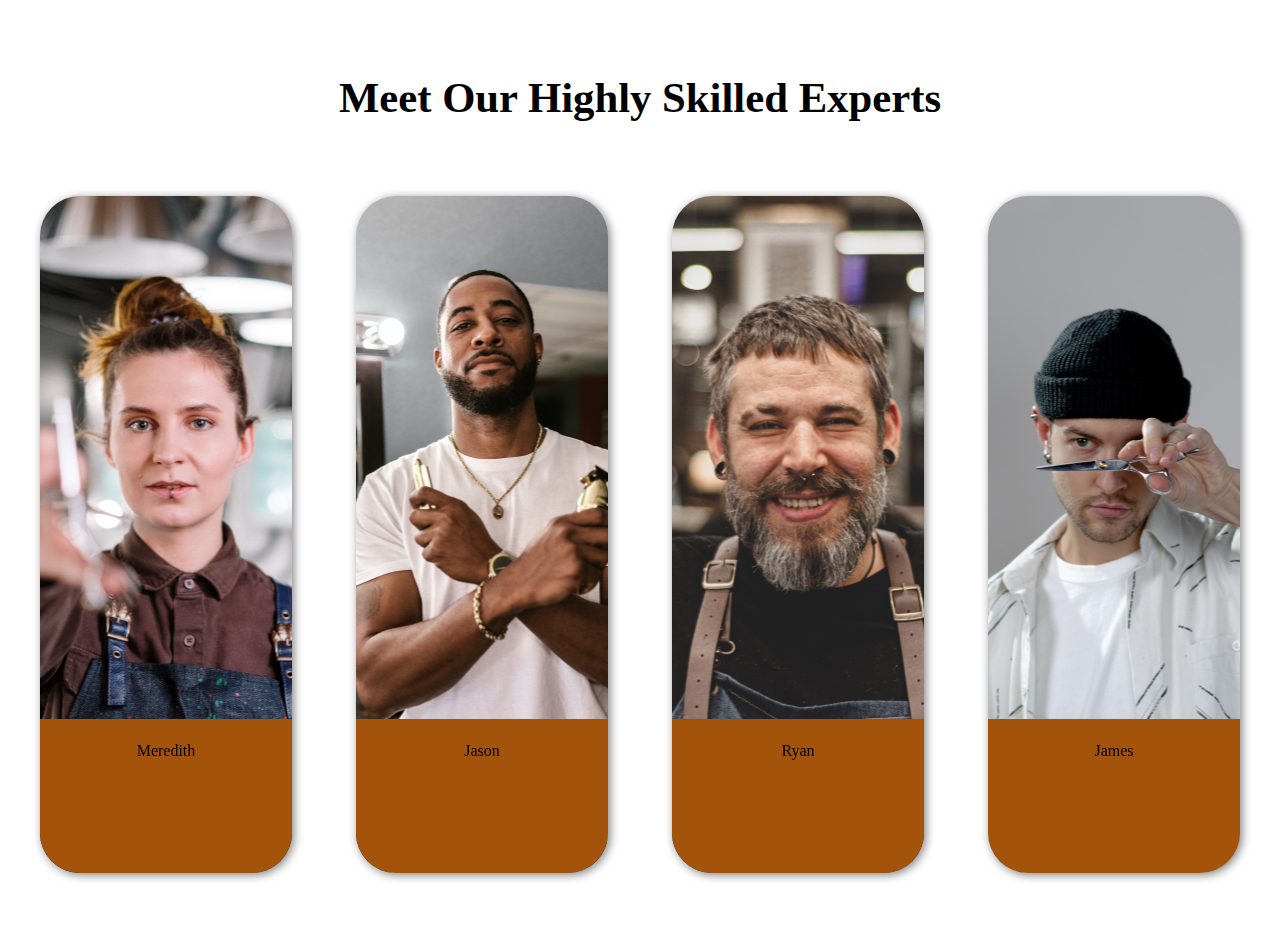
<file: test.html>
<!DOCTYPE html>
<html lang="en">
  <head>
    <meta charset="UTF-8" />
    <meta http-equiv="X-UA-Compatible" content="IE=edge" />
    <meta name="viewport" content="width=device-width, initial-scale=1.0" />
    <title>Document</title>
    <link rel="stylesheet" href="./test.css" />
  </head>
  <body>
    <section class="team" id="team">
      <h1 class="team__h1">Meet Our Highly Skilled Experts</h1>
      <div class="team__photo">
        <div class="team__photo-first team__photo_border">
          <p class="team__photo_name">Meredith</p>
        </div>
        <div class="team__photo-second team__photo_border">
          <p class="team__photo_name">Jason</p>
        </div>
        <div class="team__photo-third team__photo_border">
          <p class="team__photo_name">Ryan</p>
        </div>
        <div class="team__photo-forth team__photo_border">
          <p class="team__photo_name">James</p>
        </div>
      </div>
    </section>
  </body>
</html>
</file>
<file: ITEA-HW-3/css/style.css>
/* font-family: 'Inika', serif;
font-family: 'M PLUS 1', sans-serif;
font-family: 'Marcellus SC', serif; */

/* global */
body {
  max-width: 1400px;
  font-weight: 700;
  margin: 0 auto;
  font-family: "Inika", serif;
}

.blue {
  color: #3e45e8;
}
.yellow {
  color: #e8c23e;
}
.uppercase {
  text-transform: uppercase;
}

h2 {
  font-weight: 700;
  font-size: 40px;
  line-height: 157.3%;
  margin-bottom: 10px;
}

.underline {
  border: 3px solid #3e45e8;
  width: 402px;
  margin-bottom: 33px;
  margin-top: 0;
}

ul {
  list-style: none;
  padding-left: 0;
}
li {
  display: inline-block;
}
img {
  display: block;
  margin: 0 auto;
}

/* Header */
.header {
  text-align: center;
  font-family: "M PLUS 1", sans-serif;
  font-weight: 400;
  font-size: 48px;
  line-height: 70px;
  letter-spacing: 0.1em;
  padding: 31px;
}

/* Banner */
.banner {
  border: 1px solid black;
  background-image: url("../img/banner.png");
  width: 1440px;
  height: 803px;
  background-repeat: no-repeat;
  background-size: cover;
  padding-top: 195px;
  padding-left: 118px;
}
.banner-content {
  color: #ffffff;
  font-size: 48px;
  background-image: url("../img/flag.png");
  background-repeat: no-repeat;
  font-family: "Inika", serif;
  line-height: 157.3%;
  padding-left: 30px;
}

/* Main-content */
.main-content {
  margin: 81px;
}
.list-place {
  border: 1px solid gray;
  border-radius: 30px;
  box-shadow: 10px 10px 30px gray, -10px -10px 30px gray, 10px 10px 30px gray;
  max-width: 300px;
}
.places {
  margin-top: 121px;
  margin-left: 76px;
  margin-right: 80px;
  display: flex;
  justify-content: space-between;
}

h3 {
  padding-left: 10px;
  color: #1e8df2;
  font-weight: 700;
  font-size: 24px;
  line-height: 157.3%;
}
.list-place > p {
  padding-left: 10px;
  color: #e8c23e;
  font-weight: 400;
  font-size: 20px;
  line-height: 157.3%;
  padding-bottom: 25px;
}

/* additional content */

.text-center {
  text-align: center;
}
.line-center {
  margin: 30px auto;
}

.img-place {
  max-width: 300px;
}
button {
  background-color: #2a61f0;
  color: #ffffff;
  font-weight: 700;
  font-family: "Inika", serif;
  margin: 0 auto;
  display: block;
  font-size: 64px;
  width: 591px;
  height: 121px;
}

/* footer */
footer {
  background-color: #2f4a4b;
  margin-top: 31px;
}
.footer {
  text-align: center;
  font-family: "M PLUS 1", sans-serif;
  font-weight: 400;
  font-size: 48px;
  line-height: 70px;
  letter-spacing: 0.1em;
}
a {
  font-family: "Marcellus SC";
  font-style: normal;
  font-weight: 400;
  font-size: 36px;
  line-height: 45px;
  letter-spacing: 0.1em;
  color: #a89d9d;
  line-height: 80px;
}
.contact {
  text-align: center;
}
.list-network {
  text-align: center;
}
</file>
<file: ITEA-HW-4/css/style.css>
/* PT Sans 700, 400 */
body {
  font-weight: 400;
  font-family: PT Sans;
  max-width: 1920px;
  margin: 0 auto;
  background-color: #f5f5f5;
}

.header {
  background-color: #202846;
  color: #ffffff;
  font-weight: 700;
  font-size: 24px;
  line-height: 31px;
  display: flex;
  align-items: center;
  text-align: center;
  position: fixed;
  /* height: 90px; */
  z-index: 1;
  /* padding-right: 10%; */
}
.logo {
  margin-left: 30px;
}
ul {
  margin-left: 100px;
}
li {
  display: inline-block;
  padding: 54px;
}
li:hover {
  color: #aeaee2;
}
.lang {
  margin-right: 30px;
}
main {
  max-width: 1489px;
  margin: 0 auto;
}
.content {
  margin: 0;
  padding-top: 115px;
  padding-bottom: 20px;
}
h1 {
  font-weight: 400;
  font-size: 48px;
  color: #202846;
  margin: 0;
}
.italic {
  font-style: italic;
}
h2 {
  font-weight: 400;
  font-size: 28px;
  text-align: center;
  color: rgba(0, 0, 0, 0.61);
  background-color: #e8e8e8;
  padding: 20px;
}
h3 {
  font-size: 36px;
  line-height: 47px;
  color: #353c57;
  margin-top: 23px;
  margin-bottom: 0;
}
.card {
  background-color: #bdbdc6;
  margin: 0 0 36px 0;
  display: flex;
  position: relative;
  transition: all 0.5s;
}
.card:hover {
  background-color: #aeabe2;
}
.card-img {
  padding: 28px 103px;
}
.line {
  border-bottom: 3px solid #ffffff;
  width: 712px;
  margin: 0 0 10px;
}
p {
  font-size: 22px;
  line-height: 28px;
  /* display: flex;
  align-items: center; */
  text-align: center;
  color: #202846;
  background-color: #d7d7dd;
  margin: 0;
  width: 712px;
  height: 184px;
  padding-top: 25px;
  margin-bottom: 30px;
}
button {
  background-color: #202846;
  color: #ffffff;
  font-size: 24px;
  line-height: 31px;
  /* display: flex;
  align-items: center;
  text-align: center; */
  border-radius: 30px;
  width: 200px;
  height: 60px;
  transition: all 0.5s;
}

.card:hover button {
  background-color: #ef075b;
}
.button {
  position: absolute;
  right: -17px;
  bottom: 10px;
}
svg {
  position: absolute;
  right: 10px;
  top: 10px;
}
.card:hover path {
  fill: #ffff00;
}
div.fixed {
  position: fixed;
  right: 0;
  bottom: 100px;
  height: 101px;
}
</file>
<file: ITEA-HW-5/css/style.css>
/* font-family: 'Inter', sans-serif;
font-family: 'Poppins', sans-serif;
font-family: 'Roboto', sans-serif;
font-family: 'Work Sans', sans-serif; */

:root {
  --black-color: #212529;
  --orange-color: #ffb742;
  --white-color: #ffffff;
  --card-color: #292b2e;
  --footer-background: #1c1c1c;
  max-width: 1400px;
  margin: 0 auto;
}
body {
  background-color: var(--black-color);
  font-family: "Poppins", sans-serif;
}

/* HEADER */
.header {
  display: inline-flex;
  justify-content: space-around;
  width: 100%;
}
.nav {
  display: flex;
  width: 30%;
  justify-content: space-between;
}
li {
  list-style-type: none;
}
a {
  text-decoration: none;
}
.link > a {
  color: var(--white-color);
  text-transform: capitalize;
  font-weight: 600;
  font-size: 1.1rem;
}
.nav a:hover {
  color: var(--orange-color);
}
.btn {
  background-color: var(--orange-color);
  color: var(--black-color);
  border-radius: 50px;
  width: 121px;
  height: 40px;
  text-align: center;
  padding-top: 1rem;
  margin: 2rem 0;
}
.btn > a {
  color: var(--black-color);
  font-weight: 700;
  font-size: 1.1rem;
  padding: 0.6rem 1.4rem;
}

/* descrition */
.description {
  margin-top: 100px;
  color: var(--white-color);
  text-align: center;
  font-family: "Inter", sans-serif;
}

.description__h1 {
  font-size: 2rem;
}
.description__h1 > span {
  color: var(--orange-color);
}
.description__h2 {
  font-size: 3rem;
}

.description > p {
  font-size: 1.5rem;
  text-transform: capitalize;
  /* font-weight: 400; */
}

/* cards */

.cards {
  display: flex;
  justify-content: space-around;
  align-items: center;
}
.card {
  width: 30%;
  background-color: var(--card-color);
  border-radius: 10px;
  padding: 2rem;
  display: flex;
  justify-content: space-around;
  box-sizing: border-box;
  text-align: center;
  font-weight: 700;
  font-family: "Inter", sans-serif;
}
.card > div > div:first-of-type {
  color: var(--orange-color);
  font-size: 2rem;
}
.card > div > div:last-of-type {
  color: var(--white-color);
  font-size: 1rem;
}
.card:hover > div > div:last-of-type,
.card:hover > div > div:first-of-type {
  color: var(--black-color);
}
.card:hover {
  background: linear-gradient(
    94.3deg,
    #ffb742 0%,
    rgba(255, 123, 66, 0.76) 99.33%
  );
}
/* main*/
.about-me {
  display: flex;
  margin-top: 220px;
}
.about-me img {
  margin-right: 60px;
}
.main__h1 {
  text-transform: uppercase;
  color: var(--orange-color);
  font-size: 1.25rem;
  font-weight: 600;
  background: rgba(255, 255, 255, 0.08);
  border-radius: 50px;
  width: 148px;
  height: 42px;
  text-align: center;
  padding-top: 1rem;
  display: inline-block;
}
.main__h2 {
  color: var(--white-color);
  font-family: "Roboto", sans-serif;
  font-size: 3rem;
  margin: 10px 0 50px 0;
}
.main__p {
  font-family: "Poppins";
  font-style: normal;
  font-weight: 400;
  font-size: 16px;
  line-height: 30px;
  /* or 188% */
  color: #d5d5d5;
}

.skills {
  display: flex;
  justify-content: space-between;
}
.skill {
  width: 50%;
}
.techs {
  display: flex;
  align-items: flex-end;
  flex-direction: column;
  /* width: 100%; */
}
.tech {
  background-color: #383e45;
  border-radius: 10px;
  width: 80px;
  height: 80px;
  margin: 0.1em;
}
.techs > div {
  display: flex;
}
.tech > img {
  padding: 16px;
}
.tech:hover {
  background-color: #ffb742;
  opacity: 50%;
}

/* Works */
.works {
  text-align: center;
}
.works-nav {
  display: inline-flex;
  justify-content: space-around;
  align-items: center;
  width: 40%;
  margin-top: 2rem;
}

.work-nav > a {
  color: var(--white-color);
  font-size: 0.9rem;
  border-radius: 3px;
  padding: 10px 20px;
}
.work-nav:hover > a {
  color: var(--black-color);
  background-color: var(--orange-color);
}
.works-pic {
  display: flex;
}
.work-pick {
  display: flex;
  flex-direction: column;
}
.work-pic > img {
  margin: 1.8rem 1.2rem;
}
/* Feddback */
.testimonials {
  text-align: center;
  padding-top: 135px;
  padding-bottom: 250px;
}

.feedbacks {
  display: flex;
  justify-content: space-between;
}
.img {
  margin-top: 90px;
  padding-left: 35px;
  text-align: left;
}
.feedback {
  width: 30%;
  background-color: var(--white-color);
  border-radius: 8px;
}
.feedback > img {
  display: inline;
  padding-left: 35px;
  margin-right: 25px;
}
.feedback > .main__p {
  font-size: 16px;
  line-height: 30px;
  color: #000000;
  width: 80%;
  text-align: left;
  padding: 10px 35px 20px;
}
.person {
  display: flex;
  justify-content: flex-start;
  margin-left: 35px;
  padding-top: 20px;
  padding-bottom: 55px;
}
.person span {
  color: #000000;
  font-weight: 700;
  font-size: 20px;
  line-height: 34px;
}
.person > img {
  margin-right: 25px;
}
.person p {
  text-align: left;
}

/* Footer */
footer {
  font-family: "Work Sans", sans-serif;
  background-color: var(--footer-background);
}
.footer {
  display: flex;
  justify-content: space-evenly;
  padding-bottom: 90px;
  padding-top: 150px;
}
footer > h1 {
  padding-bottom: 30px;
}
.footer__p {
  color: #d4d4d4;
  font-weight: 600;
  font-size: 0.9rem;
  line-height: 32px;
}
.nav__h1 {
  font-weight: 700;
  font-size: 21.5865px;
  line-height: 32px;
  color: #f5fbf2;
}
.footer .nav {
  flex-direction: column;
  justify-content: space-evenly;
}
.footer a {
  line-height: 2rem;
  color: #7b7b7b;
}
.footer_nav {
  width: 20%;
}
p.news {
  line-height: 2rem;
  color: #7b7b7b;
  margin-top: 0;
}
h1.news {
  margin-bottom: 8px;
}
</file>
<file: ITEA-HW-7/styles/style.css>
:root {
  font-family: "Rosario", sans-serif;
  font-size: 36px;
  max-width: 1920px;
  margin: 0 auto;
  scroll-behavior: smooth;
  --white: #fffcfc;
  --logo-background: #fffbfb;
  --black-color: #000000;
  --background-color-main: #e5e5e5;
  --background-white: #ffffff;
  background-color: var(--background-color-main);
}
body {
  max-width: 100%;
  min-height: 100vh;
  background-color: var(--background-color-main);
  margin: 0;
}
/* header */
.header {
  display: flex;
  justify-content: space-between;
  background-color: var(--black-color);
  position: sticky;
  top: 0;
  height: 10vh;
  z-index: 4;
}
.header__logo {
  background-color: var(--logo-background);
}
nav {
  padding: 40px;
}
.header__nav {
  text-align: right;
  margin: 0 auto;
}
.header__list {
  list-style: none;
  display: inline;
  padding: 10px;
}
.header__link {
  text-decoration: none;
  font-style: italic;
  font-weight: 700;
  line-height: 44px;
  color: var(--white);
}

section {
  box-sizing: border-box;
  min-height: 90vh;
  background-color: var(--background-white);
  padding-top: 10vh;
}
/* Page 1: main content */

@keyframes showLeft {
  from {
    left: -100%;
  }

  to {
    left: 0;
  }
}

@keyframes showRight {
  from {
    right: -100%;
  }

  to {
    right: 0;
  }
}

.main {
  display: flex;
  justify-content: space-evenly;
  align-items: center;
  padding-top: 10%;
}
.side {
  width: 20%;
  height: 70%;
}
.middle {
  width: 25%;
  height: 45%;
  align-self: flex-start;
  padding-top: 1%;
}
.main__photo.side {
  margin-bottom: 10%;
}
.main__photo_middle {
  width: 95%;
  height: 100%;
  border-radius: 30px;
}
.main__photo_side {
  width: 95%;
  height: 100%;
}
.middle-left,
.side-left,
.middle-right,
.side-right {
  position: relative;
}
.middle-left {
  animation: showLeft 1s linear;
}
.middle-right {
  animation: showRight 1s linear;
}
.side-left {
  animation: showLeft 2s linear;
}
.side-right {
  animation: showRight 2s linear;
}

/* Page 2: services */
.service {
  display: flex;
  justify-content: space-between;
  align-items: center;
}
.service__list {
  width: 50%;
  display: flex;
  flex-wrap: wrap;
  justify-content: space-evenly;
}

.service__title {
  text-align: center;
  font-style: italic;
  font-weight: 700;
  font-size: 1.33rem;
  color: var(--black-color);
  padding: 0;
  margin: 0 auto;
}
.service__photo {
  width: 50%;
  height: 50%;
}
.service__photo_styling {
  padding: 20px;
  width: 70%;
}
.service__master-photo {
  margin: 0;
  width: 50%;
  align-self: stretch;
}
.service__master-photo > img {
  height: 100%;
  width: 100%;
}

.service__photo_one {
  animation: RotateOne 7s linear infinite;
}

@keyframes RotateOne {
  0% {
    transform: translate(10px, 10px);
  }
  25% {
    transform: translate(470px, 10px);
  }
  50% {
    transform: translate(470px, 435px);
  }
  75% {
    transform: translate(10px, 435px);
  }
  100% {
    transform: translate(10px, 10px);
  }
}
.service__photo_two {
  animation: RotateTwo 7s linear infinite;
}

@keyframes RotateTwo {
  0% {
    transform: translate(10px, 10px);
  }
  25% {
    transform: translate(10px, 435px);
  }
  50% {
    transform: translate(-470px, 435px);
  }
  75% {
    transform: translate(-470px, 10px);
  }
  100% {
    transform: translate(10px, 10px);
  }
}
.service__photo_three {
  animation: RotateThree 7s linear infinite;
}

@keyframes RotateThree {
  0% {
    transform: translate(10px, 10px);
  }
  25% {
    transform: translate(10px, -430px);
  }
  50% {
    transform: translate(500px, -430px);
  }
  75% {
    transform: translate(500px, 10px);
  }
  100% {
    transform: translate(10px, 10px);
  }
}
.service__photo_four {
  animation: RotateFour 7s linear infinite;
}

@keyframes RotateFour {
  0% {
    transform: translate(10px, 10px);
  }
  25% {
    transform: translate(-470px, 10px);
  }
  50% {
    transform: translate(-470px, -430px);
  }
  75% {
    transform: translate(10px, -430px);
  }
  100% {
    transform: translate(10px, 10px);
  }
}

/*  Page 3: team */
.team__h1 {
  font-size: 2.67rem;
  line-height: 116px;
  text-align: center;
  margin: 40px auto;
}
.team__photo {
  display: flex;
  justify-content: space-around;
}
.team__photo div {
  height: 677px;
  width: 20%;
}
.team__photo-first {
  background-image: url("../img/team_photo1.png");
}
.team__photo-second {
  background-image: url("../img/team_photo2.png");
}
.team__photo-third {
  background-image: url("../img/team_photo3.png");
}
.team__photo-forth {
  background-image: url("../img/team_photo4.png");
}
.team__photo_border {
  border-radius: 40px;
  position: relative;
  transition: all 0.3s;
  cursor: pointer;
}
.team__photo_name {
  text-align: center;
  background-color: #a3530a;
  width: 100%;
  height: 154px;
  margin: 0;
  padding: 0;
  position: absolute;
  bottom: 0;
  border-radius: 0 0 40px 40px;
  line-height: 4;
  opacity: 0;
}
.team__photo_border:hover .team__photo_name {
  opacity: 1;
}
.team__photo-first:hover {
  background-image: url("../img/team_photo1_hover.png");
}
.team__photo-second:hover {
  background-image: url("../img/team_photo2_hover.png");
}
.team__photo-third:hover {
  background-image: url("../img/team_photo3_hover.png");
}
.team__photo-forth:hover {
  background-image: url("../img/team_photo4_hover.png");
}

/* Page 4: contacts */
.contacts {
  width: 90%;
  margin: 0 auto;
  display: flex;
  flex-wrap: wrap;
  background-color: var(--background-color-main);
}
.contacts__form {
  width: 60%;
}
.contacts__map {
  width: 40%;
  padding-top: 70px;
}
iframe {
  height: 90%;
}
.contacts__form-card {
  display: flex;
  justify-content: space-between;
}
.contacts__form_h1 {
  font-style: italic;
  font-size: 1.78rem;
  text-align: center;
}
.contact__form_input,
.contact__form-message {
  font-size: 1rem;
  padding: 20px;
  margin: 15px;
  border: none;
}
.contact__form_input::placeholder,
.contact__form-message {
  font-family: "Rosario";
  font-style: normal;
  font-weight: 700;
  font-size: 1rem;
  line-height: 44px;
  display: flex;
  align-items: center;

  color: rgba(0, 0, 0, 0.5);
}
.contact__form-message {
  resize: none;
}
.contacts__info {
  font-style: italic;
  font-size: 0.83rem;
  text-align: center;
  color: #000000;
  display: flex;
  width: 100%;
  justify-content: space-between;
}
.bold {
  font-weight: 700;
  font-style: normal;
}
.contacts__info a {
  text-decoration: none;
  color: #000000;
}
.contacts__info p {
  margin: 0;
}
.working-hours_h1 {
  margin: 0 auto;
  font-size: 1rem;
  line-height: 44px;
  font-style: normal;
  padding-bottom: 25px;
}
.social-media_h1 {
  margin: 0;
  font-style: normal;
  font-size: 0.83rem;
}
.contacts__contact-info,
.contacts__working-hours,
.contacts__social-media {
  width: 30%;
}
.social-media__link {
  text-align: justify;
  padding-left: 185px;
}
</file>
<file: ITEA-HW-8/styles/style.css>
:root {
  font-family: "Rosario", sans-serif;
  font-size: 36px;
  max-width: 1620px;
  margin: 0 auto;
  scroll-behavior: smooth;
  --white: #fffcfc;
  --logo-background: #fffbfb;
  --black-color: #000000;
  --background-color-main: #e5e5e5;
  --background-white: #ffffff;
  background-color: var(--background-color-main);
}
body {
  max-width: 100%;
  min-height: 100vh;
  background-color: var(--background-color-main);
  margin: 0;
}
/* header */
.header {
  display: flex;
  justify-content: space-between;
  background-color: var(--black-color);
  position: sticky;
  top: 0;
  height: 11vh;
  z-index: 4;
}
.header__logo {
  background-color: var(--logo-background);
}
.header__logo img {
  height: 100%;
}
nav {
  
  padding: 1%;
}
.header__nav {
  text-align: right;
  margin: 0 auto;
}
.header__list {
  list-style: none;
  display: inline;
  padding: 10px;
}
.header__link {
  text-decoration: none;
  font-style: italic;
  font-weight: 700;
  line-height: 44px;
  color: var(--white);
}

section {
  box-sizing: border-box;
  min-height: 89vh;
  background-color: var(--background-white);
  /* change from 10vh */
  padding-top: 8vh;
}
/* Page 1: main content */

@keyframes showLeft {
  from {
    left: -100%;
  }

  to {
    left: 0;
  }
}

@keyframes showRight {
  from {
    right: -100%;
  }

  to {
    right: 0;
  }
}

.main {
  display: flex;
  justify-content: space-evenly;
  align-items: center;
  padding-top: 8%;
}
.side {
  width: 20%;
  height: 70%;
}
.middle {
  width: 25%;
  height: 45%;
  align-self: flex-start;
  padding-top: 1%;
}
.main__photo.side {
  margin-bottom: 10%;
}
.main__photo_middle {
  width: 95%;
  height: 100%;
  border-radius: 30px;
}
.main__photo_side {
  border-radius: 30px;
  width: 95%;
  height: 100%;
}
.middle-left,
.side-left,
.middle-right,
.side-right {
  position: relative;
}
.middle-left {
  animation: showLeft 1s linear;
}
.middle-right {
  animation: showRight 1s linear;
}
.side-left {
  animation: showLeft 2s linear;
}
.side-right {
  animation: showRight 2s linear;
}

/* Page 2: services */
.service {
  display: flex;
  justify-content: space-between;
  align-items: center;
}
.service__list {
  width: 50%;
  display: flex;
  flex-wrap: wrap;
  justify-content: space-evenly;
}

.service__title {
  text-align: center;
  font-style: italic;
  font-weight: 700;
  font-size: 1.33rem;
  color: var(--black-color);
  padding: 0;
  margin: 0 auto;
}
.service__photo {
  width: 50%;
  height: 50%;
}
.service__photo_styling {
  padding: 20px;
  width: 70%;
}
.service__master-photo {
  margin: 0;
  width: 50%;
  align-self: stretch;
}
.service__master-photo > img {
  height: 100%;
  width: 100%;
}

.service__photo_one {
  animation: RotateOne 5s linear infinite;
}

@keyframes RotateOne {
  0% {
    transform: translate(10px, 10px);
  }
  25% {
    transform: translate(370px, 10px);
  }
  50% {
    transform: translate(370px, 370px);
  }
  75% {
    transform: translate(10px, 370px);
  }
  100% {
    transform: translate(10px, 10px);
  }
}
.service__photo_two {
  animation: RotateTwo 5s linear infinite;
}

@keyframes RotateTwo {
  0% {
    transform: translate(10px, 5px);
  }
  25% {
    transform: translate(10px, 370px);
  }
  50% {
    transform: translate(-370px, 370px);
  }
  75% {
    transform: translate(-370px, 5px);
  }
  100% {
    transform: translate(10px, 5px);
  }
}
.service__photo_three {
  animation: RotateThree 5s linear infinite;
}

@keyframes RotateThree {
  0% {
    transform: translate(10px, 10px);
  }
  25% {
    transform: translate(10px, -370px);
  }
  50% {
    transform: translate(370px, -370px);
  }
  75% {
    transform: translate(370px, 10px);
  }
  100% {
    transform: translate(10px, 10px);
  }
}
.service__photo_four {
  animation: RotateFour 5s linear infinite;
}

@keyframes RotateFour {
  0% {
    transform: translate(10px, 10px);
  }
  25% {
    transform: translate(-370px, 10px);
  }
  50% {
    transform: translate(-370px, -370px);
  }
  75% {
    transform: translate(10px, -370px);
  }
  100% {
    transform: translate(10px, 10px);
  }
}

/*  Page 3: team */
.team__h1 {
  font-size: 2.67rem;
  line-height: 116px;
  text-align: center;
  margin: 40px auto;
}
.team__photo {
  display: flex;
  justify-content: space-around;
}
.team__photo div {
  height: 550px;
  width: 20%;
}
.team__photo-first {
  background-image: url("../img/team_photo1.png");
}
.team__photo-second {
  background-image: url("../img/team_photo2.png");
}
.team__photo-third {
  background-image: url("../img/team_photo3.png");
}
.team__photo-forth {
  background-image: url("../img/team_photo4.png");
}
.team__photo_border {
  border-radius: 40px;
  position: relative;
  transition: all 0.3s;
  cursor: pointer;
  background-size: cover;
  background-position: center;
  filter: brightness(0.5);
  margin-bottom: 3%;
}
.team__photo_name {
  text-align: center;
  background-color: #a3530a;
  color: #fffafa;
  width: 100%;
  height: 3.5rem;
  margin: 0;
  padding: 0;
  position: absolute;
  bottom: 0;
  border-radius: 0 0 40px 40px;
  line-height: 3;
  opacity: 0;
}
.team__photo_border:hover .team__photo_name {
  opacity: 1;
}

div.team__photo_border:hover {
  filter: brightness(1);
}

/* Page 4: contacts */
.contacts {
  width: 90%;
  margin: 0 auto;
  display: flex;
  flex-wrap: wrap;
  background-color: var(--background-color-main);
}
.contacts__form {
  width: 60%;
}
.contacts__map {
  width: 40%;
  padding-top: 5%;
}
iframe {
  height: 90%;
  padding: 1%;
}
.contacts__form-card {
  display: flex;
  justify-content: space-between;
}
.contacts__form_h1 {
  font-style: italic;
  font-size: 1.78rem;
  text-align: center;
}
.contact__form_input,
.contact__form-message {
  font-size: 1rem;
  padding: 1.5%;
  margin: 1.7%;
  border: none;
}
.contact__form_input::placeholder,
.contact__form-message {
  font-family: "Rosario";
  font-style: normal;
  font-weight: 700;
  font-size: 1rem;
  line-height: 44px;
  display: flex;
  align-items: center;

  color: rgba(0, 0, 0, 0.5);
}
.contact__form-message {
  resize: none;
}
.contacts__info {
  font-style: italic;
  font-size: 0.83rem;
  text-align: center;
  color: #000000;
  display: flex;
  width: 100%;
  justify-content: space-between;
}
.bold {
  font-weight: 700;
  font-style: normal;
}
.contacts__info a {
  text-decoration: none;
  color: #000000;
}
.contacts__info p {
  margin: 0;
}
.working-hours_h1 {
  margin: 0 auto;
  font-size: 1rem;
  line-height: 1.2rem;
  font-style: normal;
  padding-bottom: 10%;
}
.social-media_h1 {
  margin: 0;
  font-style: normal;
  font-size: 0.83rem;
}
.contacts__contact-info,
.contacts__working-hours,
.contacts__social-media {
  width: 30%;
}
.social-media__link {
  text-align: justify;
  padding-left: 30%;
}


/* Madia services */


@media screen and (max-width: 992px) {
 :root {
 font-size: 20px;
 }  
 .header{
  height: 8vh;
 }
 .header__list {
  padding: 5px;;
 }
 section{
  height: 92vh;
 }
 .main {
  padding-top:0;
  flex-wrap: wrap;
align-content: flex-start;

 }

.side {
  width: 40%;
  height: 250px;
}
.main__photo.side {
  padding-top: 10%;
  margin: 0;
}

.middle {
  width: 41%;
  height: 250px;
  align-self: flex-start;
  padding-top: 1%;
}

.side-left {
  order: 1;
  animation: showLeft 1s linear;
}
.side-right {
  order: 2;
  animation: showRight 1s linear;
}
.middle-left {
  order: 3;
}
.middle-right {
  order: 4;
}

/* page 2 */

.service__master-photo {
  height: 50%;
  width: 80%;
  align-self: center;

}

.service__list {
  width: 80%;
  display: flex;
  flex-wrap: wrap;
 height: 50%;

}

.service {
  flex-direction: column-reverse;
}
.service__photo {
  width: 25%;
}
@keyframes RotateOne {
  0% {
    transform: translate(91px, -10px);
}

  25% {
    transform: translate(453px, -10px);
}
  50% {
    transform: translate(453px, 160px);
}
  75% {
    transform: translate(91px, 160px);
}
  100% {
    transform: translate(91px, -10px);
  }
}
 @keyframes RotateTwo {
  0% {
    transform: translate(280px, -10px);
}

  25% {
    transform: translate(280px, 160px);
}
  50% {
    transform: translate(-85px, 160px);
}
  75% {
    transform: translate(-85px, -10px);
}
  100% {
    transform: translate(280px, -10px);
}
 }

 @keyframes RotateThree {
  0%    { transform: translate(-260px, 160px);
}

  25% {
    transform: translate(-260px, -10px);
}
  50% {
    transform: translate(107px, -10px);
}
  75% {
    transform: translate(107px, 160px);
}
  100% {
    transform: translate(-260px, 160px);
  }
}
@keyframes RotateFour {
  0% {
    transform: translate(-70px,160px);
  }
  25% {
      transform: translate(-433px, 160px);
  }
  50% {
      transform: translate(-433px, -10px);
  }
  75% {
      transform: translate(-70px, -10px);
  }
  100% {
      transform: translate(-70px, 160px);
}
}
.service__photo_styling {
  padding: 20px 0 0;
}

.service__title {
  font-size: 1rem;
}

/*  Page 3: team */
.team__h1{
  margin:0 auto;
}
.team__photo {
  flex-wrap: wrap;
}
.team__photo div {
  height: 300px;
  width: 40%;
}

/* Page 4: contacts */
.contacts__form-card {
  /* display: flex;
  justify-content: space-between; */
  flex-direction: column;
  width: 100%;
  margin: 0 auto;
  text-align: center;
  justify-content: flex-start;
}

.contacts__form {
  width: 100%;
}

.contacts {
  width: 100%;
  /* margin: 0 auto;
  display: flex;
  flex-wrap: wrap;
  background-color: var(--background-color-main);
  margin: 0; */
}
.contact__form_input {
  /* 
  padding: 1.5%; */
  margin: 10px auto;
  font-size: 1.5rem;
  /* border: none; */
}
.contact__form-message{
  margin: 0 auto;
  font-size: 1.45rem;
  line-height: 10px;
}

iframe {
  height: 100%;
  padding: 1%;
}

}


@media screen and (max-width: 768px) {
  :root {
  font-size: 20px;
  scroll-behavior: smooth;
  }  
section{
  height: auto;
}
.header{
  height: 9vh;
}
.header__list{
  padding: 4px;
}
.main{
  flex-direction: column;
  align-content: center;
  justify-content: space-between;
  flex-wrap: nowrap;
  padding-top: 90px;
  box-sizing: border-box;
}
.side-left {
  order: 1;
  animation: showLeft 1s linear;
}
.middle-right{
  order: 2;
  animation: showRight 2s linear;
}

.middle-left {
  order: 5;
  animation: showLeft 3s linear;
}
.side-right {
  order: 8;
  animation: showRight 4s linear;
}

.middle{
  width: 90%;
  height: 60%;
  flex-direction: column;
}
.side{
  height: 300px;
  width: 90%;
}
.middle{
  display: flex;
  justify-content: center;
  margin: 0 auto;
  padding-right: 23px;
}

.main__photo.side {
  padding-top: 0;
  margin: 0;
  width: 90%;
  /* height: 27%; */
}
.main__photo_middle{
  width: 95%;
  height: 300px;
  padding-bottom: 10px;
}


.middle-left {
  animation: showLeft 3s linear;
}
.middle-right {
  animation: showRight 2s linear;
}
.side-left {
  animation: showLeft 1s linear;
}
.side-right {
  animation: showRight 4s linear;
}



 /* page 2 */
 
 .service__master-photo {
   display: none;
 }
 
 .service__list {
  height: 100%;
 
 }
 
 .service__photo {
   width: 50%;
   /* height: 50%; */
 }

 .service__title {
  font-size: 2rem;
}
.service__photo_styling {
  padding: 50px;
}

 @keyframes RotateOne {
   0% {
     transform: translate(0, 5px);
 }
 
   25% {
     transform: translate(295px, 5px);
 }
   50% {
     transform: translate(295px, 405px);
 }
   75% {
     transform: translate(0, 405px);
 }
   100% {
     transform: translate(0, 5px);
   }
 }
  @keyframes RotateTwo {
   0% {
     transform: translate(0, 0);
 }
 
   25% {
     transform: translate(0, 410px);
 }
   50% {
     transform: translate(-280px, 410px);
 }
   75% {
     transform: translate(-280px, 0);
 }
   100% {
     transform: translate(0, 0);
 }
  }
 
  @keyframes RotateThree {
   0%  { transform: translate(0, 0);
 }
 
   25% {
     transform: translate(0, -410px);
 }
   50% {
     transform: translate(280px, -410px);
 }
   75% {
     transform: translate(280px, 0);
 }
   100% {
     transform: translate(0, 0);
   }
 }
 @keyframes RotateFour {
   0% {
     transform: translate(0, 0);
   }
   25% {
       transform: translate(-285px, 0);
   }
   50% {
       transform: translate(-285px, -410px);
   }
   75% {
       transform: translate(0, -410px);
   }
   100% {
       transform: translate(0, 0);
 }
 }

 

 
 /*  Page 3: team */
 
 .team__photo {
   flex-direction: column;
   align-items: center;
 }
 .team__photo div {
   height: 400px;
   width: 60%;
 }
 
 /* Page 4: contacts */

 .contacts{
  padding: 0;
 }
 iframe {
  margin-left: 40px;
 }


 .contacts__form-card {
   
   flex-direction: column-reverse;
   width: 100%;
   justify-content: flex-end;
 }

 .contact__form-message{
  line-height: 40px;
  margin: 10px;
  padding: 0 4px;
 }
}
</file>
<file: from mentor/HW-6_tips from mentor/style/style.css>
:root {
    font-size: 10px;
    --black: #000000;
    --grey: #CCCCCC;
    --white: #FFFFFF;
}

body {
    font-family: "Space Grotesk", sans-serif;
    font-style: normal;
    font-weight: 400;
    max-width: 1500px;
    max-height: 960px;
    margin: 0;
    background: linear-gradient(112.23deg, #3E718E 0%, #64969B 100%) no-repeat;
}

li {
    list-style-type: none;
}

a {
    text-decoration: none;
    color: var(--white);
}

input:active, :hover, :focus {
    outline: none;
    outline-offset: 0;
}

input::-webkit-outer-spin-button,
input::-webkit-inner-spin-button {
    display: none;
}

input#password.section_register__form_input {
    max-height: 25px;
    font-size: 3rem;
    box-sizing: border-box;
}

select#location.section_register__form_input {
    font-size: 1rem;
    color: #A8A8A8;
}

select#location.section_register__form_input:hover,
input.section_register__form_input:focus {
    color: var(--black);
    outline: 2px solid rgba(45, 79, 97, 0.57);
}

.section_register {
    font-weight: 700;
    width: 60%;
    height: 50%;
    display: flex;
    justify-content: space-between;
    margin: 11rem auto;
    background-color: var(--white);
}

.section_register__item {
    width: 50%;
    padding: 1.5% 3%;
    background: url("../img/background.svg") no-repeat;
    box-sizing: border-box;
}

.section_register__item:last-child {
    background: linear-gradient(160.42deg, #517879 0%, #214159 100%);
    box-shadow: 0 0 1rem .3rem #4E7577;
}

.section_register__header {
    background: linear-gradient(93.38deg, #496F74 -3.47%, #6E9195 35.61%, #2D4F61 84.29%);
    -webkit-background-clip: text;
    -webkit-text-fill-color: transparent;
    font-size: 2.4rem;
    margin: unset;
}

.section_register__title {
    font-size: 2rem;
    text-align: center;
    margin: 6.8rem 0 0 0;
}

.section_register__form {
    position: relative;
    margin: 5%;
}

.section_register__form_item {
    width: 100%;
    display: inline-flex;
    flex-direction: column;
    justify-content: center;
}

.section_register__form_item:nth-child(6) {
    margin-bottom: 9.4rem;
    margin-top: 3rem;
}

.section_register__form_label {
    font-weight: 400;
    font-size: 1.2rem;
    padding-bottom: .5rem;
}

.section_register__form_input {
    min-height: 25px;
    box-sizing: border-box;
    border: .1rem solid rgb(204, 204, 204);
    border-radius: .4rem;

}

.section_register__form_input::placeholder {
    opacity: 30%;
}

.section_register__form_item_description {
    position: absolute;
    max-width: 252px;
    top: 54%;
    margin: unset;
    font-weight: 400;
    font-size: 1rem;
    color: #A8A8A8;
}

.section_register__form_btn {
    font-weight: 700;
    font-size: 1.6rem;
    width: 100%;
    height: 3.4rem;
    margin-bottom: 1.2rem;
    background: #27485D;
    color: var(--white);
    border: 1px solid #284A5E;
    box-shadow: 0 2px 2px 2px rgba(204, 204, 204, 0.1);
    border-radius: 4px;
    cursor: pointer;
}

.section_register__already_description {
    width: 100%;
    font-size: 1.6rem;
    margin: 0 0 3.7rem 0;
    color: #C4C4C4;
    text-align: center;
}

.section_register__already_link {
    color: #476D73;
    border-bottom: .1rem solid;

}

.description {
    font-size: 1.2rem;
    color: #A8A8A8;
}

.section_register__nav_item > ul {
    display: none;
}

.section_register__list {
    width: 100%;
    display: inline-flex;
    justify-content: right;
    margin: unset;
    box-sizing: border-box;
}

.section_register__list_item {
    font-size: 1.6rem;
    padding-bottom: 19rem;
    cursor: pointer;
}

.section_register__list_item:not(:last-child) {
    padding-right: 2.4rem;
}

.section_register__quote {
    width: 100%;
    font-size: 4rem;
    color: var(--white);
    box-sizing: border-box;
    margin: 0 auto;
    padding-left: 15%;
}

.section_register__quote_description {
    display: flex;
    font-size: 1.6rem;
}

@media (max-width: 1000px) {
    body {
        background: unset;
        margin: unset;
    }

    .section_register {
        width: 100%;
        margin: unset;
    }

    .section_register__item:last-child {
        display: none;
    }

    .section_register__item {
        width: 100%;
        background: url("../img/background.svg") no-repeat;
        background-size: contain;
    }

    .section_register__form_item {
        margin-bottom: 2.4rem;
    }

    .section_register__form_item_description {
        top: 58%;
        font-size: 1rem;
    }

    .section_register__header {
        font-size: 3rem;
        margin: unset;
    }

    .section_register__nav {
        display: flex;
        flex-direction: row;
        margin: 8% 5% 8% 5%;
        justify-content: space-between;
        align-items: center;
    }

    .section_register__nav_item > ul {
        display: inline-flex;
    }

    .section_register__list_item {
        padding-bottom: unset;
    }

    .section_register__list_item > a {
        font-size: 2rem;
        color: #2D4F61;
    }

    .section_register__form_item:nth-child(6) {
        margin-top: 4.5rem;
    }

    .section_register__title {
        margin-top: unset;
        font-size: 3rem;
    }

    input#password.section_register__form_input,
    .section_register__form_input,
    .section_register__form_btn {
        min-height: 60px;
    }

    .section_register__form_label {
        font-size: 1.4rem;
    }

    .section_register__form_input,
    select#location.section_register__form_input {
        font-size: 2rem;
        padding-left: 2rem;

    }

    .section_register__form_btn {
        font-size: 2.6rem;
    }

    .section_register__already_description {
        font-size: 2rem;
    }
}
</file>
<file: from mentor/hw7/css/style.css>
@import url("https://fonts.googleapis.com/css2?family=Rosario:ital,wght@0,700;1,600;1,700&family=Volkhov&display=swap");
html {
  font-size: 10px;
  scroll-behavior: smooth;
}

body {
  height: 100%;
  font-family: "Rosario", sans-serif;
  box-sizing: border-box;
  margin: 0;
  padding: 0;
}

header {
  position: fixed;
  top: 0;
  z-index: 999;
  width: 100%;
}

.fullscreen {
  height: 100vh;
  display: flex;
  padding-top: 10.62rem;
}

.navigation {
  background-color: #000;
  padding: 0;
}
.navigation a {
  color: #FFF;
}

.navigation__container {
  display: flex;
  justify-content: space-between;
  padding: 0;
}

.navigation__logo {
  background-color: #FFF;
}
.navigation__logo img {
  height: 100px;
}

.menu__item {
  font-size: 3.6rem;
  font-weight: 700;
  font-style: italic;
  padding-left: 40px;
}
.menu__item:hover {
  animation: shaking 1s ease 0s 1 normal forwards;
}

.navbar-toggler-icon {
  width: 3.5rem;
  height: 3.5rem;
}

@keyframes shaking {
  0%, 100% {
    transform: translateX(0%);
    transform-origin: 50% 50%;
  }
  15% {
    transform: translateX(-20px) rotate(4deg);
  }
  30% {
    transform: translateX(10px) rotate(-4deg);
  }
  45% {
    transform: translateX(-15px) rotate(3.6deg);
  }
  60% {
    transform: translateX(9px) rotate(-2.4deg);
  }
  75% {
    transform: translateX(-6px) rotate(1.2deg);
  }
}
.gallery {
  padding: 7rem 4.3rem;
  flex: 1 1 auto;
  width: 100%;
  display: grid;
  grid-template-columns: repeat(4, 1fr);
  grid-template-rows: repeat(2, 1fr);
  row-gap: 4.5rem;
  column-gap: 3rem;
}

.gallery__items {
  position: relative;
  height: 100%;
  align-self: center;
  opacity: 0;
}
.gallery__items img {
  border-radius: 4rem;
  position: absolute;
  top: 0;
  left: 0;
  width: 100%;
  height: 100%;
  object-fit: cover;
}

.item_1 {
  grid-area: 1/1/3/2;
  height: 70%;
  animation: fadeInLeft 1.5s ease 2s 1 normal forwards;
}

.item_2 {
  grid-area: 1/2/2/3;
  animation: fadeInLeft 1.5s ease 1s 1 normal forwards;
}

.item_3 {
  grid-area: 1/3/2/4;
  animation: fadeInRight 1.5s ease 1s 1 normal forwards;
}

.item_4 {
  grid-area: 2/2/3/3;
  animation: fadeInLeft 1.5s ease 1s 1 normal forwards;
}

.item_5 {
  grid-area: 2/3/3/4;
  animation: fadeInRight 1.5s ease 1s 1 normal forwards;
}

.item_6 {
  grid-area: 1/4/3/5;
  height: 70%;
  animation: fadeInRight 1.5s ease 2s 1 normal forwards;
}

@keyframes fadeInLeft {
  0% {
    opacity: 0;
    transform: translateX(-55rem);
  }
  100% {
    opacity: 1;
    transform: translateX(0);
  }
}
@keyframes fadeInRight {
  0% {
    opacity: 0;
    transform: translateX(55rem);
  }
  100% {
    opacity: 1;
    transform: translateX(0);
  }
}
.services {
  padding-top: 2.7rem;
  width: 50%;
  display: flex;
  flex-wrap: wrap;
  justify-content: space-evenly;
}
.services:hover .services__item:nth-child(1) {
  animation: rotate_1 7s ease 0s infinite normal forwards;
}
.services:hover .services__item:nth-child(2) {
  animation: rotate_2 7s ease 0s infinite normal forwards;
}
.services:hover .services__item:nth-child(3) {
  animation: rotate_3 7s ease 0s infinite normal forwards;
}
.services:hover .services__item:nth-child(4) {
  animation: rotate_4 7s ease 0s infinite normal forwards;
}

.poster {
  width: 50%;
  background: url("../img/screen_2/scissors.jpeg") center center/cover no-repeat;
}

.services__item {
  width: 50%;
  display: flex;
  flex-direction: column;
  align-items: center;
}
.services__item img {
  width: 30rem;
  height: 30rem;
  border-radius: 50%;
}
.services__item p {
  margin: 0;
  text-align: center;
  font-weight: 700;
  font-size: 4.8rem;
}

@keyframes rotate_1 {
  0% {
    transform: translate(0, 0);
  }
  25% {
    transform: translate(100%, 0);
  }
  50% {
    transform: translate(100%, 100%);
  }
  75% {
    transform: translate(0, 100%);
  }
  100% {
    transform: translate(0, 0);
  }
}
@keyframes rotate_2 {
  0% {
    transform: translate(0, 0);
  }
  25% {
    transform: translate(0, 100%);
  }
  50% {
    transform: translate(-100%, 100%);
  }
  75% {
    transform: translate(-100%, 0);
  }
  100% {
    transform: translate(0, 0);
  }
}
@keyframes rotate_3 {
  0% {
    transform: translate(0, 0);
  }
  25% {
    transform: translate(0, -100%);
  }
  50% {
    transform: translate(100%, -100%);
  }
  75% {
    transform: translate(100%, 0);
  }
  100% {
    transform: translate(0, 0);
  }
}
@keyframes rotate_4 {
  0% {
    transform: translate(0, 0);
  }
  25% {
    transform: translate(-100%, 0);
  }
  50% {
    transform: translate(-100%, -100%);
  }
  75% {
    transform: translate(0, -100%);
  }
  100% {
    transform: translate(0, 0);
  }
}
.personal {
  display: flex;
  flex-direction: column;
}

.personal__header {
  font-weight: 700;
  font-size: 9.6rem;
  text-align: center;
  margin: 0;
  padding-bottom: 5.1rem;
}

.personal__content {
  display: flex;
  justify-content: space-around;
  height: 67.7rem;
}
.personal__content:hover .personal__card {
  filter: grayscale(100);
  transition: all 0.5s;
}
.personal__content .personal__card:hover {
  filter: grayscale(0);
}
.personal__content .personal__card:hover p {
  opacity: 1;
}

.personal__card {
  border-radius: 4rem;
  width: 20%;
  height: 100%;
  display: flex;
  flex-direction: column;
  justify-content: end;
}
.personal__card p {
  margin: 0;
  font-family: "Volkhov", sans-serif;
  font-size: 4.8rem;
  text-align: center;
  color: #FFFAFA;
  background-color: rgba(163, 83, 10, 0.7);
  height: 15.4rem;
  line-height: 15.4rem;
  border-bottom-left-radius: 4rem;
  border-bottom-right-radius: 4rem;
  opacity: 0;
  transition: all 0.5s;
}

.person_1 {
  background: url("../img/screen_3/Meredith.jpeg") center center/cover no-repeat;
}

.person_2 {
  background: url("../img/screen_3/Jason.jpeg") center center/cover no-repeat;
}

.person_3 {
  background: url("../img/screen_3/Ryan.jpeg") center center/cover no-repeat;
}

.person_4 {
  background: url("../img/screen_3/James.jpeg") center center/cover no-repeat;
}

.footer {
  display: flex;
  flex-direction: column;
  padding: 0 13rem;
  font-size: 3rem;
  text-align: center;
  font-style: italic;
  font-weight: 600;
  height: 100%;
}
.footer a {
  text-decoration: none;
  color: #000;
}
.footer a:hover {
  background-color: rgba(163, 83, 10, 0.7);
}
.footer p {
  margin: 0;
}
.footer__contact {
  display: flex;
  flex-direction: column;
}
.footer span {
  font-weight: 700;
}
.footer__opening h2 {
  font-size: 3.6rem;
  font-weight: 700;
  margin: 0;
  padding-bottom: 3rem;
}
.footer__social {
  display: flex;
  flex-direction: column;
}
.footer__social h2 {
  padding-bottom: 1rem;
  margin: 0;
  font-size: 3rem;
  font-weight: 700;
}
.footer__social a {
  text-align: left;
}

.footer__first {
  display: flex;
  justify-content: space-between;
}
.footer__first h2 {
  font-size: 6.4rem;
  font-weight: 700;
  font-style: italic;
  margin: 0;
}

.footer__form {
  width: 50%;
}
.footer__form form {
  margin-top: 2rem;
  background: #E5E5E5;
  padding-bottom: 2rem;
}
.footer__form form input {
  padding-left: 1rem;
  border: none;
  height: 8rem;
  margin-top: 3rem;
  margin-bottom: 4rem;
}
.footer__form form input::placeholder {
  font-size: 3.6rem;
  font-weight: 700;
  color: rgba(0, 0, 0, 0.5);
  line-height: 8rem;
}
.footer__form form #name {
  width: 40%;
}
.footer__form form #email {
  width: 45%;
  margin-left: 4.5rem;
}
.footer__form form textarea {
  padding-left: 1rem;
  border: none;
  resize: none;
  height: 20rem;
  width: 93%;
}
.footer__form form textarea::placeholder {
  font-size: 3.6rem;
  font-weight: 700;
  color: rgba(0, 0, 0, 0.5);
}

.footer__map {
  width: 50%;
  margin-left: 4.3rem;
}
.footer__map iframe {
  width: 100%;
  height: 100%;
}

.footer__first, .footer__second {
  padding-top: 4.3rem;
  display: flex;
  justify-content: space-between;
}

.footer__social-insta:before {
  content: url("../img/icon/instagram.png");
  display: inline-block;
  padding-right: 1rem;
}

.footer__social-facebook:before {
  content: url("../img/icon/facebook.png");
  display: inline-block;
  padding-right: 1rem;
}

.footer__social-twitter:before {
  content: url("../img/icon/twiter.png");
  display: inline-block;
  padding-right: 1rem;
}

@media screen and (max-width: 1900px) {
  .services img {
    width: 26rem;
    height: 26rem;
  }

  .services__item p {
    font-size: 3.5rem;
  }
}
@media screen and (max-width: 1620px) {
  .fullscreen {
    height: calc(100vh - 9.9rem);
    padding-top: 9.9rem;
  }

  .header__menu {
    font-size: 3.2rem;
  }

  .services img {
    width: 22rem;
    height: 22rem;
  }

  .services__item p {
    font-size: 3.5rem;
  }

  .personal__header {
    font-size: 7rem;
    padding-top: 1rem;
  }

  .personal__card p {
    height: 10.4rem;
    line-height: 10.4rem;
    font-size: 3.8rem;
  }

  .footer {
    padding: 0 2.5rem;
    font-size: 2.3rem;
  }

  .footer__first h2 {
    font-size: 4rem;
  }

  .footer__form {
    width: 100%;
  }
  .footer__form form input {
    height: 6rem;
    font-size: 2.5rem;
  }
  .footer__form form input::placeholder {
    font-size: 2.5rem;
  }
  .footer__form form textarea {
    height: 15rem;
    font-size: 2.5rem;
  }
  .footer__form form textarea::placeholder {
    font-size: 2.5rem;
  }

  .footer__second {
    margin-top: 2rem;
  }
}
@media screen and (max-width: 1270px) {
  html {
    font-size: 9px;
  }

  .fullscreen {
    height: calc(100vh - 8.9rem);
    padding-top: 8.9rem;
  }

  .header__menu {
    font-size: 3rem;
  }

  .services img {
    width: 22rem;
    height: 22rem;
  }

  .services__item p {
    font-size: 3.5rem;
  }

  .personal__header {
    font-size: 7rem;
    padding-top: 1rem;
  }

  .personal__card p {
    height: 10.4rem;
    line-height: 10.4rem;
    font-size: 3.8rem;
  }

  .footer {
    padding: 0 2.5rem;
    font-size: 2.3rem;
  }

  .footer__first h2 {
    font-size: 4rem;
  }

  .footer__form {
    width: 100%;
  }
  .footer__form form input {
    height: 6rem;
    font-size: 2.5rem;
  }
  .footer__form form input::placeholder {
    font-size: 2.5rem;
  }
  .footer__form form textarea {
    height: 15rem;
    font-size: 2.5rem;
  }
  .footer__form form textarea::placeholder {
    font-size: 2.5rem;
  }

  .footer__second {
    margin-top: 2rem;
  }
}
@media screen and (max-width: 992px) {
  html {
    font-size: 8px;
  }

  .personal {
    height: 100%;
    padding-top: 8.9rem;
  }

  .header {
    height: 8.9rem;
  }

  .header__menu {
    font-size: 2.5rem;
  }

  .gallery {
    padding: 5rem 3.3rem;
    display: grid;
    grid-template-columns: repeat(2, 1fr);
    grid-template-rows: repeat(3, 1fr);
    row-gap: 3.5rem;
  }

  .item_1 {
    grid-area: 1/1/2/2;
    height: 100%;
    animation: fadeInLeft 1.5s ease 2s 1 normal forwards;
  }

  .item_2 {
    grid-area: 1/2/2/3;
    animation: fadeInRight 1.5s ease 1s 1 normal forwards;
  }

  .item_3 {
    grid-area: 2/1/3/2;
    animation: fadeInLeft 1.5s ease 2s 1 normal forwards;
  }

  .item_4 {
    grid-area: 2/2/3/3;
    animation: fadeInRight 1.5s ease 1s 1 normal forwards;
  }

  .item_5 {
    grid-area: 3/1/4/2;
    animation: fadeInLeft 1.5s ease 2s 1 normal forwards;
  }

  .item_6 {
    grid-area: 3/2/4/3;
    height: 100%;
    animation: fadeInRight 1.5s ease 1s 1 normal forwards;
  }

  #Services {
    display: flex;
    flex-direction: column-reverse;
  }

  .services {
    width: 100%;
  }
  .services img {
    width: 22rem;
    height: 22rem;
  }

  .services__item p {
    font-size: 3.5rem;
  }

  .poster {
    width: 100%;
    height: 100%;
    background-attachment: fixed;
  }

  .personal__header {
    font-size: 6rem;
    padding-top: 1rem;
  }

  .personal__content {
    display: grid;
    grid-template-columns: repeat(2, 1fr);
    grid-template-rows: repeat(2, 1fr);
    gap: 3rem;
    padding-left: 3.5rem;
    padding-right: 3.5rem;
  }

  .personal__card {
    width: 100%;
  }
  .personal__card p {
    height: 10.4rem;
    line-height: 10.4rem;
    font-size: 3.8rem;
  }

  .person_2 {
    background: url("../img/screen_3/Jason.jpeg") top center/cover no-repeat;
  }

  .footer {
    padding: 0 2.5rem;
  }
  .footer__opening {
    padding-top: 1.5rem;
  }
  .footer__opening h2 {
    padding-bottom: 1rem;
  }
  .footer__social {
    padding-top: 2rem;
  }
  .footer__social a {
    text-align: center;
  }

  .footer__first {
    flex-direction: column;
  }
  .footer__first h2 {
    font-size: 5.4rem;
  }

  .footer__form {
    width: 100%;
  }
  .footer__form form input {
    height: 6rem;
    font-size: 2.5rem;
  }
  .footer__form form input::placeholder {
    font-size: 2.5rem;
  }
  .footer__form form textarea {
    height: 15rem;
    font-size: 2.5rem;
  }
  .footer__form form textarea::placeholder {
    font-size: 2.5rem;
  }

  .footer__map {
    width: 100%;
    margin-left: 0;
    margin-top: 2rem;
  }

  .footer__second {
    flex-direction: column;
    justify-content: center;
    align-items: center;
  }
}
@media screen and (max-width: 768px) {
  html {
    font-size: 7px;
  }

  .menu__item {
    font-size: 1.6rem;
  }

  .fullscreen {
    height: 100%;
    padding-top: 0;
  }

  .gallery {
    grid-template-columns: 1fr;
    grid-template-rows: repeat(6, 1fr);
    padding-top: 19rem;
  }

  .gallery__items {
    height: 200px;
  }

  .item_1 {
    grid-area: 1/1/2/2;
    animation: fadeInLeft 1.2s ease 2s 1 normal forwards;
  }

  .item_2 {
    grid-area: 2/1/3/2;
    animation: fadeInRight 1.4s ease 1s 1 normal forwards;
  }

  .item_3 {
    grid-area: 3/1/4/2;
    animation: fadeInLeft 1.6s ease 2s 1 normal forwards;
  }

  .item_4 {
    grid-area: 4/1/5/2;
    animation: fadeInRight 1.8s ease 1s 1 normal forwards;
  }

  .item_5 {
    grid-area: 5/1/6/2;
    animation: fadeInLeft 1.9s ease 2s 1 normal forwards;
  }

  .item_6 {
    grid-area: 6/1/7/2;
    animation: fadeInRight 2s ease 1s 1 normal forwards;
  }

  .poster {
    display: none;
  }

  .services img {
    width: 20rem;
    height: 20rem;
  }

  .services__item {
    padding-top: 2rem;
  }
  .services__item p {
    font-size: 3rem;
  }

  .personal__header {
    font-size: 4.5rem;
    margin-top: 5rem;
  }

  .personal__content {
    padding: 0 5rem;
    display: flex;
    flex-direction: column;
    height: 170rem;
    align-items: center;
  }

  .personal__card {
    width: 70%;
  }

  .footer {
    padding: 0 2.5rem;
  }
  .footer__opening {
    padding-top: 1.5rem;
  }
  .footer__opening h2 {
    padding-bottom: 1rem;
  }
  .footer__social {
    padding-top: 2rem;
  }
  .footer__social a {
    text-align: center;
  }

  .footer__first {
    flex-direction: column-reverse;
  }
  .footer__first h2 {
    margin-top: 2rem;
    font-size: 4.4rem;
  }

  .footer__form {
    width: 100%;
  }
  .footer__form form input {
    height: 5rem;
    width: 100%;
    font-size: 2.5rem;
    margin: 2rem 0;
  }
  .footer__form form input::placeholder {
    font-size: 2.5rem;
  }
  .footer__form form textarea {
    height: 12rem;
    width: 86%;
    font-size: 2.5rem;
    margin-left: 1.3rem;
  }
  .footer__form form textarea::placeholder {
    font-size: 2.5rem;
  }
  .footer__form form #name {
    width: 85%;
    margin-left: 1.3rem;
  }
  .footer__form form #email {
    width: 85%;
    margin-left: 1.3rem;
  }

  .footer__map {
    width: 100%;
    height: 45rem;
    margin-top: 2rem;
  }

  .footer__second {
    padding-top: 1rem;
  }
}
</file>
<file: ITEA-HW-2/elements/style.css>
.alkali {
        background-color: #FF4343;
      }

      .alkaline-earth {
        background-color: #FF7043;
      }

      .transition-metals {
        background-color: #FF8A00;
      }

      .metals {
        background-color: #15AE5D;
      }

      .metalloid {
        background-color: #1b99c1;
      }

      .nonmetal {
        background-color: #2D68DA;
      }

      .halogens {
        background-color: #6448ff;
      }

      .noble-gas {
        background-color: #9328fe;
      }

      .lanthanide {
        background-color: #699798;
      }

      .actinide {
        background-color: #976995;
      }
</file>
<file: test.css>
:root {
  height: 100%;
}
body {
  height: 100%;
}

.team__h1 {
  font-size: 2.67rem;
  line-height: 116px;
  text-align: center;
  margin: 40px auto;
}
.team__photo {
  display: flex;
  justify-content: space-around;
}

.team__photo div {
  height: 677px;
  width: 20%;
}
.team__photo-first {
  background-image: url("./img-for-test/team_photo1.png");
}
.team__photo-second {
  background-image: url("./img-for-test/team_photo2.png");
}
.team__photo-third {
  background-image: url("./img-for-test/team_photo3.png");
}
.team__photo-forth {
  background-image: url("./img-for-test/team_photo4.png");
}
.team__photo_border {
  border-radius: 40px;
  position: relative;
  transition: all 0.5s;
  cursor: pointer;
  background-size: cover;
  background-position: center;

  /* filter: brightness(0.5); */
  filter: drop-shadow(2px 2px 5px rgb(0 0 0 / 0.5));
}
.team__photo_name {
  text-align: center;
  background-color: #a3530a;
  width: 100%;
  height: 154px;
  margin: 0;
  padding: 0;
  position: absolute;
  bottom: 0;
  border-radius: 0 0 40px 40px;
  line-height: 4;
  /* opacity: 0; */
}
/* .team__photo_border:hover .team__photo_name {
  opacity: 1; */
/* } */
/* .team__photo:hover > .team__photo_border {
  filter: brightness(0.5);
} */
div.team__photo_border:hover {
  filter: brightness(1);
}

/* .team__photo-first:hover {
  background-image: url("../img/team_photo1_hover.png");
}
.team__photo-second:hover {
  background-image: url("../img/team_photo2_hover.png");
}
.team__photo-third:hover {
  background-image: url("../img/team_photo3_hover.png");
}
.team__photo-forth:hover {
  background-image: url("../img/team_photo4_hover.png");
} */
</file>
